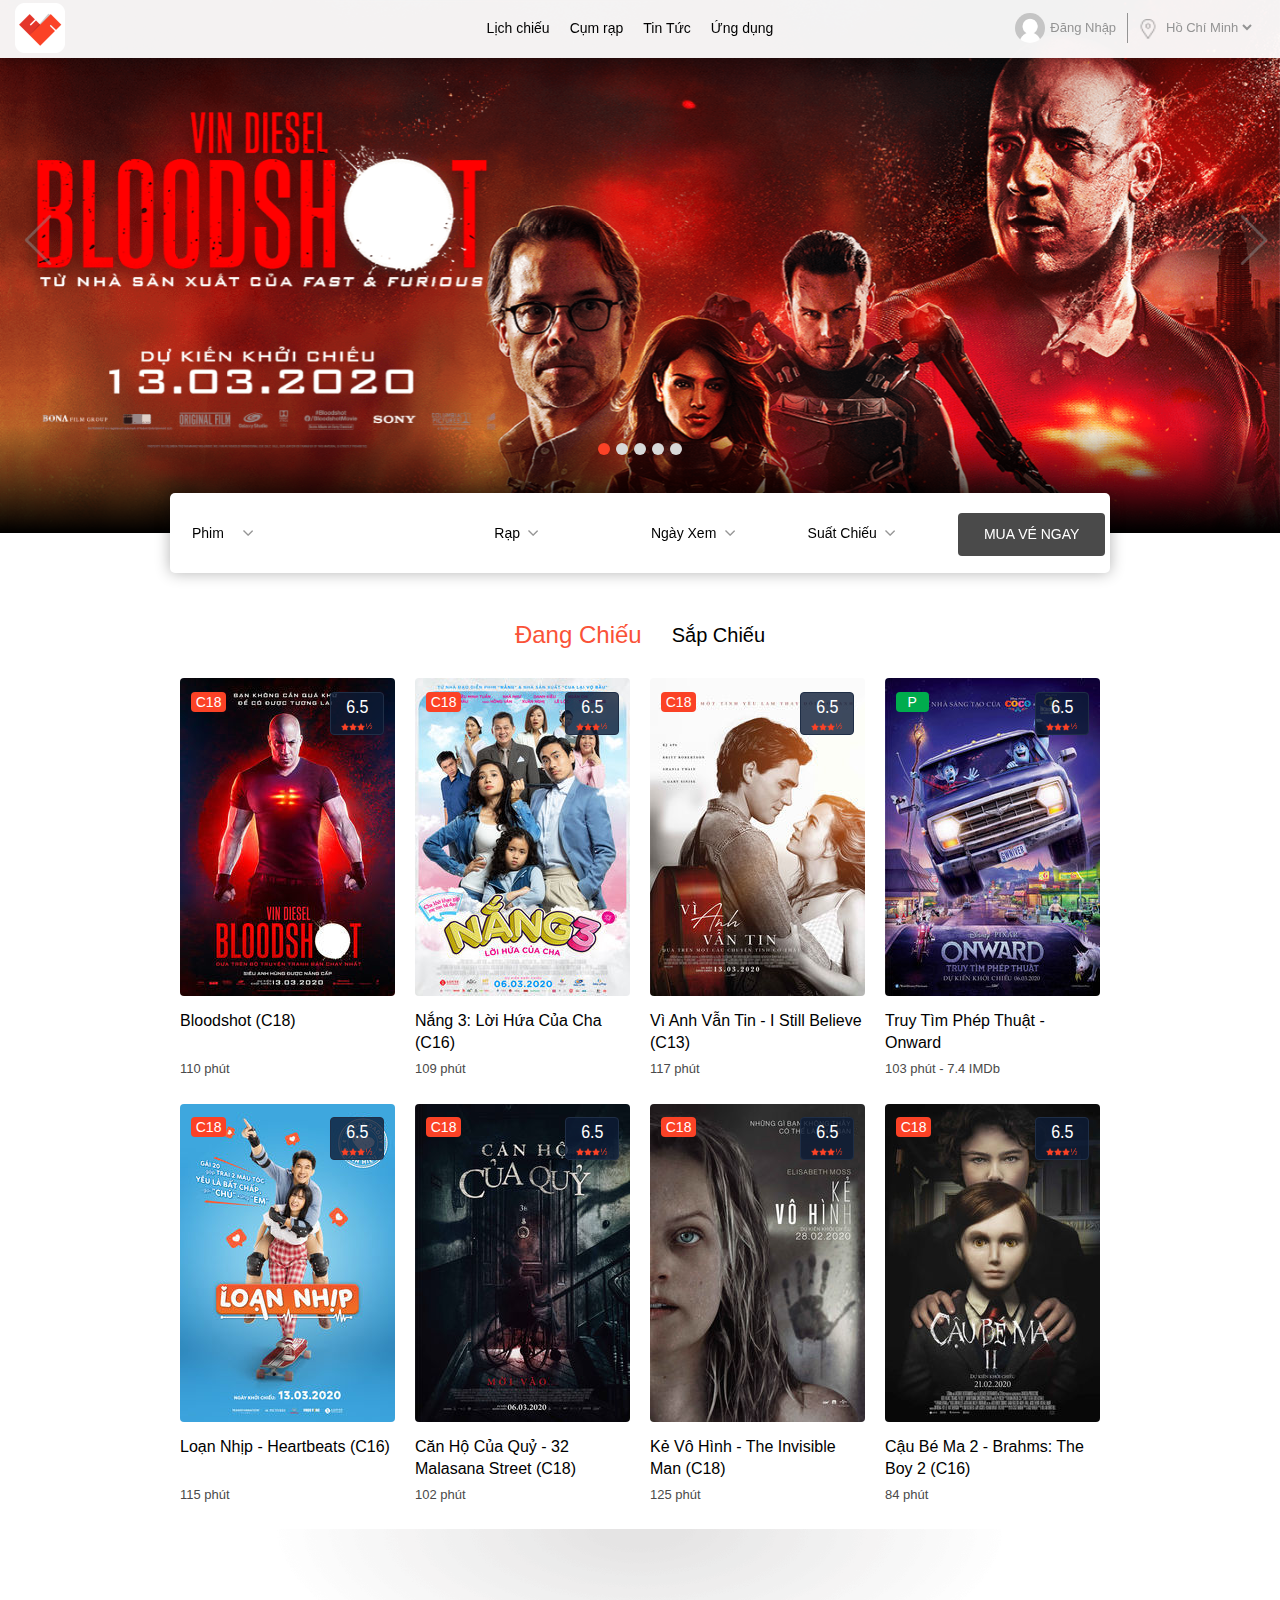
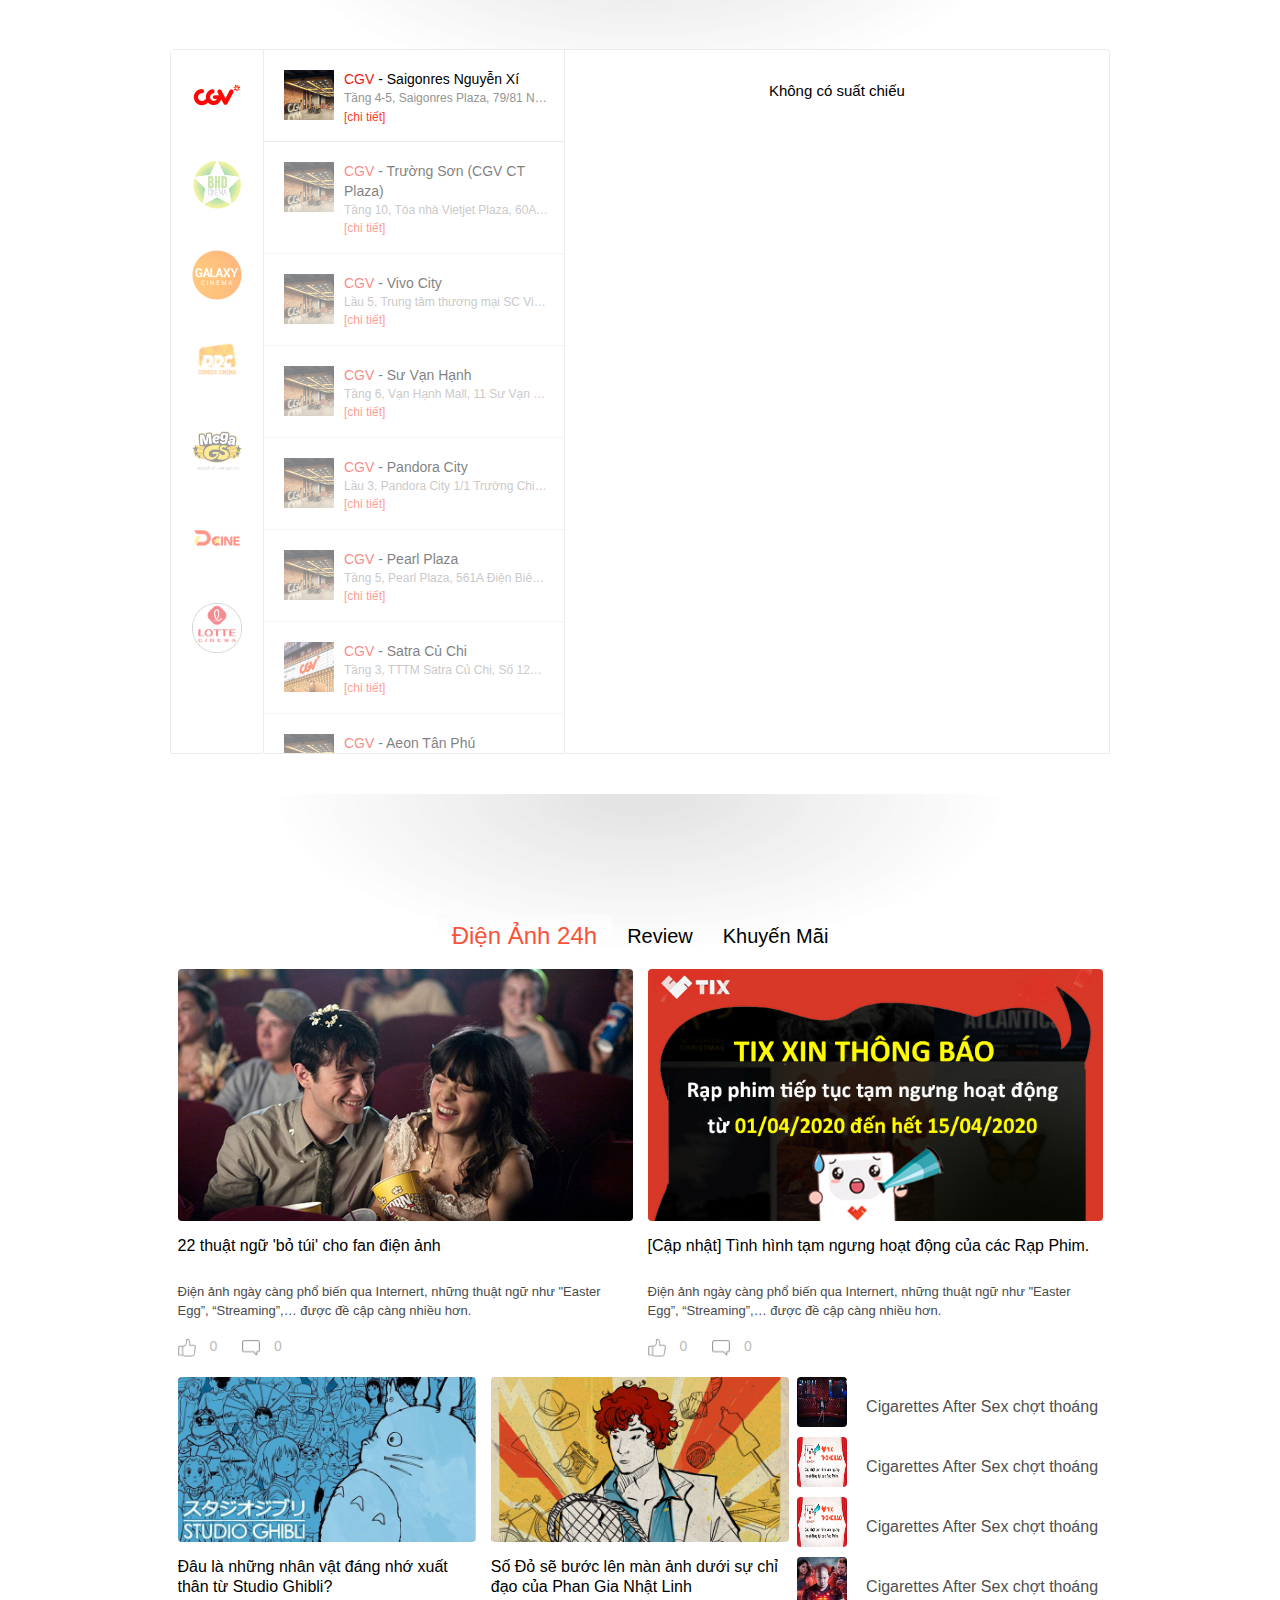
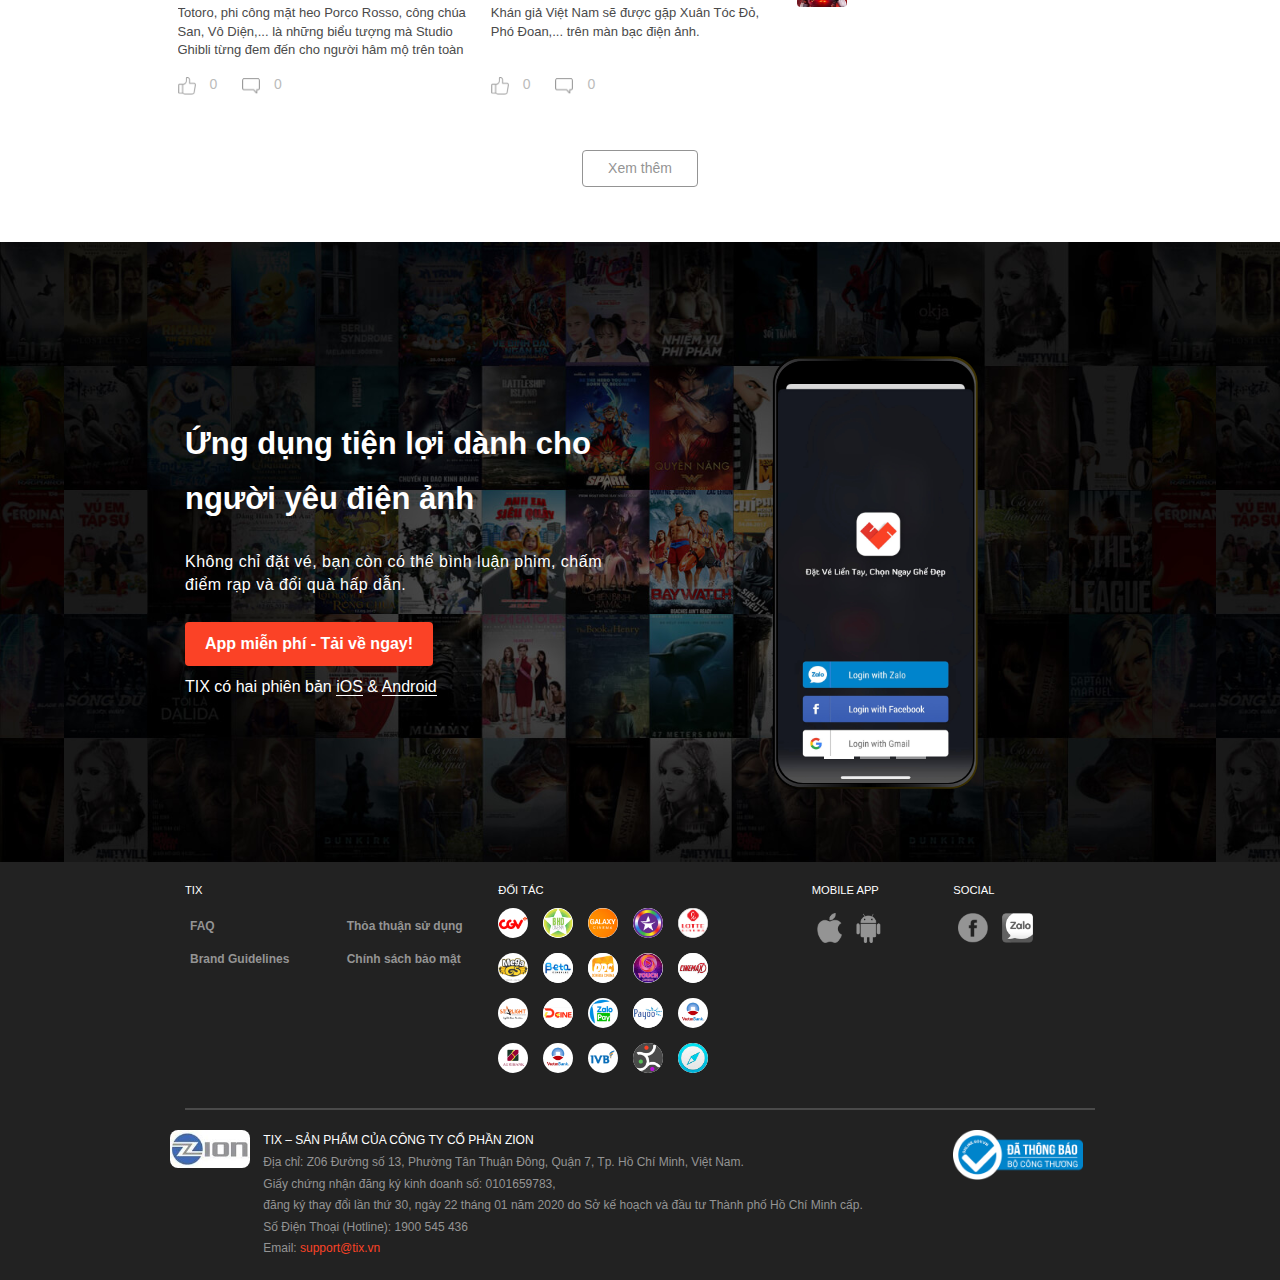
<file: index.html>
<!DOCTYPE html>
<html lang="en">

<head>
    <meta charset="UTF-8" />
    <meta name="viewport" content="width=device-width, initial-scale=1.0" />
    <title>Công nghệ phần mềm - Nhóm 8</title>
    <!--[if lt IE 9]>
      <script src="/js/html5shiv.js"></script>
    <![endif]-->
    <!-- font awesome -->
    <link rel="stylesheet" href="https://cdnjs.cloudflare.com/ajax/libs/font-awesome/5.13.0/css/all.min.css" />
    <!-- bootstrap 4 -->
    <link rel="stylesheet" href="https://stackpath.bootstrapcdn.com/bootstrap/4.4.1/css/bootstrap.min.css" integrity="sha384-Vkoo8x4CGsO3+Hhxv8T/Q5PaXtkKtu6ug5TOeNV6gBiFeWPGFN9MuhOf23Q9Ifjh" crossorigin="anonymous" />
    <!-- owl carousel -->
    <link rel="stylesheet" href="css/owl.carousel.css" />
    <link rel="stylesheet" href="css/owl.theme.default.css" />
    <!-- slick slide -->
    <link rel="stylesheet" href="css/slick.css" />
    <link rel="stylesheet" href="css/slick-theme.css" />
    <!-- main css -->
    <link rel="stylesheet" href="./css/main.css" />
</head>

<body>
    <!-- header -->
    <header class="header">
        <nav class="navbar navbar-expand-sm">
            <div class="header-left col-xl-3 col-lg-2 col-md-2 col-sm-6 col-6">
                <a class="navbar-brand" href="index.html"><img src="./img/web-logo.png" alt="logo" /></a>
            </div>
            <button class="navbar-toggler hidden-sm-up col-6" type="button" data-toggle="collapse" data-target="#navbarSupportedContent" aria-controls="navbarSupportedContent" aria-expanded="false" aria-label="Toggle navigation">
          <img src="./img/button-header.png" alt="button-header" />
        </button>
            <div class="header-center col-xl-6 col-lg-6 col-md-7" id="navbarSupportedContent">
                <div class="collapse navbar-collapse" id="navbarSupportedContent">
                    <ul class="navbar-nav">
                        <li class="nav-item">
                            <a class="nav-link" href="#showTimes">Lịch chiếu</a>
                        </li>
                        <li class="nav-item">
                            <a class="nav-link" href="#movieTheater">Cụm rạp</a>
                        </li>
                        <li class="nav-item">
                            <a class="nav-link" href="#news">Tin Tức</a>
                        </li>
                        <li class="nav-item">
                            <a class="nav-link" href="#appMobile">Ứng dụng</a>
                        </li>
                    </ul>
                </div>
            </div>

            <div class="header-right col-xl-3 col-lg-4 col-md-5 col-sm-6 px-0">
                <div class="avatar">
                    <a href=""><img src="./img/avatar.png" alt="avatar" /><span>Đăng Nhập</span
              ></a
            >
          </div>
          <div class="location">
            <img src="./img/location-header.png" alt="" />
            <select name="location" id="location">
              <option>Hồ Chí Minh</option>
              <option value="HaNoi">Hà Nội</option>
              <option value="DaNang">Đà Nẵng</option>
              <option value="HaiPhong">Hải Phòng</option>
              <option value="BienHoa">Biên Hòa</option>
              <option value="NhaTrang">Nha Trang</option>
              <option value="BinhDuong">Bình Dương</option>
              <option value="PhanThiet">Phan Thiết</option>
            </select>
          </div>
        </div>
      </nav>
    </header>
    <!-- Carousel tix -->
    <section class="carouselTix">
      <div id="carouselTix" class="carousel slide" data-ride="carousel">
        <ol class="carousel-indicators">
          <li data-target="#carouselTix" data-slide-to="0" class="active"></li>
          <li data-target="#carouselTix" data-slide-to="1"></li>
          <li data-target="#carouselTix" data-slide-to="2"></li>
          <li data-target="#carouselTix" data-slide-to="3"></li>
          <li data-target="#carouselTix" data-slide-to="4"></li>
        </ol>
        <div class="carousel-inner">
          <div class="carousel-item active">
            <img
              src="img/vin-dau-nhot.png"
              class="d-block w-100 carousel-img"
              alt="carousel"
            />
            <div class="carousel-play">
              <a data-toggle="modal" data-target="#trailerMovie">
                <img src="img/play-video.png" alt="carousel-play" />
              </a>
            </div>
          </div>
          <div class="carousel-item">
            <img
              src="img/can-ho.jpg"
              class="d-block w-100 carousel-img"
              alt="carousel"
            />
            <div class="carousel-play">
              <a data-toggle="modal" data-target="#trailerMovie">
                <img src="img/play-video.png" alt="carousel-play" />
              </a>
            </div>
          </div>
          <div class="carousel-item">
            <img
              src="img/onward.jpg"
              class="d-block w-100 carousel-img"
              alt="carousel"
            />
            <div class="carousel-play">
              <a data-toggle="modal" data-target="#trailerMovie">
                <img src="img/play-video.png" alt="carousel-play" />
              </a>
            </div>
          </div>
          <div class="carousel-item">
            <img
              src="img/dauan.jpg"
              class="d-block w-100 carousel-img"
              alt="carousel"
            />
            <div class="carousel-play">
              <a data-toggle="modal" data-target="#trailerMovie">
                <img src="img/play-video.png" alt="carousel-play" />
              </a>
            </div>
          </div>
          <div class="carousel-item">
            <img
              src="img/nang-3.jpg"
              class="d-block w-100 carousel-img"
              alt="carousel"
            />
            <div class="carousel-play">
              <a data-toggle="modal" data-target="#trailerMovie">
                <img src="img/play-video.png" alt="carousel-play" />
              </a>
            </div>
          </div>
        </div>

        <a
          class="carousel-control-prev control--back"
          href="#carouselTix"
          role="button"
          data-slide="prev"
        >
          <span aria-hidden="true"
            ><img src="img/back-session.png" alt="back"
          /></span>
                        <span class="sr-only">Previous</span>
                    </a>
                    <a class="carousel-control-next control--next" href="#carouselTix" role="button" data-slide="next">
                        <span aria-hidden="true"><img src="img/next-session.png" alt="next"
          /></span>
                        <span class="sr-only">Next</span>
                    </a>
                </div>
                <div class="background-linear"></div>
                </section>
                <!-- buyTicket -->
                <section class="buyTicket">
                    <div class="buyTicket__content">
                        <div class="item__dropdown dropdown col-xl-4">
                            <a class="dropdown-toggle dropdown-toggle--edit" href="#" role="button" id="movie" data-toggle="dropdown" aria-haspopup="true" aria-expanded="false">
            Phim
          </a>
                            <div class="dropdown-menu dropdown-menu--edit" aria-labelledby="movie">
                                <a class="dropdown-item" href="#">Bloodshot (C18)</a>
                                <a class="dropdown-item" href="#">Nắng 3: Lời Hứa Của Cha (C16)</a>
                                <a class="dropdown-item" href="#">Vì Anh Vẫn Tin - I Still Believe (C13)</a
            >
            <a class="dropdown-item" href="#">Truy Tìm Phép Thuật - Onward</a>
                                <a class="dropdown-item" href="#">Loạn Nhịp - Heartbeats (C16)</a>
                                <a class="dropdown-item" href="#">Căn Hộ Của Quỷ - 32 Malasana Street (C18)</a
            >
            <a class="dropdown-item" href="#"
              >Kẻ Vô Hình - The Invisible Man (C18)</a
            >
            <a class="dropdown-item" href="#"
              >Cậu Bé Ma 2 - Brahms: The Boy 2 (C16)</a
            >
          </div>
        </div>
        <div class="item__dropdown dropdown col-xl-2">
          <a
            class="dropdown-toggle dropdown-toggle--edit"
            href="#"
            role="button"
            id="theater"
            data-toggle="dropdown"
            aria-haspopup="true"
            aria-expanded="false"
          >
            Rạp
          </a>
                                <div class="dropdown-menu dropdown-menu--edit" aria-labelledby="theater">
                                    <a class="dropdown-item" href="#">sada</a>
                                    <a class="dropdown-item" href="#">Another action</a>
                                    <a class="dropdown-item" href="#">Something else here</a>
                                </div>
                            </div>
                            <div class="item__dropdown dropdown col-xl-2">
                                <a class="dropdown-toggle dropdown-toggle--edit" href="#" role="button" id="dayView" data-toggle="dropdown" aria-haspopup="true" aria-expanded="false">
            Ngày Xem
          </a>
                                <div class="dropdown-menu dropdown-menu--edit" aria-labelledby="dayView">
                                    <a class="dropdown-item" href="#">sada</a>
                                    <a class="dropdown-item" href="#">Anothdấdadasder action</a>
                                    <a class="dropdown-item" href="#">Something else here</a>
                                </div>
                            </div>
                            <div class="item__dropdown dropdown col-xl-2">
                                <a class="dropdown-toggle dropdown-toggle--edit" href="#" role="button" id="suatChieu" data-toggle="dropdown" aria-haspopup="true" aria-expanded="false">
            Suất Chiếu
          </a>
                                <div class="dropdown-menu dropdown-menu--edit" aria-labelledby="suatChieu">
                                    <a class="dropdown-item" href="#">sada</a>
                                    <a class="dropdown-item" href="#">Another action</a>
                                    <a class="dropdown-item" href="#">Something else here</a>
                                </div>
                            </div>
                            <div class="item__button col-xl-2">
                                <button class="btn" type="button">Mua vé ngay</button>
                            </div>
                        </div>
                </section>
                <!-- showTimes -->
                <div class="showTimes" id="showTimes">
                    <div class="showTimes__content">
                        <ul class="nav nav-tabs d-flex justify-content-center" id="showTimesTab" role="tablist">
                            <li class="nav-item">
                                <a class="nav-link active" id="nowShowing-tab" data-toggle="tab" href="#nowShowing" role="tab" aria-controls="nowShowing" aria-selected="true">Đang Chiếu</a
            >
          </li>
          <li class="nav-item">
            <a
              class="nav-link"
              id="comingSoon-tab"
              data-toggle="tab"
              href="#comingSoon"
              role="tab"
              aria-controls="comingSoon"
              aria-selected="false"
              >Sắp Chiếu</a
            >
          </li>
        </ul>
        <div class="tab-content" id="showTimesTab">
          <div
            class="tab-pane fade show active"
            id="nowShowing"
            role="tabpanel"
            aria-labelledby="home-tab"
          >
            <div class="nowShowing__content">
              <div class="row">
                <div class="col-sm-3">
                  <div class="film">
                    <a href="detail.html">
                      <div class="film__image">
                        <img src="img/bloodshot.jpg" alt="film__image" />
                        <div class="film__play">
                          <a
                            href="#"
                            data-toggle="modal"
                            data-target="#trailerMovie"
                          >
                            <img src="img/play-video.png" alt="play" />
                          </a>
                    </div>
                    <div class="typePoint">
                        <span class="span--red">C18</span>
                        <span class="point">
                            <p>6.5</p>
                            <p>
                              <img src="img/star1.png" alt="star1" />
                              <img src="img/star1.png" alt="star1" />
                              <img src="img/star1.png" alt="star1" />
                              <img src="img/star1.2.png" alt="star1.2" />
                            </p>
                          </span>
                    </div>
                </div>
                </a>

                <div class="film__info">
                    <div class="info">
                        <p>Bloodshot (C18)</p>
                        <p>110 phút</p>
                    </div>
                    <div class="infoTicket">
                        <a class="btnTicket">Mua vé</a>
                    </div>
                </div>
                </div>
            </div>
            <div class="col-sm-3">
                <div class="film">
                    <div class="film__image">
                        <img src="img/nang-3-loi-hua-cua-cha.jpg" alt="film__image" />
                        <div class="film__play">
                            <a href="#" data-toggle="modal" data-target="#trailerMovie">
                                <img src="img/play-video.png" alt="play" />
                            </a>
                        </div>
                        <div class="typePoint">
                            <span class="span--red">C18</span>
                            <span class="point">
                          <p>6.5</p>
                          <p>
                            <img src="img/star1.png" alt="star1" />
                            <img src="img/star1.png" alt="star1" />
                            <img src="img/star1.png" alt="star1" />
                            <img src="img/star1.2.png" alt="star1.2" />
                          </p>
                        </span>
                        </div>
                    </div>
                    <div class="film__info">
                        <p>Nắng 3: Lời Hứa Của Cha (C16)</p>
                        <p>109 phút</p>
                    </div>
                </div>
            </div>
            <div class="col-sm-3">
                <div class="film">
                    <div class="film__image">
                        <img src="img/vi-anh-van-tin.jpg" alt="film__image" />
                        <div class="film__play">
                            <a href="#" data-toggle="modal" data-target="#trailerMovie">
                                <img src="img/play-video.png" alt="play" />
                            </a>
                        </div>
                        <div class="typePoint">
                            <span class="span--red">C18</span>
                            <span class="point">
                          <p>6.5</p>
                          <p>
                            <img src="img/star1.png" alt="star1" />
                            <img src="img/star1.png" alt="star1" />
                            <img src="img/star1.png" alt="star1" />
                            <img src="img/star1.2.png" alt="star1.2" />
                          </p>
                        </span>
                        </div>
                    </div>
                    <div class="film__info">
                        <p>Vì Anh Vẫn Tin - I Still Believe (C13)</p>
                        <p>117 phút</p>
                    </div>
                </div>
            </div>
            <div class="col-sm-3">
                <div class="film">
                    <div class="film__image">
                        <img src="img/truy-ti-m-phe-p-thua-t-onward.jpg" alt="film__image" />
                        <div class="film__play">
                            <a href="#" data-toggle="modal" data-target="#trailerMovie">
                                <img src="img/play-video.png" alt="play" />
                            </a>
                        </div>
                        <div class="typePoint">
                            <span class="span--green">P</span>
                            <span class="point">
                          <p>6.5</p>
                          <p>
                            <img src="img/star1.png" alt="star1" />
                            <img src="img/star1.png" alt="star1" />
                            <img src="img/star1.png" alt="star1" />
                            <img src="img/star1.2.png" alt="star1.2" />
                          </p>
                        </span>
                        </div>
                    </div>
                    <div class="film__info">
                        <p>Truy Tìm Phép Thuật - Onward</p>
                        <p>103 phút - 7.4 IMDb</p>
                    </div>
                </div>
            </div>
            <div class="col-sm-3">
                <div class="film">
                    <div class="film__image">
                        <img src="img/loan-nhip.jpg" alt="film__image" />
                        <div class="film__play">
                            <a href="#" data-toggle="modal" data-target="#trailerMovie">
                                <img src="img/play-video.png" alt="play" />
                            </a>
                        </div>
                        <div class="typePoint">
                            <span class="span--red">C18</span>
                            <span class="point">
                          <p>6.5</p>
                          <p>
                            <img src="img/star1.png" alt="star1" />
                            <img src="img/star1.png" alt="star1" />
                            <img src="img/star1.png" alt="star1" />
                            <img src="img/star1.2.png" alt="star1.2" />
                          </p>
                        </span>
                        </div>
                    </div>
                    <div class="film__info">
                        <p>Loạn Nhịp - Heartbeats (C16)</p>
                        <p>115 phút</p>
                    </div>
                </div>
            </div>
            <div class="col-sm-3">
                <div class="film">
                    <div class="film__image">
                        <img src="img/can-ho-cua-quy.jpg" alt="film__image" />
                        <div class="film__play">
                            <a href="#" data-toggle="modal" data-target="#trailerMovie">
                                <img src="img/play-video.png" alt="play" />
                            </a>
                        </div>
                        <div class="typePoint">
                            <span class="span--red">C18</span>
                            <span class="point">
                          <p>6.5</p>
                          <p>
                            <img src="img/star1.png" alt="star1" />
                            <img src="img/star1.png" alt="star1" />
                            <img src="img/star1.png" alt="star1" />
                            <img src="img/star1.2.png" alt="star1.2" />
                          </p>
                        </span>
                        </div>
                    </div>
                    <div class="film__info">
                        <p>Căn Hộ Của Quỷ - 32 Malasana Street (C18)</p>
                        <p>102 phút</p>
                    </div>
                </div>
            </div>
            <div class="col-sm-3">
                <div class="film">
                    <div class="film__image">
                        <img src="img/ke-vo-hinh-the-invisible-man.jpg" alt="film__image" />
                        <div class="film__play">
                            <a href="#" data-toggle="modal" data-target="#trailerMovie">
                                <img src="img/play-video.png" alt="play" />
                            </a>
                        </div>
                        <div class="typePoint">
                            <span class="span--red">C18</span>
                            <span class="point">
                          <p>6.5</p>
                          <p>
                            <img src="img/star1.png" alt="star1" />
                            <img src="img/star1.png" alt="star1" />
                            <img src="img/star1.png" alt="star1" />
                            <img src="img/star1.2.png" alt="star1.2" />
                          </p>
                        </span>
                        </div>
                    </div>
                    <div class="film__info">
                        <p>Kẻ Vô Hình - The Invisible Man (C18)</p>
                        <p>125 phút</p>
                    </div>
                </div>
            </div>
            <div class="col-sm-3">
                <div class="film">
                    <div class="film__image">
                        <img src="img/cau-be-ma.jpg" alt="film__image" />
                        <div class="film__play">
                            <a href="#" data-toggle="modal" data-target="#trailerMovie">
                                <img src="img/play-video.png" alt="play" />
                            </a>
                        </div>
                        <div class="typePoint">
                            <span class="span--red">C18</span>
                            <span class="point">
                          <p>6.5</p>
                          <p>
                            <img src="img/star1.png" alt="star1" />
                            <img src="img/star1.png" alt="star1" />
                            <img src="img/star1.png" alt="star1" />
                            <img src="img/star1.2.png" alt="star1.2" />
                          </p>
                        </span>
                        </div>
                    </div>
                    <div class="film__info">
                        <p>Cậu Bé Ma 2 - Brahms: The Boy 2 (C16)</p>
                        <p>84 phút</p>
                    </div>
                </div>
            </div>
            </div>
            </div>
            </div>
            <div class="tab-pane fade" id="comingSoon" role="tabpanel" aria-labelledby="profile-tab">
                <div class="sapchieu__content comingSoon__content owl-carousel owl-theme">
                    <div class="row">
                        <div class="col-sm-3">
                            <div class="film">
                                <div class="film__image">
                                    <img src="img/vo-dien-sat-nhan.jpg" alt="vo-dien-sat-nhan" />
                                    <div class="film__play">
                                        <a href="#" data-toggle="modal" data-target="#trailerMovie">
                                            <img src="img/play-video.png" alt="play" />
                                        </a>
                                    </div>
                                    <div class="typePoint">
                                        <span class="span--green">P</span>
                                        <span>17/04</span>
                                    </div>
                                </div>
                                <div class="film__info">
                                    <p>Vô Diện Sát Nhân</p>
                                    <p>100 phút</p>
                                </div>
                            </div>
                        </div>
                        <div class="col-sm-3">
                            <div class="film">
                                <div class="film__image">
                                    <img src="img/loan-nhip.jpg" alt="film__image" />
                                    <div class="film__play">
                                        <a href="#" data-toggle="modal" data-target="#trailerMovie">
                                            <img src="img/play-video.png" alt="play" />
                                        </a>
                                    </div>
                                    <div class="typePoint">
                                        <span class="span--green">P</span>
                                        <span>17/04</span>
                                    </div>
                                </div>
                                <div class="film__info">
                                    <p>Khu Vườn Huyền Bí - The Secret Garden</p>
                                    <p>115 phút</p>
                                </div>
                            </div>
                        </div>
                        <div class="col-sm-3">
                            <div class="film">
                                <div class="film__image">
                                    <img src="img/vo-dien-sat-nhan.jpg" alt="vo-dien-sat-nhan" />
                                    <div class="film__play">
                                        <a href="#" data-toggle="modal" data-target="#trailerMovie">
                                            <img src="img/play-video.png" alt="play" />
                                        </a>
                                    </div>
                                    <div class="typePoint">
                                        <span class="span--green">P</span>
                                        <span>17/04</span>
                                    </div>
                                </div>
                                <div class="film__info">
                                    <p>Vô Diện Sát Nhân</p>
                                    <p>100 phút</p>
                                </div>
                            </div>
                        </div>
                        <div class="col-sm-3">
                            <div class="film">
                                <div class="film__image">
                                    <img src="img/loan-nhip.jpg" alt="film__image" />
                                    <div class="film__play">
                                        <a href="#" data-toggle="modal" data-target="#trailerMovie">
                                            <img src="img/play-video.png" alt="play" />
                                        </a>
                                    </div>
                                    <div class="typePoint">
                                        <span class="span--green">P</span>
                                        <span>17/04</span>
                                    </div>
                                </div>
                                <div class="film__info">
                                    <p>Khu Vườn Huyền Bí - The Secret Garden</p>
                                    <p>115 phút</p>
                                </div>
                            </div>
                        </div>
                        <div class="col-sm-3">
                            <div class="film">
                                <div class="film__image">
                                    <img src="img/vo-dien-sat-nhan.jpg" alt="vo-dien-sat-nhan" />
                                    <div class="film__play">
                                        <a href="#" data-toggle="modal" data-target="#trailerMovie">
                                            <img src="img/play-video.png" alt="play" />
                                        </a>
                                    </div>
                                    <div class="typePoint">
                                        <span class="span--green">P</span>
                                        <span>17/04</span>
                                    </div>
                                </div>
                                <div class="film__info">
                                    <p>Vô Diện Sát Nhân</p>
                                    <p>100 phút</p>
                                </div>
                            </div>
                        </div>
                        <div class="col-sm-3">
                            <div class="film">
                                <div class="film__image">
                                    <img src="img/loan-nhip.jpg" alt="film__image" />
                                    <div class="film__play">
                                        <a href="#" data-toggle="modal" data-target="#trailerMovie">
                                            <img src="img/play-video.png" alt="play" />
                                        </a>
                                    </div>
                                    <div class="typePoint">
                                        <span class="span--green">P</span>
                                        <span>17/04</span>
                                    </div>
                                </div>
                                <div class="film__info">
                                    <p>Khu Vườn Huyền Bí - The Secret Garden</p>
                                    <p>115 phút</p>
                                </div>
                            </div>
                        </div>
                        <div class="col-sm-3">
                            <div class="film">
                                <div class="film__image">
                                    <img src="img/vo-dien-sat-nhan.jpg" alt="vo-dien-sat-nhan" />
                                    <div class="film__play">
                                        <a href="#" data-toggle="modal" data-target="#trailerMovie">
                                            <img src="img/play-video.png" alt="play" />
                                        </a>
                                    </div>
                                    <div class="typePoint">
                                        <span class="span--green">P</span>
                                        <span>17/04</span>
                                    </div>
                                </div>
                                <div class="film__info">
                                    <p>Vô Diện Sát Nhân</p>
                                    <p>100 phút</p>
                                </div>
                            </div>
                        </div>
                        <div class="col-sm-3">
                            <div class="film">
                                <div class="film__image">
                                    <img src="img/loan-nhip.jpg" alt="film__image" />
                                    <div class="film__play">
                                        <a href="#" data-toggle="modal" data-target="#trailerMovie">
                                            <img src="img/play-video.png" alt="play" />
                                        </a>
                                    </div>
                                    <div class="typePoint">
                                        <span class="span--green">P</span>
                                        <span>17/04</span>
                                    </div>
                                </div>
                                <div class="film__info">
                                    <p>Khu Vườn Huyền Bí - The Secret Garden</p>
                                    <p>115 phút</p>
                                </div>
                            </div>
                        </div>
                    </div>
                    <div class="row">
                        <div class="col-sm-3">
                            <div class="film">
                                <div class="film__image">
                                    <img src="img/vo-dien-sat-nhan.jpg" alt="vo-dien-sat-nhan" />
                                    <div class="film__play">
                                        <a href="#" data-toggle="modal" data-target="#trailerMovie">
                                            <img src="img/play-video.png" alt="play" />
                                        </a>
                                    </div>
                                    <div class="typePoint">
                                        <span class="span--green">P</span>
                                        <span>17/04</span>
                                    </div>
                                </div>
                                <div class="film__info">
                                    <p>Vô Diện Sát Nhân</p>
                                    <p>100 phút</p>
                                </div>
                            </div>
                        </div>
                        <div class="col-sm-3">
                            <div class="film">
                                <div class="film__image">
                                    <img src="img/loan-nhip.jpg" alt="film__image" />
                                    <div class="film__play">
                                        <a href="#" data-toggle="modal" data-target="#trailerMovie">
                                            <img src="img/play-video.png" alt="play" />
                                        </a>
                                    </div>
                                    <div class="typePoint">
                                        <span class="span--green">P</span>
                                        <span>17/04</span>
                                    </div>
                                </div>
                                <div class="film__info">
                                    <p>Khu Vườn Huyền Bí - The Secret Garden</p>
                                    <p>115 phút</p>
                                </div>
                            </div>
                        </div>
                        <div class="col-sm-3">
                            <div class="film">
                                <div class="film__image">
                                    <img src="img/vo-dien-sat-nhan.jpg" alt="vo-dien-sat-nhan" />
                                    <div class="film__play">
                                        <a href="#" data-toggle="modal" data-target="#trailerMovie">
                                            <img src="img/play-video.png" alt="play" />
                                        </a>
                                    </div>
                                    <div class="typePoint">
                                        <span class="span--green">P</span>
                                        <span>17/04</span>
                                    </div>
                                </div>
                                <div class="film__info">
                                    <p>Vô Diện Sát Nhân</p>
                                    <p>100 phút</p>
                                </div>
                            </div>
                        </div>
                        <div class="col-sm-3">
                            <div class="film">
                                <div class="film__image">
                                    <img src="img/loan-nhip.jpg" alt="film__image" />
                                    <div class="film__play">
                                        <a href="#" data-toggle="modal" data-target="#trailerMovie">
                                            <img src="img/play-video.png" alt="play" />
                                        </a>
                                    </div>
                                    <div class="typePoint">
                                        <span class="span--green">P</span>
                                        <span>17/04</span>
                                    </div>
                                </div>
                                <div class="film__info">
                                    <p>Khu Vườn Huyền Bí - The Secret Garden</p>
                                    <p>115 phút</p>
                                </div>
                            </div>
                        </div>
                        <div class="col-sm-3">
                            <div class="film">
                                <div class="film__image">
                                    <img src="img/vo-dien-sat-nhan.jpg" alt="vo-dien-sat-nhan" />
                                    <div class="film__play">
                                        <a href="#" data-toggle="modal" data-target="#trailerMovie">
                                            <img src="img/play-video.png" alt="play" />
                                        </a>
                                    </div>
                                    <div class="typePoint">
                                        <span class="span--green">P</span>
                                        <span>17/04</span>
                                    </div>
                                </div>
                                <div class="film__info">
                                    <p>Vô Diện Sát Nhân</p>
                                    <p>100 phút</p>
                                </div>
                            </div>
                        </div>
                        <div class="col-sm-3">
                            <div class="film">
                                <div class="film__image">
                                    <img src="img/loan-nhip.jpg" alt="film__image" />
                                    <div class="film__play">
                                        <a href="#" data-toggle="modal" data-target="#trailerMovie">
                                            <img src="img/play-video.png" alt="play" />
                                        </a>
                                    </div>
                                    <div class="typePoint">
                                        <span class="span--green">P</span>
                                        <span>17/04</span>
                                    </div>
                                </div>
                                <div class="film__info">
                                    <p>Khu Vườn Huyền Bí - The Secret Garden</p>
                                    <p>115 phút</p>
                                </div>
                            </div>
                        </div>
                        <div class="col-sm-3">
                            <div class="film">
                                <div class="film__image">
                                    <img src="img/vo-dien-sat-nhan.jpg" alt="vo-dien-sat-nhan" />
                                    <div class="film__play">
                                        <a href="#" data-toggle="modal" data-target="#trailerMovie">
                                            <img src="img/play-video.png" alt="play" />
                                        </a>
                                    </div>
                                    <div class="typePoint">
                                        <span class="span--green">P</span>
                                        <span>17/04</span>
                                    </div>
                                </div>
                                <div class="film__info">
                                    <p>Vô Diện Sát Nhân</p>
                                    <p>100 phút</p>
                                </div>
                            </div>
                        </div>
                        <div class="col-sm-3">
                            <div class="film">
                                <div class="film__image">
                                    <img src="img/loan-nhip.jpg" alt="film__image" />
                                    <div class="film__play">
                                        <a href="#" data-toggle="modal" data-target="#trailerMovie">
                                            <img src="img/play-video.png" alt="play" />
                                        </a>
                                    </div>
                                    <div class="typePoint">
                                        <span class="span--green">P</span>
                                        <span>17/04</span>
                                    </div>
                                </div>
                                <div class="film__info">
                                    <p>Khu Vườn Huyền Bí - The Secret Garden</p>
                                    <p>115 phút</p>
                                </div>
                            </div>
                        </div>
                    </div>
                </div>
            </div>
            </div>
            </div>
            </div>
            <!-- movieTheater -->
            <section class="movieTheater" id="movieTheater">
                <div class="movieTheater__background"></div>
                <div class="movieTheater__content">
                    <div class="nav nav-pills flex-column" id="v-pills-tab" role="tablist" aria-orientation="vertical">
                        <a class="nav-item nav-link active" id="nav-cgv-tab" data-toggle="tab" href="#CGV" role="tab" aria-controls="CGV" aria-selected="true">
                            <img src="img/cgv.png" alt="CGV" />
                        </a>
                        <a class="nav-item nav-link" id="nav-bhd-tab" data-toggle="tab" href="#BHD" role="tab" aria-controls="BHD" aria-selected="false">
                            <img src="img/bhd.png" alt="BHD" />
                        </a>
                        <a class="nav-item nav-link" id="nav-galaxy-tab" data-toggle="tab" href="#GALAXY" role="tab" aria-controls="GALAXY" aria-selected="false">
                            <img src="img/galaxycine.png" alt="GALAXY" />
                        </a>
                        <a class="nav-item nav-link" id="nav-ddc-tab" data-toggle="tab" href="#DDC" role="tab" aria-controls="DDC" aria-selected="false">
                            <img src="img/dongdacinema.png" alt="DDC" />
                        </a>
                        <a class="nav-item nav-link" id="nav-megags-tab" data-toggle="tab" href="#MEGAGS" role="tab" aria-controls="MEGAGS" aria-selected="false">
                            <img src="img/megags.png" alt="MEGAGS" />
                        </a>
                        <a class="nav-item nav-link" id="nav-dcine-tab" data-toggle="tab" href="#DCINE" role="tab" aria-controls="DCINE" aria-selected="false">
                            <img src="img/dcine.png" alt="DCINE" />
                        </a>
                        <a class="nav-item nav-link" id="nav-lotte-tab" data-toggle="tab" href="#LOTTE" role="tab" aria-controls="LOTTE" aria-selected="false">
                            <img src="img/lottecinema.png" alt="LOTTE" />
                        </a>
                    </div>
                    <div class="tab-content" id="v-pills-tabContent">
                        <div class="tab-pane fade show active" id="CGV" role="tabpanel" aria-labelledby="nav-cgv-tab">
                            <div class="cinemaLocation active">
                                <img class="imgCinema" src="img/movieTheater/cgv-saigonres-nguyen-xi.jpg" alt="CGV" />
                                <div class="cinemaInfo">
                                    <p><span>CGV</span> - Saigonres Nguyễn Xí</p>
                                    <p>
                                        Tầng 4-5, Saigonres Plaza, 79/81 Nguyễn Xí, P 26, Q Bình Thạnh
                                    </p>
                                    <p><a href="">[chi tiết]</a></p>
                                </div>
                            </div>
                            <div class="cinemaLocation">
                                <img class="imgCinema" src="img/movieTheater/cgv-saigonres-nguyen-xi.jpg" alt="CGV" />
                                <div class="cinemaInfo">
                                    <p><span>CGV</span> - Trường Sơn (CGV CT Plaza)</p>
                                    <p>
                                        Tầng 10, Tòa nhà Vietjet Plaza, 60A Trường Sơn, P.2, Q. Tân Bình, TP.HCM, Việt Nam
                                    </p>
                                    <p><a href="">[chi tiết]</a></p>
                                </div>
                            </div>
                            <div class="cinemaLocation">
                                <img class="imgCinema" src="img/movieTheater/cgv-saigonres-nguyen-xi.jpg" alt="CGV" />
                                <div class="cinemaInfo">
                                    <p><span>CGV</span> - Vivo City</p>
                                    <p>
                                        Lầu 5, Trung tâm thương mại SC VivoCity - 1058 Nguyễn Văn Linh, Quận 7
                                    </p>
                                    <p><a href="">[chi tiết]</a></p>
                                </div>
                            </div>
                            <div class="cinemaLocation">
                                <img class="imgCinema" src="img/movieTheater/cgv-saigonres-nguyen-xi.jpg" alt="CGV" />
                                <div class="cinemaInfo">
                                    <p><span>CGV</span> - Sư Vạn Hạnh</p>
                                    <p>Tầng 6, Vạn Hạnh Mall, 11 Sư Vạn Hạnh, Phường 12, Quận 10</p>
                                    <p><a href="">[chi tiết]</a></p>
                                </div>
                            </div>
                            <div class="cinemaLocation">
                                <img class="imgCinema" src="img/movieTheater/cgv-saigonres-nguyen-xi.jpg" alt="CGV" />
                                <div class="cinemaInfo">
                                    <p><span>CGV</span> - Pandora City</p>
                                    <p>
                                        Lầu 3, Pandora City 1/1 Trường Chinh Quận Tân Phú TP. Hồ Chí Minh
                                    </p>
                                    <p><a href="">[chi tiết]</a></p>
                                </div>
                            </div>
                            <div class="cinemaLocation">
                                <img class="imgCinema" src="img/movieTheater/cgv-saigonres-nguyen-xi.jpg" alt="CGV" />
                                <div class="cinemaInfo">
                                    <p><span>CGV</span> - Pearl Plaza</p>
                                    <p>
                                        Tầng 5, Pearl Plaza, 561A Điện Biên Phủ, P.25, Q.Bình Thạnh, TP.HCM
                                    </p>
                                    <p><a href="">[chi tiết]</a></p>
                                </div>
                            </div>
                            <div class="cinemaLocation">
                                <img class="imgCinema" src="img/movieTheater/cgv-cuchi.jpg" alt="CGV" />
                                <div class="cinemaInfo">
                                    <p><span>CGV</span> - Satra Củ Chi</p>
                                    <p>
                                        Tầng 3, TTTM Satra Củ Chi, Số 1239, Tỉnh Lộ 8, Ấp Thạnh An, Xã Trung An, Huyện Củ Chi, TP.HCM
                                    </p>
                                    <p><a href="">[chi tiết]</a></p>
                                </div>
                            </div>
                            <div class="cinemaLocation">
                                <img class="imgCinema" src="img/movieTheater/cgv-saigonres-nguyen-xi.jpg" alt="CGV" />
                                <div class="cinemaInfo">
                                    <p><span>CGV</span> - Aeon Tân Phú</p>
                                    <p>
                                        Lầu 3, Aeon Mall 30 Bờ Bao Tân Thắng, P. Sơn Kỳ Quận Tân Phú TP. Hồ Chí Minh
                                    </p>
                                    <p><a href="">[chi tiết]</a></p>
                                </div>
                            </div>
                            <div class="cinemaLocation">
                                <img class="imgCinema" src="img/movieTheater/cgv-saigonres-nguyen-xi.jpg" alt="CGV" />
                                <div class="cinemaInfo">
                                    <p><span>CGV</span> - Parkson Đồng Khởi</p>
                                    <p>
                                        Tầng 5, số 35 bis-45, đường Lê Thánh Tôn, Phường Bến Nghé, Quận 1, Tp. Hồ Chí Minh, Việt Nam
                                    </p>
                                    <p><a href="">[chi tiết]</a></p>
                                </div>
                            </div>
                            <div class="cinemaLocation">
                                <img class="imgCinema" src="img/movieTheater/cgv-saigonres-nguyen-xi.jpg" alt="CGV" />
                                <div class="cinemaInfo">
                                    <p><span>CGV</span> - Vincom Gò Vấp</p>
                                    <p>
                                        Tầng 5 TTTM Vincom Plaza Gò Vấp, 12 Phan Văn Trị, Phường 7, Quận Gò Vấp
                                    </p>
                                    <p><a href="">[chi tiết]</a></p>
                                </div>
                            </div>
                            <div class="cinemaLocation">
                                <img class="imgCinema" src="img/movieTheater/cgv-saigonres-nguyen-xi.jpg" alt="CGV" />
                                <div class="cinemaInfo">
                                    <p><span>CGV</span> - Vincom Center Landmark 81</p>
                                    <p>
                                        Tầng B1 , TTTM Vincom Center Landmark 81, 772 Điện Biên Phủ, P.22, Q. Bình Thạnh, HCM
                                    </p>
                                    <p><a href="">[chi tiết]</a></p>
                                </div>
                            </div>
                        </div>
                        <div class="tab-pane fade" id="BHD" role="tabpanel" aria-labelledby="nav-bhd-tab">
                            <div class="cinemaLocation active">
                                <img class="imgCinema" src="img/movieTheater/cgv-saigonres-nguyen-xi.jpg" alt="CGV" />
                                <div class="cinemaInfo">
                                    <p><span>BHD</span> - Saigonres Nguyễn Xí</p>
                                    <p>
                                        Tầng 4-5, Saigonres Plaza, 79/81 Nguyễn Xí, P 26, Q Bình Thạnh
                                    </p>
                                    <p><a href="">[chi tiết]</a></p>
                                </div>
                            </div>
                            <div class="cinemaLocation">
                                <img class="imgCinema" src="img/movieTheater/cgv-saigonres-nguyen-xi.jpg" alt="CGV" />
                                <div class="cinemaInfo">
                                    <p><span>BHD</span> - Trường Sơn (CGV CT Plaza)</p>
                                    <p>
                                        Tầng 10, Tòa nhà Vietjet Plaza, 60A Trường Sơn, P.2, Q. Tân Bình, TP.HCM, Việt Nam
                                    </p>
                                    <p><a href="">[chi tiết]</a></p>
                                </div>
                            </div>
                            <div class="cinemaLocation">
                                <img class="imgCinema" src="img/movieTheater/cgv-saigonres-nguyen-xi.jpg" alt="CGV" />
                                <div class="cinemaInfo">
                                    <p><span>BHD</span> - Vivo City</p>
                                    <p>
                                        Lầu 5, Trung tâm thương mại SC VivoCity - 1058 Nguyễn Văn Linh, Quận 7
                                    </p>
                                    <p><a href="">[chi tiết]</a></p>
                                </div>
                            </div>
                            <div class="cinemaLocation">
                                <img class="imgCinema" src="img/movieTheater/cgv-saigonres-nguyen-xi.jpg" alt="CGV" />
                                <div class="cinemaInfo">
                                    <p><span>BHD</span> - Sư Vạn Hạnh</p>
                                    <p>Tầng 6, Vạn Hạnh Mall, 11 Sư Vạn Hạnh, Phường 12, Quận 10</p>
                                    <p><a href="">[chi tiết]</a></p>
                                </div>
                            </div>
                            <div class="cinemaLocation">
                                <img class="imgCinema" src="img/movieTheater/cgv-saigonres-nguyen-xi.jpg" alt="CGV" />
                                <div class="cinemaInfo">
                                    <p><span>BHD</span> - Pandora City</p>
                                    <p>
                                        Lầu 3, Pandora City 1/1 Trường Chinh Quận Tân Phú TP. Hồ Chí Minh
                                    </p>
                                    <p><a href="">[chi tiết]</a></p>
                                </div>
                            </div>
                        </div>
                        <div class="tab-pane fade" id="GALAXY" role="tabpanel" aria-labelledby="nav-galaxy-tab">
                            <div class="cinemaLocation active">
                                <img class="imgCinema" src="img/movieTheater/cgv-saigonres-nguyen-xi.jpg" alt="CGV" />
                                <div class="cinemaInfo">
                                    <p><span>BHD</span> - Saigonres Nguyễn Xí</p>
                                    <p>
                                        Tầng 4-5, Saigonres Plaza, 79/81 Nguyễn Xí, P 26, Q Bình Thạnh
                                    </p>
                                    <p><a href="">[chi tiết]</a></p>
                                </div>
                            </div>
                            <div class="cinemaLocation">
                                <img class="col-sm-3 px-0" src="img/movieTheater/cgv-saigonres-nguyen-xi.jpg" alt="CGV" />
                                <div class="cinemaInfo col-sm-9 px-0">
                                    <p><span>BHD</span> - Trường Sơn (CGV CT Plaza)</p>
                                    <p>
                                        Tầng 10, Tòa nhà Vietjet Plaza, 60A Trường Sơn, P.2, Q. Tân Bình, TP.HCM, Việt Nam
                                    </p>
                                    <p><a href="">[chi tiết]</a></p>
                                </div>
                            </div>
                            <div class="cinemaLocation">
                                <img class="imgCinema" src="img/movieTheater/cgv-saigonres-nguyen-xi.jpg" alt="CGV" />
                                <div class="cinemaInfo">
                                    <p><span>BHD</span> - Vivo City</p>
                                    <p>
                                        Lầu 5, Trung tâm thương mại SC VivoCity - 1058 Nguyễn Văn Linh, Quận 7
                                    </p>
                                    <p><a href="">[chi tiết]</a></p>
                                </div>
                            </div>
                            <div class="cinemaLocation">
                                <img class="imgCinema" src="img/movieTheater/cgv-saigonres-nguyen-xi.jpg" alt="CGV" />
                                <div class="cinemaInfo">
                                    <p><span>BHD</span> - Sư Vạn Hạnh</p>
                                    <p>Tầng 6, Vạn Hạnh Mall, 11 Sư Vạn Hạnh, Phường 12, Quận 10</p>
                                    <p><a href="">[chi tiết]</a></p>
                                </div>
                            </div>
                            <div class="cinemaLocation">
                                <img class="imgCinema" src="img/movieTheater/cgv-saigonres-nguyen-xi.jpg" alt="CGV" />
                                <div class="cinemaInfo">
                                    <p><span>BHD</span> - Pandora City</p>
                                    <p>
                                        Lầu 3, Pandora City 1/1 Trường Chinh Quận Tân Phú TP. Hồ Chí Minh
                                    </p>
                                    <p><a href="">[chi tiết]</a></p>
                                </div>
                            </div>
                            <div class="cinemaLocation">
                                <img class="imgCinema" src="img/movieTheater/cgv-saigonres-nguyen-xi.jpg" alt="CGV" />
                                <div class="cinemaInfo">
                                    <p><span>BHD</span> - Vivo City</p>
                                    <p>
                                        Lầu 5, Trung tâm thương mại SC VivoCity - 1058 Nguyễn Văn Linh, Quận 7
                                    </p>
                                    <p><a href="">[chi tiết]</a></p>
                                </div>
                            </div>
                            <div class="cinemaLocation">
                                <img class="imgCinema" src="img/movieTheater/cgv-saigonres-nguyen-xi.jpg" alt="CGV" />
                                <div class="cinemaInfo">
                                    <p><span>BHD</span> - Sư Vạn Hạnh</p>
                                    <p>Tầng 6, Vạn Hạnh Mall, 11 Sư Vạn Hạnh, Phường 12, Quận 10</p>
                                    <p><a href="">[chi tiết]</a></p>
                                </div>
                            </div>
                            <div class="cinemaLocation">
                                <img class="imgCinema" src="img/movieTheater/cgv-saigonres-nguyen-xi.jpg" alt="CGV" />
                                <div class="cinemaInfo">
                                    <p><span>BHD</span> - Pandora City</p>
                                    <p>
                                        Lầu 3, Pandora City 1/1 Trường Chinh Quận Tân Phú TP. Hồ Chí Minh
                                    </p>
                                    <p><a href="">[chi tiết]</a></p>
                                </div>
                            </div>
                        </div>
                        <div class="tab-pane fade" id="DDC" role="tabpanel" aria-labelledby="nav-ddc-tab">
                            DDC
                        </div>
                        <div class="tab-pane fade" id="MEGAGS" role="tabpanel" aria-labelledby="nav-megags-tab">
                            MEGAGS
                        </div>
                        <div class="tab-pane fade" id="DCINE" role="tabpanel" aria-labelledby="nav-dcine-tab">
                            DCINE
                        </div>
                        <div class="tab-pane fade" id="LOTTE" role="tabpanel" aria-labelledby="nav-lotte-tab">
                            LOTTE
                        </div>
                    </div>
                    <div class="listMovie">
                        <p>Không có suất chiếu</p>
                    </div>
                </div>
            </section>
            <!-- news -->
            <section class="news" id="news">
                <div class="news__nav">
                    <ul class="nav nav-tabs" id="introduceabcTab" role="tablist">
                        <li class="nav-item">
                            <a class="nav-link active" id="home-tab" data-toggle="tab" href="#home" role="tab" aria-controls="home" aria-selected="true">Điện Ảnh 24h</a
            >
          </li>
          <li class="nav-item">
            <a
              class="nav-link"
              id="review-tab"
              data-toggle="tab"
              href="#review"
              role="tab"
              aria-controls="review"
              aria-selected="false"
              >Review</a
            >
          </li>
          <li class="nav-item">
            <a
              class="nav-link"
              id="promotion-tab"
              data-toggle="tab"
              href="#promotion"
              role="tab"
              aria-controls="promotion"
              aria-selected="false"
              >Khuyến Mãi</a
            >
          </li>
        </ul>
      </div>
      <div class="news__content">
        <div class="tab-content" id="introduceabcTabContent">
          <div
            class="tab-pane fade show active"
            id="home"
            role="tabpanel"
            aria-labelledby="home-tab"
          >
            <div class="introduce">
              <div class="introduce__item">
                <a href="">
                  <img
                    src="img/22-thuat-ngu-bo-tui-cho-fan-dien-anh.jpg"
                    alt="22"
                  />
                  <p>22 thuật ngữ 'bỏ túi' cho fan điện ảnh</p>
                </a>
                            <p>
                                Điện ảnh ngày càng phổ biến qua Internert, những thuật ngữ như "Easter Egg”, “Streaming”,… được đề cập càng nhiều hơn.
                            </p>
                            <div class="item__icon">
                                <div class="like">
                                    <img src="img/like.png" alt="like" />
                                    <span>0</span>
                                </div>
                                <div class="comment">
                                    <a href="">
                                        <img src="img/comment.png" alt="comment" />
                                        <span>0</span>
                                    </a>
                                </div>
                            </div>
                </div>
                <div class="introduce__item">
                    <a href="#">
                        <img src="img/cap-nhat-tinh-hinh-tam-ngung-hoat-dong.jpg" alt="22" />
                        <p>
                            [Cập nhật] Tình hình tạm ngưng hoạt động của các Rạp Phim.
                        </p>
                    </a>
                    <p>
                        Điện ảnh ngày càng phổ biến qua Internert, những thuật ngữ như "Easter Egg”, “Streaming”,… được đề cập càng nhiều hơn.
                    </p>
                    <div class="item__icon">
                        <div class="like">
                            <img src="img/like.png" alt="like" />
                            <span>0</span>
                        </div>
                        <div class="comment">
                            <a href="">
                                <img src="img/comment.png" alt="comment" />
                                <span>0</span>
                            </a>
                        </div>
                    </div>
                </div>
                </div>
                <div class="clear"></div>
                <div class="review">
                    <div class="review__item">
                        <a href="">
                            <img src="img/studio-ghibli.jpg" alt="studio-ghibli" />
                            <p>
                                Đâu là những nhân vật đáng nhớ xuất thân từ Studio Ghibli?
                            </p>
                        </a>
                        <p>
                            Totoro, phi công mặt heo Porco Rosso, công chúa San, Vô Diện,... là những biểu tượng mà Studio Ghibli từng đem đến cho người hâm mộ trên toàn cầu.
                        </p>
                        <div class="item__icon">
                            <div class="like">
                                <img src="img/like.png" alt="like" />
                                <span>0</span>
                            </div>
                            <div class="comment">
                                <a href="">
                                    <img src="img/comment.png" alt="comment" />
                                    <span>0</span>
                                </a>
                            </div>
                        </div>
                    </div>
                    <div class="review__item">
                        <a href="">
                            <img src="img/nav1.jpg" alt="so-do" />
                            <p>
                                Số Đỏ sẽ bước lên màn ảnh dưới sự chỉ đạo của Phan Gia Nhật Linh
                            </p>
                        </a>
                        <p>
                            Khán giả Việt Nam sẽ được gặp Xuân Tóc Đỏ, Phó Đoan,... trên màn bạc điện ảnh.
                        </p>
                        <div class="item__icon">
                            <div class="like">
                                <img src="img/like.png" alt="like" />
                                <span>0</span>
                            </div>
                            <div class="comment">
                                <a href="">
                                    <img src="img/comment.png" alt="comment" />
                                    <span>0</span>
                                </a>
                            </div>
                        </div>
                    </div>
                    <div class="review__itemEnd">
                        <div class="endItem">
                            <a class="imgReview" href="">
                                <img src="img/nav2.jpg" alt="cigarettes" />
                            </a>
                            <a href="">
                                <p class="introReview">
                                    Cigarettes After Sex chợt thoáng xuất hiện trong trailer phim tâm lý Promising Young Woman
                                </p>
                            </a>
                        </div>
                        <div class="clear"></div>
                        <div class="endItem">
                            <a class="imgReview" href="">
                                <img src="img/nav3.jpg" alt="cigarettes" />
                            </a>
                            <a href="">
                                <p class="introReview">
                                    Cigarettes After Sex chợt thoáng xuất hiện trong trailer phim tâm lý Promising Young Woman
                                </p>
                            </a>
                        </div>
                        <div class="clear"></div>
                        <div class="endItem">
                            <a class="imgReview" href="">
                                <img src="img/nav3.jpg" alt="cigarettes" />
                            </a>
                            <a href="">
                                <p class="introReview">
                                    Cigarettes After Sex chợt thoáng xuất hiện trong trailer phim tâm lý Promising Young Woman
                                </p>
                            </a>
                        </div>
                        <div class="clear"></div>
                        <div class="endItem">
                            <a class="imgReview" href="">
                                <img src="img/nav4.jpg" alt="cigarettes" />
                            </a>
                            <a href="">
                                <p class="introReview">
                                    Cigarettes After Sex chợt thoáng xuất hiện trong trailer phim tâm lý Promising Young Woman
                                </p>
                            </a>
                        </div>
                    </div>
                </div>
                <div class="clear"></div>
                <div class="newsButton d-flex justify-content-center">
                    <button class="btn btn--white">Xem thêm</button>
                </div>
                </div>
                <div class="tab-pane fade" id="review" role="tabpanel" aria-labelledby="review-tab">
                    <div class="introduce">
                        <div class="introduce__item">
                            <a href="">
                                <img src="img/covid-19.jpg" alt="covid-19" />
                                <p>
                                    COVID-19 là bản chính thức của MEV-1 phim contagion (2011)
                                </p>
                            </a>
                            <p>
                                Là một bộ phim chính kịch được ra mắt vào năm 2011, với bộ đôi đạo diễn và biên kịch là Steven Soderbergh và Scott Z. Burns, cùng sự tham gia của dàn sao như Gwyneth Paltrow, Matt Damon, Kate Winslet, Marion Cotillard, Laurence
                            </p>
                            <div class="item__icon">
                                <div class="like">
                                    <img src="img/like.png" alt="like" />
                                    <span>0</span>
                                </div>
                                <div class="comment">
                                    <a href="">
                                        <img src="img/comment.png" alt="comment" />
                                        <span>0</span>
                                    </a>
                                </div>
                            </div>
                        </div>
                        <div class="introduce__item">
                            <a href="#">
                                <img src="img/sieuvesisovo.jpg" alt="sieuvesisovo" />
                                <p>
                                    [Review] Siêu Vệ Sĩ Sợ Vợ - Giải cứu Tổng thống chưa bao giờ lầy lội và hài hước đến thế
                                </p>
                            </a>
                            <p>
                                Nhây vô đối, cười ngả nghiêng với phong cách cứu sếp sòng đậm chất Thái.
                            </p>
                            <div class="item__icon">
                                <div class="like">
                                    <img src="img/like.png" alt="like" />
                                    <span>0</span>
                                </div>
                                <div class="comment">
                                    <a href="">
                                        <img src="img/comment.png" alt="comment" />
                                        <span>0</span>
                                    </a>
                                </div>
                            </div>
                        </div>
                    </div>
                    <div class="clear"></div>
                    <div class="review">
                        <div class="review__item">
                            <a href="">
                                <img src="img/bloodshot-review.jpg" alt="bloodshot-review" />
                                <p>
                                    [Review] Bloodshot - Mở màn ấn tượng cho Vũ trụ Siêu anh hùng Valiant
                                </p>
                            </a>
                            <p>
                                Với chất lượng hành động tốt, nội dung ở mức ổn, Bloodshot đã hoàn thành xuất sắc vai trò mở màn cho một vũ trụ siêu anh hùng mới của hãng Valiant.
                            </p>
                            <div class="item__icon">
                                <div class="like">
                                    <img src="img/like.png" alt="like" />
                                    <span>0</span>
                                </div>
                                <div class="comment">
                                    <a href="">
                                        <img src="img/comment.png" alt="comment" />
                                        <span>0</span>
                                    </a>
                                </div>
                            </div>
                        </div>
                        <div class="review__item">
                            <a href="">
                                <img src="img/nang-3-review.jpg" alt="nang-3-review" />
                                <p>
                                    [Review] Nắng 3: Lời Hứa Của Cha - Câu chuyện tình thân cảm động của Khả Như và Kiều Minh Tuấn
                                </p>
                            </a>
                            <p>
                                Như hai phần phim trước, Nắng 3 tiếp tục mang đến câu chuyện tình cha, mẹ - con đầy nước mắt của bộ ba nhân vật chính.
                            </p>
                            <div class="item__icon">
                                <div class="like">
                                    <img src="img/like.png" alt="like" />
                                    <span>0</span>
                                </div>
                                <div class="comment">
                                    <a href="">
                                        <img src="img/comment.png" alt="comment" />
                                        <span>0</span>
                                    </a>
                                </div>
                            </div>
                        </div>
                        <div class="review__itemEnd">
                            <div class="endItem">
                                <a class="imgReview" href="">
                                    <img src="img/nav2.jpg" alt="cigarettes" />
                                </a>
                                <a href="">
                                    <p class="introReview">
                                        Cigarettes After Sex chợt thoáng xuất hiện trong trailer phim tâm lý Promising Young Woman
                                    </p>
                                </a>
                            </div>
                            <div class="clear"></div>
                            <div class="endItem">
                                <a class="imgReview" href="">
                                    <img src="img/nav3.jpg" alt="cigarettes" />
                                </a>
                                <a href="">
                                    <p class="introReview">
                                        Cigarettes After Sex chợt thoáng xuất hiện trong trailer phim tâm lý Promising Young Woman
                                    </p>
                                </a>
                            </div>
                            <div class="clear"></div>
                            <div class="endItem">
                                <a class="imgReview" href="">
                                    <img src="img/nav3.jpg" alt="cigarettes" />
                                </a>
                                <a href="">
                                    <p class="introReview">
                                        Cigarettes After Sex chợt thoáng xuất hiện trong trailer phim tâm lý Promising Young Woman
                                    </p>
                                </a>
                            </div>
                            <div class="clear"></div>
                            <div class="endItem">
                                <a class="imgReview" href="">
                                    <img src="img/nav4.jpg" alt="cigarettes" />
                                </a>
                                <a href="">
                                    <p class="introReview">
                                        Cigarettes After Sex chợt thoáng xuất hiện trong trailer phim tâm lý Promising Young Woman
                                    </p>
                                </a>
                            </div>
                        </div>
                    </div>
                    <div class="clear"></div>
                    <div class="newsButton d-flex justify-content-center">
                        <button class="btn btn--white">Xem thêm</button>
                    </div>
                </div>
                <div class="tab-pane fade" id="promotion" role="tabpanel" aria-labelledby="promotion-tab">
                    <div class="introduce">
                        <div class="introduce__item">
                            <a href="">
                                <img src="img/cgv-bhd-star-mua-2-ve-tinh-tien-1.jpg" alt="cgv-bhd-star-mua-2-ve-tinh-tien-1" />
                                <p>
                                    CGV & BHD Star – Mua 2 vé tính tiền 1 khi thanh toán qua ZaloPay
                                </p>
                            </a>
                            <p>
                                Áp dụng cho khách hàng mới của ZaloPay khi mua tại CGV HOẶC BHD Star các suất chiếu Thứ 6, Thứ 7, Chủ Nhật.
                            </p>
                            <div class="item__icon">
                                <div class="like">
                                    <img src="img/like.png" alt="like" />
                                    <span>0</span>
                                </div>
                                <div class="comment">
                                    <a href="">
                                        <img src="img/comment.png" alt="comment" />
                                        <span>0</span>
                                    </a>
                                </div>
                            </div>
                        </div>
                        <div class="introduce__item">
                            <a href="#">
                                <img src="img/hoan-tien-20.jpg" alt="hoan-tien-20" />
                                <p>Mua vé phim BHD Star - Nhận ngay Hoàn Tiền 20%</p>
                            </a>
                            <p>
                                Mua vé BHD Star thả ga, nhận ngay hoàn tiền xả láng 20% khi thanh toán qua ZaloPay.
                            </p>
                            <div class="item__icon">
                                <div class="like">
                                    <img src="img/like.png" alt="like" />
                                    <span>0</span>
                                </div>
                                <div class="comment">
                                    <a href="">
                                        <img src="img/comment.png" alt="comment" />
                                        <span>0</span>
                                    </a>
                                </div>
                            </div>
                        </div>
                    </div>
                    <div class="clear"></div>
                    <div class="review">
                        <div class="review__item">
                            <a href="">
                                <img src="img/mua-2-tinh-tien-1.png" alt="mua-2-tinh-tien-1" />
                                <p>Chào bạn mới - BHD Star Mua 2 Tính Tiền 1</p>
                            </a>
                            <p>
                                Ưu đãi cực chất: Mua 2 vé BHD Star chỉ cần trả tiền 1 vé khi thanh toán qua ZaloPay.
                            </p>
                            <div class="item__icon">
                                <div class="like">
                                    <img src="img/like.png" alt="like" />
                                    <span>0</span>
                                </div>
                                <div class="comment">
                                    <a href="">
                                        <img src="img/comment.png" alt="comment" />
                                        <span>0</span>
                                    </a>
                                </div>
                            </div>
                        </div>
                        <div class="review__item">
                            <a href="">
                                <img src="img/mua-1-tang-1.jpg" alt="mua-1-tang-1" />
                                <p>Vui Tết cùng ZaloPay - CGV Mua 1 Tặng 1</p>
                            </a>
                            <p>
                                Ưu đãi mua 1 tặng 1 vé xem phim tại CGV cho khách hàng mới khi thanh toán bằng ZaloPay.
                            </p>
                            <div class="item__icon">
                                <div class="like">
                                    <img src="img/like.png" alt="like" />
                                    <span>0</span>
                                </div>
                                <div class="comment">
                                    <a href="">
                                        <img src="img/comment.png" alt="comment" />
                                        <span>0</span>
                                    </a>
                                </div>
                            </div>
                        </div>
                        <div class="review__itemEnd">
                            <div class="endItem">
                                <a class="imgReview" href="">
                                    <img src="img/nav2.jpg" alt="cigarettes" />
                                </a>
                                <a href="">
                                    <p class="introReview">
                                        Cigarettes After Sex chợt thoáng xuất hiện trong trailer phim tâm lý Promising Young Woman
                                    </p>
                                </a>
                            </div>
                            <div class="clear"></div>
                            <div class="endItem">
                                <a class="imgReview" href="">
                                    <img src="img/nav3.jpg" alt="cigarettes" />
                                </a>
                                <a href="">
                                    <p class="introReview">
                                        Cigarettes After Sex chợt thoáng xuất hiện trong trailer phim tâm lý Promising Young Woman
                                    </p>
                                </a>
                            </div>
                            <div class="clear"></div>
                            <div class="endItem">
                                <a class="imgReview" href="">
                                    <img src="img/nav3.jpg" alt="cigarettes" />
                                </a>
                                <a href="">
                                    <p class="introReview">
                                        Cigarettes After Sex chợt thoáng xuất hiện trong trailer phim tâm lý Promising Young Woman
                                    </p>
                                </a>
                            </div>
                            <div class="clear"></div>
                            <div class="endItem">
                                <a class="imgReview" href="">
                                    <img src="img/nav4.jpg" alt="cigarettes" />
                                </a>
                                <a href="">
                                    <p class="introReview">
                                        Cigarettes After Sex chợt thoáng xuất hiện trong trailer phim tâm lý Promising Young Woman
                                    </p>
                                </a>
                            </div>
                        </div>
                    </div>
                    <div class="clear"></div>
                    <div class="newsButton d-flex justify-content-center">
                        <button class="btn btn--white">Xem thêm</button>
                    </div>
                </div>
                </div>
                </div>
            </section>
            <!-- appMobile -->
            <section class="appMobile" id="appMobile">
                <div class="row appMobile__content">
                    <div class="appMobile-left col-lg-6 col-sm-12">
                        <p>Ứng dụng tiện lợi dành cho</p>
                        <p>người yêu điện ảnh</p>
                        <p>
                            Không chỉ đặt vé, bạn còn có thể bình luận phim, chấm điểm rạp và đổi quà hấp dẫn.
                        </p>
                        <button class="btn btn-warning btnAppMobile">
            App miễn phí - Tải về ngay!
          </button>
                        <p>
                            TIX có hai phiên bản
                            <a href="">iOS</a> &
                            <a href="">Android</a>
                        </p>
                    </div>
                    <div class="appMobile-right col-lg-6 col-sm-12">
                        <div id="carouselAppMobile" class="carousel slide carouselMobile" data-ride="carousel">
                            <ol class="carousel-indicators">
                                <li data-target="#carouselAppMobile" data-slide-to="0" class="active"></li>
                                <li data-target="#carouselAppMobile" data-slide-to="1"></li>
                                <li data-target="#carouselAppMobile" data-slide-to="2"></li>
                            </ol>
                            <div class="carousel-inner">
                                <div class="carousel-item active">
                                    <img src="img/appMovie/slide1.jpg" alt="slide1" />
                                </div>
                                <div class="carousel-item">
                                    <img src="img/appMovie/slide2.jpg" alt="slide2" />
                                </div>
                                <div class="carousel-item">
                                    <img src="img/appMovie/slide3.jpg" alt="slide3" />
                                </div>
                                <div class="carousel-item">
                                    <img src="img/appMovie/slide4.jpg" alt="slide4" />
                                </div>
                                <div class="carousel-item">
                                    <img src="img/appMovie/slide5.jpg" alt="slide5" />
                                </div>
                                <div class="carousel-item">
                                    <img src="img/appMovie/slide6.jpg" alt="slide6" />
                                </div>
                                <div class="carousel-item">
                                    <img src="img/appMovie/slide7.jpg" alt="slide7" />
                                </div>
                                <div class="carousel-item">
                                    <img src="img/appMovie/slide8.jpg" alt="slide8" />
                                </div>
                                <div class="carousel-item">
                                    <img src="img/appMovie/slide9.jpg" alt="slide9" />
                                </div>
                                <div class="carousel-item">
                                    <img src="img/appMovie/slide10.jpg" alt="slide10" />
                                </div>
                            </div>
                        </div>
                        <div class="mobilePhone">
                            <img src="img/appMovie/mobile.png" alt="mobile" />
                        </div>
                    </div>
                </div>
            </section>
            <!-- footer -->
            <footer class="footer">
                <div class="footer__content">
                    <div class="row footer-top">
                        <div class="col-lg-4 col-sm-6 top-left">
                            <p>TIX</p>
                            <div class="row">
                                <div class="col-lg-6 left-item">
                                    <a href="">FAQ</a>
                                    <a href="">Brand Guidelines</a>
                                </div>
                                <div class="col-lg-6 left-item">
                                    <a href="">Thỏa thuận sử dụng</a>
                                    <a href="">Chính sách bảo mật</a>
                                </div>
                            </div>
                        </div>
                        <div class="col-lg-4 top-center">
                            <p>ĐỐI TÁC</p>
                            <div class="companyItem">
                                <a href=""><img src="img/cgv.png" alt="cgv" /></a>
                                <a href=""><img src="img/bhd.png" alt="bhd" /></a>
                                <a href=""><img src="img/galaxycine.png" alt="galaxycine" /></a>
                                <a href=""><img src="img/cinestar.png" alt="cinestar" /></a>
                                <a href=""><img src="img/lottecinema.png" alt="lottecinema" /></a>
                            </div>
                            <div class="companyItem">
                                <a href=""><img src="img/megags.png" alt="megags" /></a>
                                <a href=""><img src="img/beta.jpg" alt="beta" /></a>
                                <a href=""><img src="img/dongdacinema.png" alt="dongdacinema" /></a>
                                <a href=""><img src="img/TOUCH.png" alt="touch" /></a>
                                <a href=""><img src="img/cinemax.jpg" alt="cinemax" /></a>
                            </div>
                            <div class="companyItem">
                                <a href=""><img src="img/STARLIGHT.png" alt="starlight" /></a>
                                <a href=""><img src="img/dcine.png" alt="dcine" /></a>
                                <a href=""><img src="img/zalopay_icon.png" alt="zalopay_icon" /></a>
                                <a href=""><img src="img/payoo.jpg" alt="payoo" /></a>
                                <a href=""><img src="img/VIETTINBANK.png" alt="viettinbank" /></a>
                            </div>
                            <div class="companyItem">
                                <a href=""><img src="img/AGRIBANK.png" alt="agribank" /></a>
                                <a href=""><img src="img/VIETTINBANK.png" alt="viettinbank" /></a>
                                <a href=""><img src="img/IVB.png" alt="ivb" /></a>
                                <a href=""><img src="img/123go.png" alt="123go" /></a>
                                <a href=""><img src="img/laban.png" alt="laban" /></a>
                            </div>
                        </div>
                        <div class="row col-lg-4 col-sm-6 top-right">
                            <div class="col-lg-6 right-item">
                                <p>MOBILE APP</p>
                                <a title="Apple App" href=""><img src="img/apple-logo.png" alt="apple-logo" /></a>
                                <a title="Android App" href=""><img src="img/android-logo.png" alt="android-logo" /></a>
                            </div>
                            <div class="col-lg-6 right-item">
                                <p>SOCIAL</p>
                                <a title="Facebook social" href=""><img src="img/facebook-logo.png" alt="facebook-logo" /></a>
                                <a title="Zalo social" href=""><img src="img/zalo-logo.png" alt="zalo-logo" /></a>
                            </div>
                        </div>
                    </div>
                    <hr class="footer-hr" />
                    <div class="row footer-bottom">
                        <div class="col-lg-1 col-md-1 col-sm-12 bottom-left">
                            <img src="img/zion-logo.jpg" alt="zion-logo" />
                        </div>
                        <div class="col-lg-9 col-md-9 col-sm-12 bottom-center">
                            <p>TIX – SẢN PHẨM CỦA CÔNG TY CỔ PHẦN ZION</p>
                            <p>
                                Địa chỉ: Z06 Đường số 13, Phường Tân Thuận Đông, Quận 7, Tp. Hồ Chí Minh, Việt Nam.
                            </p>
                            <p>
                                Giấy chứng nhận đăng ký kinh doanh số: 0101659783, <br /> đăng ký thay đổi lần thứ 30, ngày 22 tháng 01 năm 2020 do Sở kế hoạch và đầu tư Thành phố Hồ Chí Minh cấp.
                            </p>
                            <p>Số Điện Thoại (Hotline): 1900 545 436</p>
                            <p>
                                Email: <a href="mailto:vantaibui92@gmail.com">support@tix.vn</a>
                            </p>
                        </div>
                        <div class="col-lg-2 col-md-2 col-sm-12 bottom-right">
                            <a href="#" target="_blank"><img src="img/notification.png" alt="notification" /></a>
                        </div>
                    </div>
                </div>
            </footer>

            <!-- backToTop -->
            <a href="#" class="to-top cd-top text-replace js-cd-top"><i class="fa fa-angle-up"></i
    ></a>

            <!-- Modal -->
            <div class="modal fade" id="trailerMovie" tabindex="-1" role="dialog" aria-labelledby="exampleModalLabel" aria-hidden="true">
                <div class="modal-dialog" role="document">
                    <div class="modal-content">
                        <button type="button" class="close" data-dismiss="modal" aria-label="Close">
            <span aria-hidden="true"><img src="img/close.png" alt="" /></span>
          </button>
                        <iframe src="https://www.youtube.com/embed/OGfm7CNM5BY" frameborder="0" allow="accelerometer; autoplay; encrypted-media; gyroscope; picture-in-picture" allowfullscreen></iframe>
                    </div>
                </div>
            </div>
            <!-- bootstrap 4 -->
            <script src="https://code.jquery.com/jquery-3.4.1.js" integrity="sha256-WpOohJOqMqqyKL9FccASB9O0KwACQJpFTUBLTYOVvVU=" crossorigin="anonymous"></script>
            <script src="https://cdn.jsdelivr.net/npm/popper.js@1.16.0/dist/umd/popper.min.js" integrity="sha384-Q6E9RHvbIyZFJoft+2mJbHaEWldlvI9IOYy5n3zV9zzTtmI3UksdQRVvoxMfooAo" crossorigin="anonymous"></script>
            <script src="https://stackpath.bootstrapcdn.com/bootstrap/4.4.1/js/bootstrap.min.js" integrity="sha384-wfSDF2E50Y2D1uUdj0O3uMBJnjuUD4Ih7YwaYd1iqfktj0Uod8GCExl3Og8ifwB6" crossorigin="anonymous"></script>
            <!-- Modal js -->
            <script>
                $("#myModal").on("shown.bs.modal", function() {
                    $("#myInput").trigger("focus");
                });
                $(".carouselMobile").carousel({
                    interval: 1000,
                });
            </script>
            <!-- owl carousel -->
            <script src="js/owl.carousel.min.js"></script>
            <script>
                $(".owl-carousel").owlCarousel({
                    loop: true,
                    margin: 10,
                    nav: true,
                    dots: false,
                    responsive: {
                        0: {
                            items: 1,
                        },
                        600: {
                            items: 1,
                        },
                        1000: {
                            items: 1,
                        },
                    },
                });
            </script>
            <!-- slick slider -->
            <script src="js/slick.min.js"></script>
            <script>
                $(document).ready(function() {
                    $(".slickAppPhone").slick({
                        autoplay: true,
                        autoplaySpeed: 1000,
                    });
                });
            </script>
            <!-- movie theater -->
            <script>
                $(document).on("click", "div", function() {
                    $(this).addClass("active").siblings().removeClass("active");
                });
            </script>
            <!-- Smooth scroll  -->
            <!-- <script src="js/navbar-fixed.js"></script> -->
            <!-- back to top -->
            <script src="js/util.js"></script>
            <script src="js/main.js"></script>

            <!-- oh no :)) sao chay dc ta :)) -->
</body>

</html>
</file>
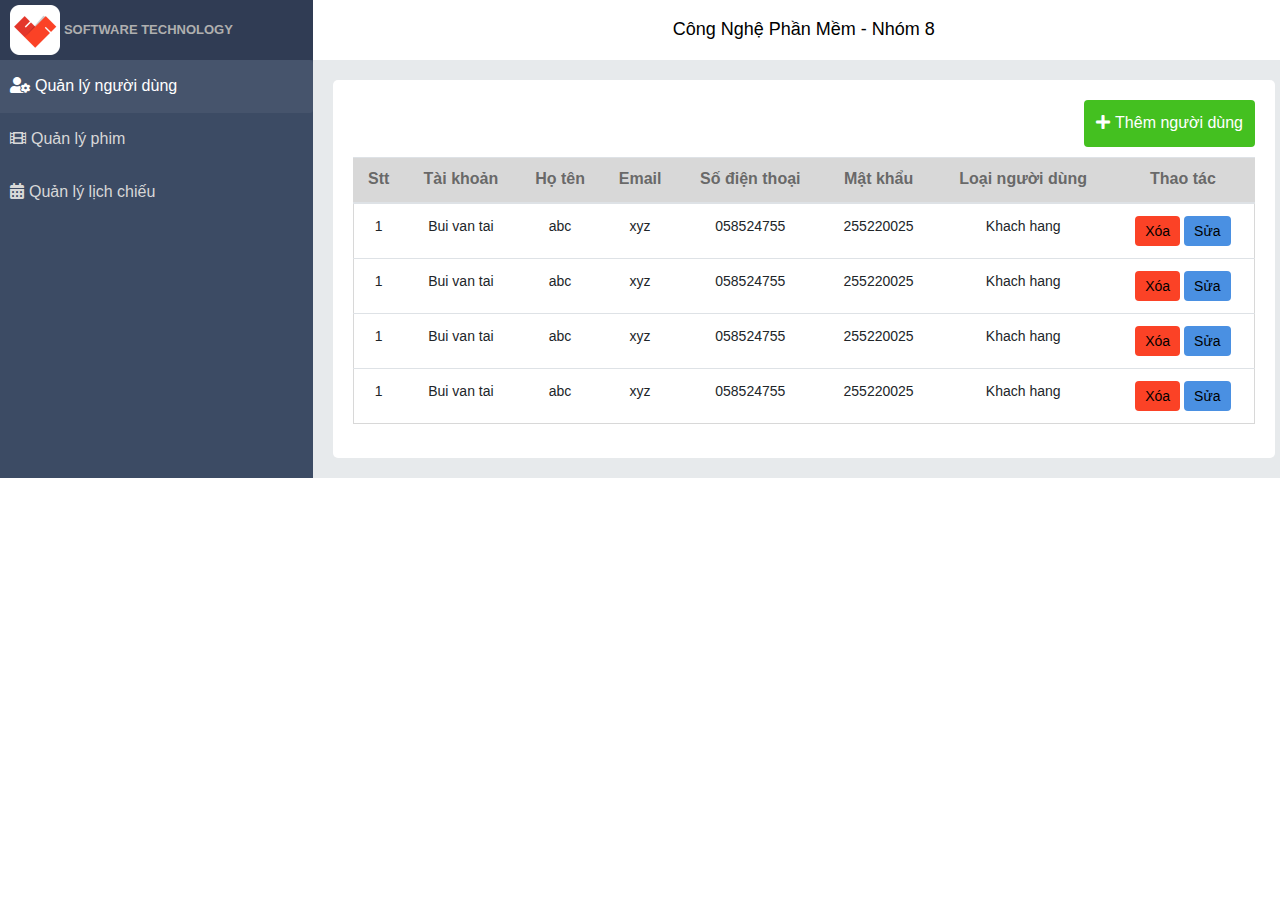
<file: admin.html>
<!DOCTYPE html>
<html lang="en">

<head>
    <meta charset="UTF-8" />
    <meta name="viewport" content="width=device-width, initial-scale=1.0" />
    <title>Admin</title>
    <!--[if lt IE 9]>
      <script src="/js/html5shiv.js"></script>
    <![endif]-->
    <!-- Bootstrap 4 -->
    <link rel="stylesheet" href="https://stackpath.bootstrapcdn.com/bootstrap/4.4.1/css/bootstrap.min.css" integrity="sha384-Vkoo8x4CGsO3+Hhxv8T/Q5PaXtkKtu6ug5TOeNV6gBiFeWPGFN9MuhOf23Q9Ifjh" crossorigin="anonymous" />
    <!-- font awesome -->
    <link rel="stylesheet" href="https://cdnjs.cloudflare.com/ajax/libs/font-awesome/5.13.0/css/all.min.css" />
    <!-- main -->
    <link rel="stylesheet" href="css/main.css" />
</head>

<body>
    <!-- Sidebar -->

    <section class="sideBar">
        <div class="sideBar__header">
            <div class="row">
                <div class="col-3 header-left">
                    <a href="#">
                        <img src="img/web-logo.png" alt="web-logo" />
                        <span>
                SOFTWARE TECHNOLOGY
              </span>
                    </a>
                </div>
                <div class="col-9 header-right">
                    Công Nghệ Phần Mềm - Nhóm 8
                </div>
            </div>
        </div>
        <div class="sideBar__content">
            <div class="row">
                <div class="col-3 contentNav">
                    <ul class="nav nav-pills mb-3" id="pills-tab" role="tablist">
                        <li class="nav-item">
                            <a class="nav-link active" id="pills-user-tab" data-toggle="pill" href="#pills-user" role="tab" aria-controls="pills-user" aria-selected="true"><i class="fa fa-user-cog"></i>Quản lý người dùng</a
                >
              </li>
              <li class="nav-item">
                <a
                  class="nav-link"
                  id="pills-movie-tab"
                  data-toggle="pill"
                  href="#pills-movie"
                  role="tab"
                  aria-controls="pills-movie"
                  aria-selected="false"
                  ><i class="fa fa-film"></i>Quản lý phim</a
                >
              </li>
              <li class="nav-item">
                <a
                  class="nav-link"
                  id="pills-showTime-tab"
                  data-toggle="pill"
                  href="#pills-showTime"
                  role="tab"
                  aria-controls="pills-showTime"
                  aria-selected="false"
                  ><i class="fa fa-calendar-alt"></i>Quản lý lịch chiếu</a
                >
              </li>
            </ul>
          </div>
          <div class="col-9 contentTab">
            <div class="abc">
              <div class="tab-content" id="pills-tabContent">
                <div
                  class="tab-pane fade show active"
                  id="pills-user"
                  role="tabpanel"
                  aria-labelledby="pills-user-tab"
                >
                  <button href="#" class="btnAdd">
                    <i class="fa fa-plus"></i>Thêm người dùng
                  </button>

                  <table class="table">
                    <thead>
                      <tr>
                        <th>Stt</th>
                        <th>Tài khoản</th>
                        <th>Họ tên</th>
                        <th>Email</th>
                        <th>Số điện thoại</th>
                        <th>Mật khẩu</th>
                        <th>Loại người dùng</th>
                        <th>Thao tác</th>
                      </tr>
                    </thead>
                    <tbody>
                      <tr>
                        <td>1</td>
                        <td>Bui van tai</td>
                        <td>abc</td>
                        <td>xyz</td>
                        <td>058524755</td>
                        <td>255220025</td>
                        <td>Khach hang</td>
                        <td>
                            <button class="btnDel">Xóa</button>
                            <button class="btnEdit">Sửa</button>
                        </td>
                      </tr>
                      <tr>
                        <td>1</td>
                        <td>Bui van tai</td>
                        <td>abc</td>
                        <td>xyz</td>
                        <td>058524755</td>
                        <td>255220025</td>
                        <td>Khach hang</td>
                        <td>
                            <button class="btnDel">Xóa</button>
                            <button class="btnEdit">Sửa</button>
                        </td>
                      </tr>
                      <tr>
                        <td>1</td>
                        <td>Bui van tai</td>
                        <td>abc</td>
                        <td>xyz</td>
                        <td>058524755</td>
                        <td>255220025</td>
                        <td>Khach hang</td>
                        <td>
                            <button class="btnDel">Xóa</button>
                            <button class="btnEdit">Sửa</button>
                        </td>
                      </tr>
                      <tr>
                        <td>1</td>
                        <td>Bui van tai</td>
                        <td>abc</td>
                        <td>xyz</td>
                        <td>058524755</td>
                        <td>255220025</td>
                        <td>Khach hang</td>
                        <td>
                            <button class="btnDel">Xóa</button>
                            <button class="btnEdit">Sửa</button>
                        </td>
                      </tr>
                    </tbody>
                  </table>
                </div>
                <div
                  class="tab-pane fade"
                  id="pills-movie"
                  role="tabpanel"
                  aria-labelledby="pills-movie-tab"
                >
                  <button href="#" class="btnAdd">
                    <i class="fa fa-plus"></i>Thêm phim
                  </button>

                  <table class="table">
                    <thead>
                      <tr>
                        <th>Stt</th>
                        <th>Mã nhóm</th>
                        <th>Mã phim</th>
                        <th>Tên phim</th>
                        <th>Bí danh</th>
                        <th>Hình ảnh</th>
                        <th>Mô tả</th>
                        <th>Ngày khỏi chiếu</th>
                        <th>Đánh giá</th>
                        <th>Thao tác</th>
                      </tr>
                    </thead>
                    <tbody>
                      <tr>
                        <td>1</td>
                        <td>Bui van tai</td>
                        <td>abc</td>
                        <td>xyz</td>
                        <td>058524755</td>
                        <td>255220025</td>
                        <td>Khach hang</td>
                        <td>255220025</td>
                        <td>Khach hang</td>
                        <td>
                            <button class="btnDel">Xóa</button>
                            <button class="btnEdit">Sửa</button>
                        </td>
                      </tr>
                      <tr>
                        <td>1</td>
                        <td>Bui van tai</td>
                        <td>abc</td>
                        <td>xyz</td>
                        <td>058524755</td>
                        <td>255220025</td>
                        <td>Khach hang</td>
                        <td>255220025</td>
                        <td>Khach hang</td>
                        <td>
                            <button class="btnDel">Xóa</button>
                            <button class="btnEdit">Sửa</button>
                        </td>
                      </tr>
                      <tr>
                        <td>1</td>
                        <td>Bui van tai</td>
                        <td>abc</td>
                        <td>xyz</td>
                        <td>058524755</td>
                        <td>255220025</td>
                        <td>Khach hang</td>
                        <td>255220025</td>
                        <td>Khach hang</td>
                        <td>
                            <button class="btnDel">Xóa</button>
                            <button class="btnEdit">Sửa</button>
                        </td>
                      </tr>
                      <tr>
                        <td>1</td>
                        <td>Bui van tai</td>
                        <td>abc</td>
                        <td>xyz</td>
                        <td>058524755</td>
                        <td>255220025</td>
                        <td>Khach hang</td>
                        <td>255220025</td>
                        <td>Khach hang</td>
                        <td>
                            <button class="btnDel">Xóa</button>
                            <button class="btnEdit">Sửa</button>
                        </td>
                      </tr>
                    </tbody>
                  </table>
                </div>
                <div
                  class="tab-pane fade"
                  id="pills-showTime"
                  role="tabpanel"
                  aria-labelledby="pills-showTime-tab"
                >
                  <button href="#" class="btnAdd">
                    <i class="fa fa-plus"></i>Thêm lịch chiếu
                  </button>

                  <div class="search-box">
                    <input
                      class="search-txt"
                      type="text"
                      placeholder="Nhập mã lịch chiếu cần tìm"
                    />
                    <a class="search-btn" href="#"
                      ><i class="fa fa-search"></i
                    ></a>
                </div>
                <table class="table">
                    <thead>
                        <tr>
                            <th>Mã lịch chiếu</th>
                            <th>Tên cụm rạp</th>
                            <th>Tên rạp</th>
                            <th>Địa chỉ</th>
                            <th>Tên phim</th>
                            <th>Hình ảnh</th>
                            <th>Ngày chiếu</th>
                            <th>Giờ chiếu</th>
                            <th>Thao tác</th>
                        </tr>
                    </thead>
                    <tbody>
                        <tr>
                            <td>Bui van tai</td>
                            <td>abc</td>
                            <td>xyz</td>
                            <td>058524755</td>
                            <td>255220025</td>
                            <td>Khach hang</td>
                            <td>255220025</td>
                            <td>Khach hang</td>
                            <td>
                                <button class="btnDel">Xóa</button>
                            </td>
                        </tr>
                    </tbody>
                </table>
            </div>
        </div>
        </div>
        </div>
        </div>
        </div>
    </section>

    <!-- Header admin -->

    <!-- Content -->

    <!-- Bootstrap 4 -->
    <script src="https://code.jquery.com/jquery-3.5.0.js" integrity="sha256-r/AaFHrszJtwpe+tHyNi/XCfMxYpbsRg2Uqn0x3s2zc=" crossorigin="anonymous"></script>
    <script src="https://cdn.jsdelivr.net/npm/popper.js@1.16.0/dist/umd/popper.min.js" integrity="sha384-Q6E9RHvbIyZFJoft+2mJbHaEWldlvI9IOYy5n3zV9zzTtmI3UksdQRVvoxMfooAo" crossorigin="anonymous"></script>
    <script src="https://stackpath.bootstrapcdn.com/bootstrap/4.4.1/js/bootstrap.min.js" integrity="sha384-wfSDF2E50Y2D1uUdj0O3uMBJnjuUD4Ih7YwaYd1iqfktj0Uod8GCExl3Og8ifwB6" crossorigin="anonymous"></script>
</body>

</html>
</file>
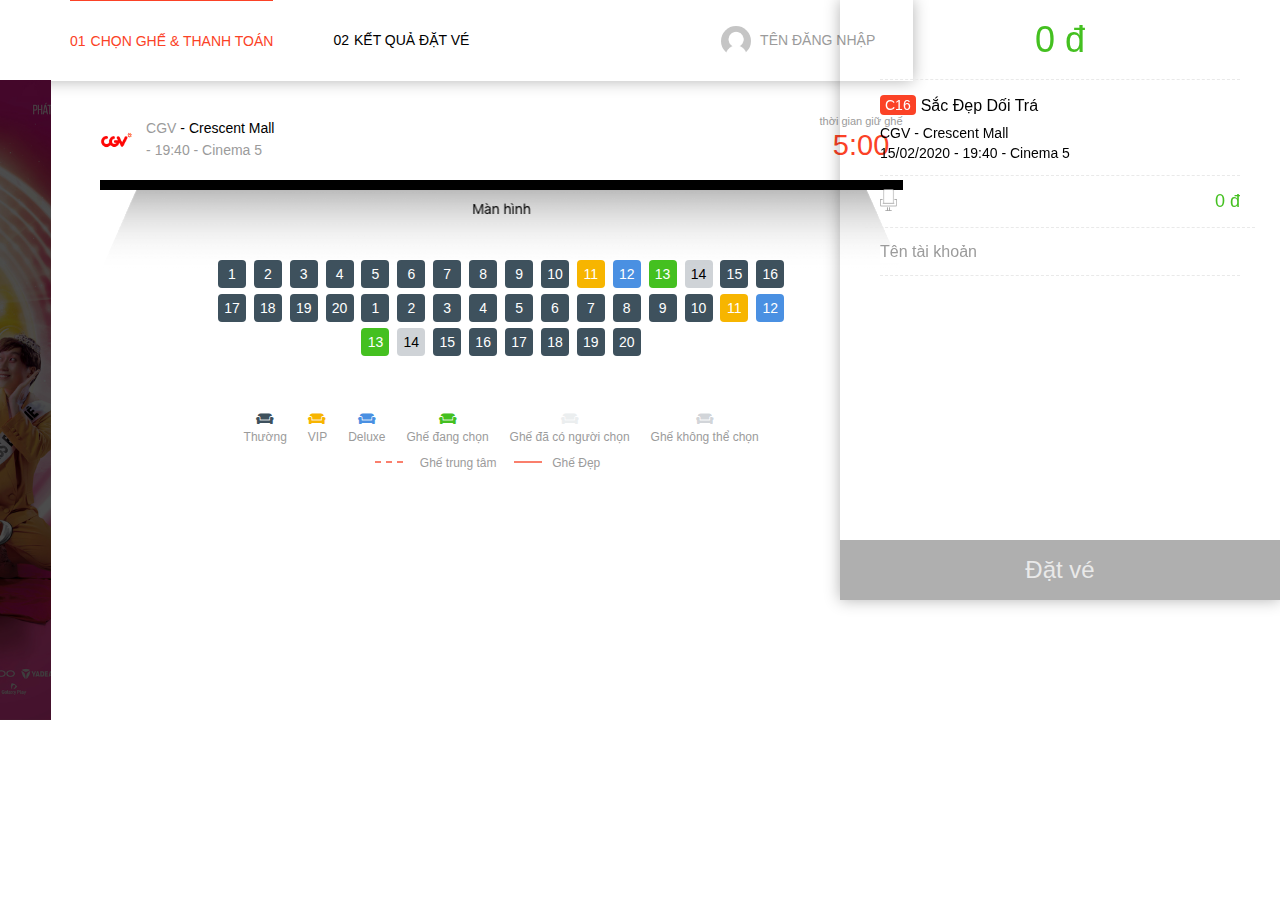
<file: booking.html>
<!DOCTYPE html>
<html lang="en">

<head>
    <meta charset="UTF-8">
    <meta name="viewport" content="width=device-width, initial-scale=1.0">
    <title>Công nghệ phần mềm - Nhóm 8</title>
    <!--[if lt IE 9]>
        <script src="/js/html5shiv.js"></script>
    <![endif]-->
    <!-- Bootstrap 4 -->
    <link rel="stylesheet" href="https://stackpath.bootstrapcdn.com/bootstrap/4.4.1/css/bootstrap.min.css" integrity="sha384-Vkoo8x4CGsO3+Hhxv8T/Q5PaXtkKtu6ug5TOeNV6gBiFeWPGFN9MuhOf23Q9Ifjh" crossorigin="anonymous">
    <!-- font awesome -->
    <link rel="stylesheet" href="https://cdnjs.cloudflare.com/ajax/libs/font-awesome/5.13.0/css/all.min.css">
    <!-- main -->
    <link rel="stylesheet" href="css/main.css">
</head>

<body>
    <header class="headerBooking">
        <nav class="navbar navbar-expand-md navbar-light">
            <button class="navbar-toggler hidden-md-up" type="button" data-toggle="collapse" data-target="#navbarText" aria-controls="navbarText" aria-expanded="false" aria-label="Toggle navigation">
                <span class="navbar-toggler-icon"></span>
            </button>
            <div class="headerLeft col-md-6">
                <div class="collapse navbar-collapse navbar--left" id="navbarText">
                    <ul class="navbar-nav">
                        <li class="nav-item active">
                            <p><span>01</span>CHỌN GHẾ & THANH TOÁN</p>
                        </li>
                        <li class="nav-item">
                            <p><span>02</span>KẾT QUẢ ĐẶT VÉ</p>
                        </li>
                    </ul>
                </div>
            </div>
            <div class="headerRight col-md-6">
                <p>
                    <img src="img/avatar.png" alt="avatar"> Tên đăng nhập
                </p>
            </div>
        </nav>
    </header>
    <section class="seatCheckOut">
        <div class="bookingLeft">
            <div class="backgroundColor"></div>
        </div>
        <div class="bookingRight">
            <div class="bookingRight__content">
                <div class="row top">
                    <div class="topLeft col-sm-6 px-0">
                        <img class="img-fluid col-sm-1 col-1 px-0" src="img/cgv.png" alt="cgv">
                        <div class="leftIntro col-sm-11 col-1 px-0">
                            <p>CGV <span> - Crescent Mall</span></p>
                            <p> - 19:40 - Cinema 5</p>
                        </div>
                    </div>
                    <div class="topRight col-sm-6 px-0">
                        <div class="rightItem">
                            <p>thời gian giữ ghế</p>
                            <p>
                                <span>5</span>:<span>00</span>
                            </p>
                        </div>
                    </div>
                </div>
                <div class="bottom">
                    <img class="img-fluid" src="img/screen.png" alt="screen">
                    <div class="listChair">
                        <!-- <p>Có lỗi khi giao tiếp với hệ thống rạp CGV. Xin vui lòng thử lại sau.</p> -->
                        <div class="row listItem">
                            <div class="col-sm-12 chairRow">
                                <button class="seat">1</button>
                                <button class="seat">2</button>
                                <button class="seat">3</button>
                                <button class="seat">4</button>
                                <button class="seat">5</button>
                                <button class="seat">6</button>
                                <button class="seat">7</button>
                                <button class="seat">8</button>
                                <button class="seat">9</button>
                                <button class="seat">10</button>
                                <button class="seat seatVIP">11</button>
                                <button class="seat seatDeluxe">12</button>
                                <button class="seat seatSelected">13</button>
                                <button class="seat seatNotSelected" disabled>14</button>
                                <button class="seat">15</button>
                                <button class="seat">16</button>
                                <button class="seat">17</button>
                                <button class="seat">18</button>
                                <button class="seat">19</button>
                                <button class="seat">20</button>
                                <button class="seat">1</button>
                                <button class="seat">2</button>
                                <button class="seat">3</button>
                                <button class="seat">4</button>
                                <button class="seat">5</button>
                                <button class="seat">6</button>
                                <button class="seat">7</button>
                                <button class="seat">8</button>
                                <button class="seat">9</button>
                                <button class="seat">10</button>
                                <button class="seat seatVIP">11</button>
                                <button class="seat seatDeluxe">12</button>
                                <button class="seat seatSelected">13</button>
                                <button class="seat seatNotSelected" disabled>14</button>
                                <button class="seat">15</button>
                                <button class="seat">16</button>
                                <button class="seat">17</button>
                                <button class="seat">18</button>
                                <button class="seat">19</button>
                                <button class="seat">20</button>
                            </div>
                        </div>
                    </div>
                    <!-- note chair -->
                    <div class="noteChair">
                        <div class="chairStatus">
                            <div class="statusT">
                                <i class="fa fa-couch"></i>
                                <p>Thường</p>
                            </div>
                            <div class="statusVIP">
                                <i class="fa fa-couch"></i>
                                <p>VIP</p>
                            </div>
                            <div class="statusDeluxe">
                                <i class="fa fa-couch"></i>
                                <p>Deluxe</p>
                            </div>
                            <div class="statusY">
                                <i class="fa fa-couch"></i>
                                <p>Ghế đang chọn</p>
                            </div>
                            <div class="statusN">
                                <i class="fa fa-couch"></i>
                                <p>Ghế đã có người chọn</p>
                            </div>
                            <div class="statusD">
                                <i class="fa fa-couch"></i>
                                <p>Ghế không thể chọn</p>
                            </div>
                        </div>
                        <div class="chairPosition">
                            <div class="chairCenter">
                                <span></span>
                                <span>Ghế trung tâm</span>
                            </div>
                            <div class="chairNice">
                                <span></span>
                                <span>Ghế Đẹp</span>
                            </div>
                        </div>
                    </div>
                </div>
            </div>
        </div>
    </section>
    <section class="checkOut">
        <div class="checkOut__content">
            <div class="total">
                <p>0 đ</p>
            </div>
            <div class="infoFilm">
                <p><span class="span--red">C16</span>Sắc Đẹp Dối Trá</p>
                <p>
                    <p>CGV - Crescent Mall</p>
                    <p>15/02/2020 - 19:40 - Cinema 5</p>
                </p>
            </div>
            <div class="row chair">
                <div class="itemChair col-sm-7">
                    <!-- <p>Ghế</p> -->
                    <img src="img/chair.png" alt="chair">
                </div>
                <div class="itemPrice col-sm-5">
                    <p>0 đ</p>
                </div>
            </div>
            <div class="userName">
                <input type="text">
                <label>Tên tài khoản</label>
            </div>
            <div class="btnBuyTicket">
                <button class="btn">Đặt vé</button>
            </div>
    </section>

    <!-- Bootstrap 4 -->
    <script src="https://code.jquery.com/jquery-3.5.0.js" integrity="sha256-r/AaFHrszJtwpe+tHyNi/XCfMxYpbsRg2Uqn0x3s2zc=" crossorigin="anonymous"></script>
    <script src="https://cdn.jsdelivr.net/npm/popper.js@1.16.0/dist/umd/popper.min.js" integrity="sha384-Q6E9RHvbIyZFJoft+2mJbHaEWldlvI9IOYy5n3zV9zzTtmI3UksdQRVvoxMfooAo" crossorigin="anonymous"></script>
    <script src="https://stackpath.bootstrapcdn.com/bootstrap/4.4.1/js/bootstrap.min.js" integrity="sha384-wfSDF2E50Y2D1uUdj0O3uMBJnjuUD4Ih7YwaYd1iqfktj0Uod8GCExl3Og8ifwB6" crossorigin="anonymous"></script>
</body>

</html>
</file>
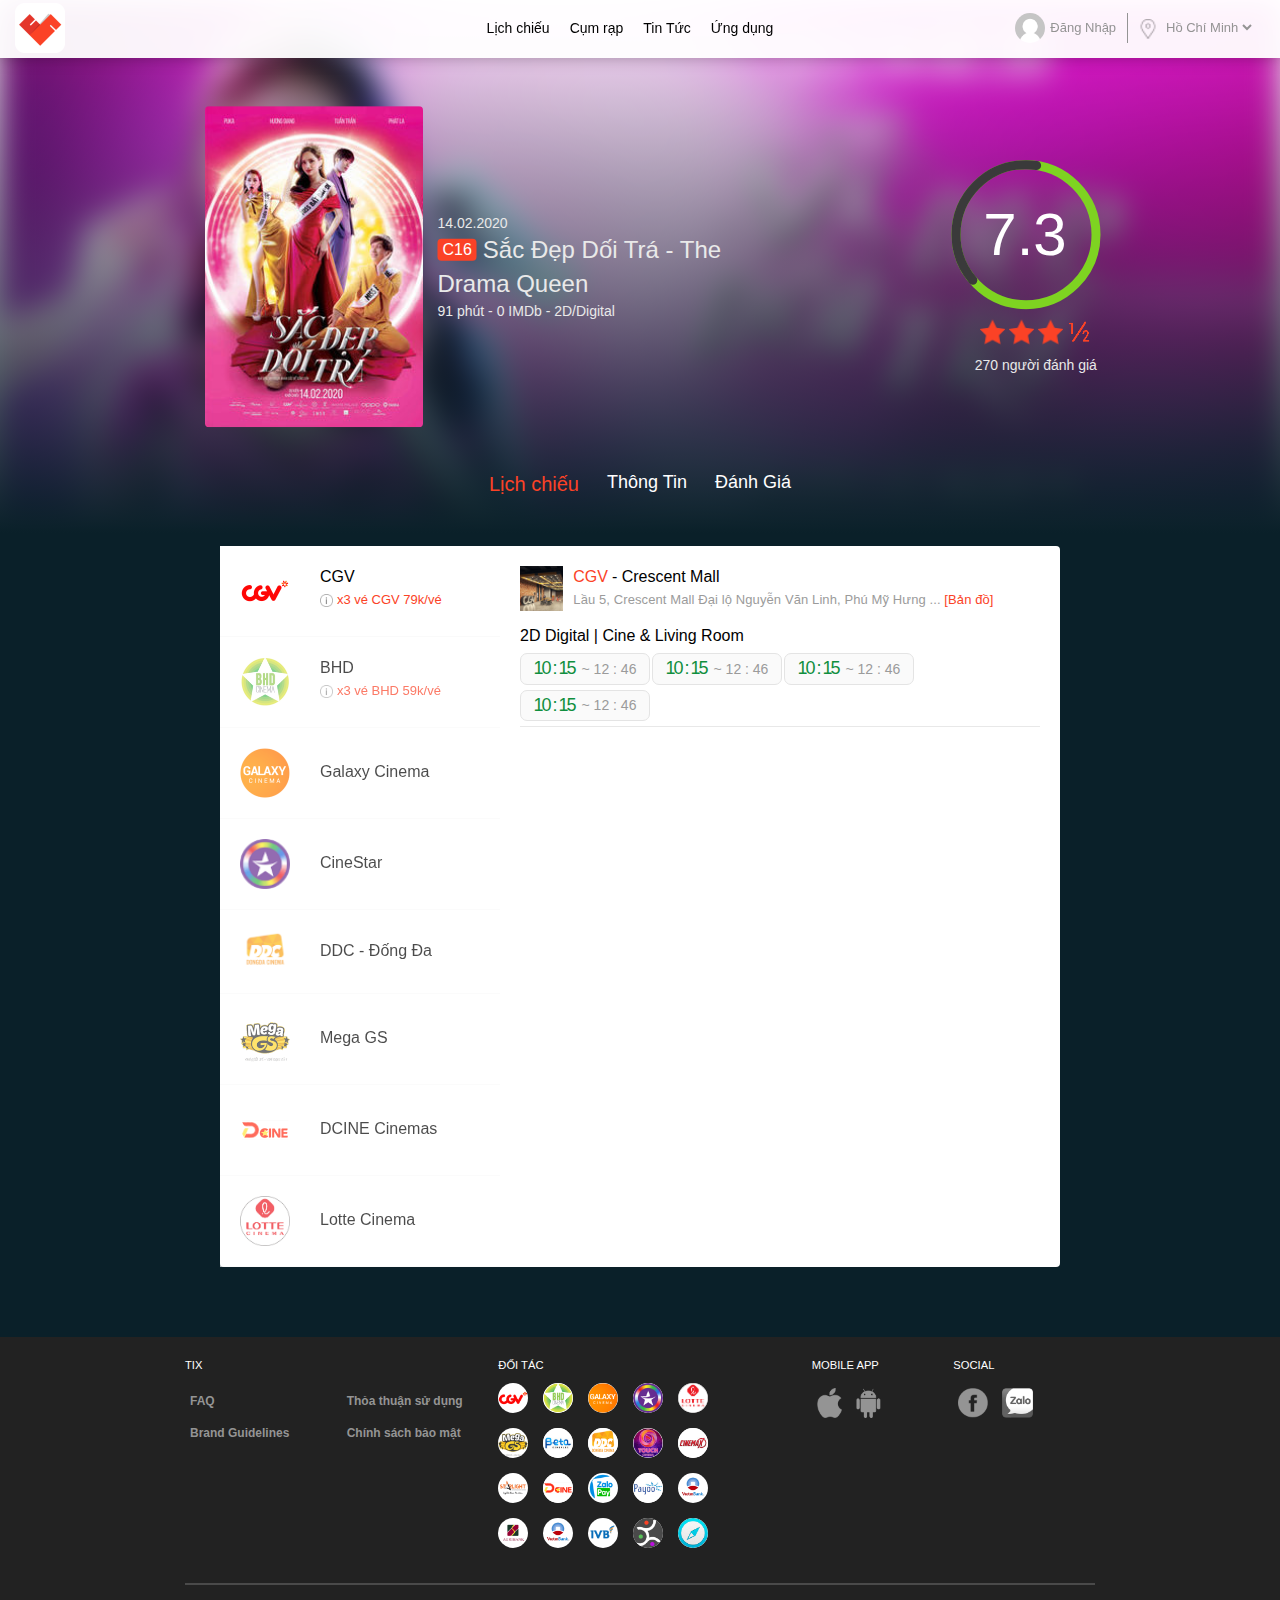
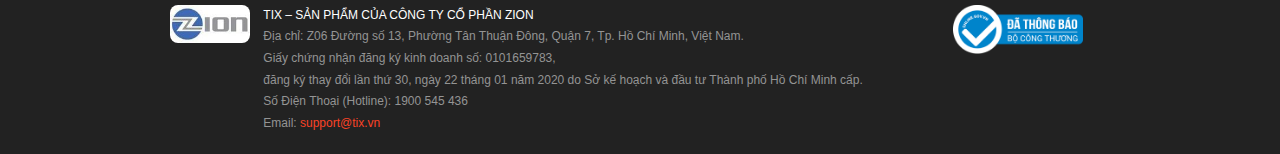
<file: detail.html>
<!DOCTYPE html>
<html lang="en">

<head>
    <meta charset="UTF-8" />
    <meta name="viewport" content="width=device-width, initial-scale=1.0" />
    <title>Công nghệ phần mềm - Nhóm 8</title>
    <!--[if lt IE 9]>
      <script src="/js/html5shiv.js"></script>
    <![endif]-->
    <!-- bootstrap 4 -->
    <link rel="stylesheet" href="https://stackpath.bootstrapcdn.com/bootstrap/4.4.1/css/bootstrap.min.css" integrity="sha384-Vkoo8x4CGsO3+Hhxv8T/Q5PaXtkKtu6ug5TOeNV6gBiFeWPGFN9MuhOf23Q9Ifjh" crossorigin="anonymous" />
    <!-- fontawesome -->
    <link rel="stylesheet" href="https://cdnjs.cloudflare.com/ajax/libs/font-awesome/5.13.0/css/all.min.css" />
    <!-- main -->
    <link rel="stylesheet" href="css/main.css" />
</head>

<body>
    <!-- header -->
    <header class="header">
        <nav class="navbar navbar-expand-sm">
            <div class="header-left col-xl-3 col-lg-2 col-md-2 col-sm-6 col-6">
                <a class="navbar-brand" href="index.html"><img src="./img/web-logo.png" alt="logo" /></a>
            </div>
            <button class="navbar-toggler hidden-sm-up col-6" type="button" data-toggle="collapse" data-target="#navbarSupportedContent" aria-controls="navbarSupportedContent" aria-expanded="false" aria-label="Toggle navigation">
          <img src="./img/button-header.png" alt="button-header" />
        </button>
            <div class="header-center col-xl-6 col-lg-6 col-md-7">
                <div class="collapse navbar-collapse" id="navbarSupportedContent">
                    <ul class="navbar-nav">
                        <li class="nav-item">
                            <a class="nav-link" href="#">Lịch chiếu</a>
                        </li>
                        <li class="nav-item">
                            <a class="nav-link" href="#">Cụm rạp</a>
                        </li>
                        <li class="nav-item">
                            <a class="nav-link" href="#">Tin Tức</a>
                        </li>
                        <li class="nav-item">
                            <a class="nav-link" href="#">Ứng dụng</a>
                        </li>
                    </ul>
                </div>
            </div>

            <div class="header-right col-xl-3 col-lg-4 col-md-5 col-sm-6 px-0">
                <div class="avatar">
                    <a href=""><img src="./img/avatar.png" alt="avatar" /><span>Đăng Nhập</span
              ></a
            >
          </div>
          <div class="location">
            <img src="./img/location-header.png" alt="" />
            <select name="location" id="location">
              <option>Hồ Chí Minh</option>
              <option value="HaNoi">Hà Nội</option>
              <option value="DaNang">Đà Nẵng</option>
              <option value="HaiPhong">Hải Phòng</option>
              <option value="BienHoa">Biên Hòa</option>
              <option value="NhaTrang">Nha Trang</option>
              <option value="BinhDuong">Bình Dương</option>
              <option value="PhanThiet">Phan Thiết</option>
            </select>
          </div>
        </div>
      </nav>
    </header>
    <!-- introduce movie -->
    <section class="introduceMovie">
      <div class="introduceMovie__content">
        <div class="backgroundImg">
          <img
            src="img/sacdepdoitra-background.jpg"
            alt="sacdepdoitra-background"
          />
        </div>
        <div class="backgroundLinear"></div>
        <div class="row detailMovie detailWidth">
          <div class="col-sm-3 imgMovie">
            <img src="img/sac-dep-doi-tra.jpg" alt="sac-dep-doi-tra" />
            <div class="moviePlay">
              <a href="#" data-toggle="modal" data-target="#moviePlay">
                <img src="img/play-video.png" alt="play" />
              </a>
            </div>
          </div>
          <div class="col-sm-6 inforMovie">
            <p>14.02.2020</p>
            <p>
              <span class="span--red">C16</span>
                        <span>Sắc Đẹp Dối Trá - The Drama Queen </span>
                        </p>
                        <p>91 phút - 0 IMDb - 2D/Digital</p>
                </div>
                <div class="col-sm-3 evaluateMovie">
                    <div class="percentRated">
                        <svg>
                <circle cx="70" cy="70" r="70"></circle>
                <circle cx="70" cy="70" r="70"></circle>
              </svg>
                        <div class="number">
                            <span>7.3</span>
                        </div>
                    </div>
                    <div class="starRated">
                        <div class="star">
                            <img src="img/star1.png" alt="star1" />
                            <img src="img/star1.png" alt="star1" />
                            <img src="img/star1.png" alt="star1" />
                            <img src="img/star1.2.png" alt="star1.2" />
                        </div>
                        <!-- <div class="numberOfReviews"> -->
                        <span>270 người đánh giá</span>
                        <!-- </div> -->
                    </div>
                </div>
            </div>
            </div>
            </section>
            <!-- information movie -->
            <section class="informationMovie">
                <div class="informationMovie__content detailWidth">
                    <ul class="nav justify-content-center" id="inforMovieTab" role="tablist">
                        <li class="nav-item">
                            <a class="nav-link active" id="showTimes-tab" data-toggle="tab" href="#showTimes" role="tab" aria-controls="showTimes" aria-selected="true">Lịch chiếu</a
            >
          </li>
          <li class="nav-item">
            <a
              class="nav-link"
              id="info-tab"
              data-toggle="tab"
              href="#info"
              role="tab"
              aria-controls="info"
              aria-selected="true"
              >Thông Tin</a
            >
          </li>
          <li class="nav-item">
            <a
              class="nav-link"
              id="evaluate-tab"
              data-toggle="tab"
              href="#evaluate"
              role="tab"
              aria-controls="evaluate"
              aria-selected="false"
              >Đánh Giá</a
            >
          </li>
        </ul>
        <div class="tab-content" id="inforMovieTabContent">
          <!-- lịch chiếu -->
          <div
            class="tab-pane fade show active"
            id="showTimes"
            role="tabpanel"
            aria-labelledby="showTimes-tab"
          >
            <div class="row">
              <div class="col-sm-4 col-12 listTheater">
                <div
                  class="nav flex-column nav-pills"
                  id="v-pills-tab"
                  role="tablist"
                  aria-orientation="vertical"
                >
                  <!-- cgv -->
                  <a
                    class="nav-link active"
                    id="v-pills-cgv-tab"
                    data-toggle="pill"
                    href="#v-pills-cgv"
                    role="tab"
                    aria-controls="v-pills-cgv"
                    aria-selected="true"
                  >
                    <div class="row infoTheater">
                      <div class="col-4 imgTheater">
                        <img src="img/cgv.png" alt="cgv" />
                      </div>
                      <div class="col-8 desTheater">
                        <p>CGV</p>
                        <p>
                          <img src="img/ct.png" alt="ct" />
                          <span>x3 vé CGV 79k/vé</span>
                        </p>
                      </div>
                    </div>
                  </a>
                            <!-- bhd -->
                            <a class="nav-link" id="v-pills-bhd-tab" data-toggle="pill" href="#v-pills-bhd" role="tab" aria-controls="v-pills-bhd" aria-selected="false">
                                <div class="row infoTheater">
                                    <div class="col-4 p-0 imgTheater">
                                        <img src="img/bhd.png" alt="cgv" />
                                    </div>
                                    <div class="col-8 desTheater">
                                        <p>BHD</p>
                                        <p>
                                            <img src="img/ct.png" alt="ct" />
                                            <span>x3 vé BHD 59k/vé</span>
                                        </p>
                                    </div>
                                </div>
                            </a>
                            <!-- galaxy -->
                            <a class="nav-link" id="v-pills-galaxy-tab" data-toggle="pill" href="#v-pills-galaxy" role="tab" aria-controls="v-pills-galaxy" aria-selected="false">
                                <div class="row infoTheater">
                                    <div class="col-4 p-0 imgTheater">
                                        <img src="img/galaxycine.png" alt="cgv" />
                                    </div>
                                    <div class="col-8 desTheater desCustomer">
                                        <p>Galaxy Cinema</p>
                                    </div>
                                </div>
                            </a>
                            <!-- cine -->
                            <a class="nav-link" id="v-pills-cineStar-tab" data-toggle="pill" href="#v-pills-cineStar" role="tab" aria-controls="v-pills-cineStar" aria-selected="false">
                                <div class="row infoTheater">
                                    <div class="col-4 p-0 imgTheater">
                                        <img src="img/cinestar.png" alt="cgv" />
                                    </div>
                                    <div class="col-8 desTheater desCustomer">
                                        <p>CineStar</p>
                                    </div>
                                </div>
                            </a>
                            <!-- ddc -->
                            <a class="nav-link" id="v-pills-DDC-tab" data-toggle="pill" href="#v-pills-DDC" role="tab" aria-controls="v-pills-DDC" aria-selected="false">
                                <div class="row infoTheater">
                                    <div class="col-4 p-0 imgTheater">
                                        <img src="img/dongdacinema.png" alt="cgv" />
                                    </div>
                                    <div class="col-8 desTheater desCustomer">
                                        <p>DDC - Đống Đa</p>
                                    </div>
                                </div>
                            </a>
                            <!-- mega -->
                            <a class="nav-link" id="v-pills-megaGS-tab" data-toggle="pill" href="#v-pills-megaGS" role="tab" aria-controls="v-pills-megaGS" aria-selected="false">
                                <div class="row infoTheater">
                                    <div class="col-4 p-0 imgTheater">
                                        <img src="img/megags.png" alt="cgv" />
                                    </div>
                                    <div class="col-8 desTheater desCustomer">
                                        <p>Mega GS</p>
                                    </div>
                                </div>
                            </a>
                            <!-- dcine -->
                            <a class="nav-link" id="v-pills-dcine-tab" data-toggle="pill" href="#v-pills-dcine" role="tab" aria-controls="v-pills-dcine" aria-selected="false">
                                <div class="row infoTheater">
                                    <div class="col-4 p-0 imgTheater">
                                        <img src="img/dcine.png" alt="cgv" />
                                    </div>
                                    <div class="col-8 desTheater desCustomer">
                                        <p>DCINE Cinemas</p>
                                    </div>
                                </div>
                            </a>
                            <!-- lotte -->
                            <a class="nav-link" id="v-pills-lotte-tab" data-toggle="pill" href="#v-pills-lotte" role="tab" aria-controls="v-pills-lotte" aria-selected="false">
                                <div class="row infoTheater">
                                    <div class="col-4 p-0 imgTheater">
                                        <img src="img/lottecinema.png" alt="cgv" />
                                    </div>
                                    <div class="col-8 desTheater desCustomer">
                                        <p>Lotte Cinema</p>
                                    </div>
                                </div>
                            </a>
                </div>
                </div>
                <div class="col-sm-8 col-12 contentST">
                    <div class="tab-content m-0 contentST__content" id="v-pills-tabContent">
                        <!-- CGV -->
                        <div class="tab-pane fade show active" id="v-pills-cgv" role="tabpanel" aria-labelledby="v-pills-cgv-tab">
                            <!-- 1 -->
                            <div class="showTimesInfo m-0">
                                <div class="row theaterInfo">
                                    <img class="col-sm-1 imgTheater" src="img/cgv-saigonres-nguyen-xi.jpg" alt="cgv" />
                                    <div class="col-sm-11 infoContent">
                                        <p>
                                            <span>CGV</span>
                                            <span> - Crescent Mall</span>
                                        </p>
                                        <p>
                                            Lầu 5, Crescent Mall Đại lộ Nguyễn Văn Linh, Phú Mỹ Hưng ...
                                            <span>[Bản đồ]</span>
                                        </p>
                                    </div>
                                </div>
                                <div class="movieSessions">
                                    <div class="movieFormat">
                                        <p>2D Digital | Cine & Living Room</p>
                                    </div>
                                    <div class="row listTime m-0 p-0">
                                        <a class="col-sm-3 timeItem" href="booking.html">
                                            <span>10 : 15</span>
                                            <span> ~ 12 : 46</span>
                                        </a>
                                        <a class="col-sm-3 timeItem" href="booking.html">
                                            <span>10 : 15</span>
                                            <span> ~ 12 : 46</span>
                                        </a>
                                        <a class="col-sm-3 timeItem" href="booking.html">
                                            <span>10 : 15</span>
                                            <span> ~ 12 : 46</span>
                                        </a>
                                        <a class="col-sm-3 timeItem" href="booking.html">
                                            <span>10 : 15</span>
                                            <span> ~ 12 : 46</span>
                                        </a>
                                    </div>
                                </div>
                            </div>
                        </div>
                        <!-- BHD -->
                        <div class="tab-pane fade" id="v-pills-bhd" role="tabpanel" aria-labelledby="v-pills-bhd-tab">
                            bhd
                        </div>
                        <!-- GALAXY -->
                        <div class="tab-pane fade" id="v-pills-galaxy" role="tabpanel" aria-labelledby="v-pills-galaxy-tab">
                            galaxy
                        </div>
                        <!-- CINE -->
                        <div class="tab-pane fade" id="v-pills-cineStar" role="tabpanel" aria-labelledby="v-pills-cineStar-tab">
                            cine
                        </div>
                        <!-- DDC -->
                        <div class="tab-pane fade" id="v-pills-DDC" role="tabpanel" aria-labelledby="v-pills-DDC-tab">
                            ddc
                        </div>
                        <!-- MEGA -->
                        <div class="tab-pane fade" id="v-pills-megaGS" role="tabpanel" aria-labelledby="v-pills-megaGS-tab">
                            mega
                        </div>
                        <!-- DCINE -->
                        <div class="tab-pane fade" id="v-pills-dcine" role="tabpanel" aria-labelledby="v-pills-dcine-tab">
                            dcine
                        </div>
                        <!-- LOTTE -->
                        <div class="tab-pane fade" id="v-pills-lotte" role="tabpanel" aria-labelledby="v-pills-lotte-tab">
                            lotte
                        </div>
                    </div>
                </div>
                </div>
                </div>
                <!-- Thông tin phim -->
                <div class="tab-pane fade" id="info" role="tabpanel" aria-labelledby="info-tab">
                    <div class="row inforTop">
                        <div class="col-md-6 infor-left">
                            <div class="row left__item">
                                <p class="col-sm-4">Ngày phát hành</p>
                                <p class="col-sm-6">14.02.2020</p>
                            </div>
                            <div class="row left__item">
                                <p class="col-sm-4">Đạo diễn</p>
                                <p class="col-sm-6">Kay Nguyễn</p>
                            </div>
                            <div class="row left__item">
                                <p class="col-sm-4">Diễn viên</p>
                                <p class="col-sm-6">Hương Giang, Puka</p>
                            </div>
                            <div class="row left__item">
                                <p class="col-sm-4">Thể Loại</p>
                                <p class="col-sm-6">hài hước, hành động</p>
                            </div>
                            <div class="row left__item">
                                <p class="col-sm-4">Định dạng</p>
                                <p class="col-sm-6">2D/Digital</p>
                            </div>
                            <div class="row left__item">
                                <p class="col-sm-4">Quốc Gia SX</p>
                                <p class="col-sm-6">Việt Nam</p>
                            </div>
                        </div>
                        <div class="col-md-6 infor-right">
                            <div class="right__item">
                                <div class="itemTitle">
                                    <p>Nội dung</p>
                                </div>
                                <div class="itemContent">
                                    <p>
                                        Phim xoay quanh câu chuyện cuộc đời của Dương - một anh chàng cascadeur nhưng lại mang trong mình khát khao trở thành phụ nữ. Một ngày nọ, ước mơ ấy bỗng phải trở thành hiện thực ngay lập tức khi Dương tình cờ chứng kiến một vụ giết người và buộc phải
                                        thay đổi nhân dạng để lẩn trốn. Sau cuộc phẫu thuật chuyển giới, cha của Dương đột ngột lâm bệnh nặng, khiến cô phải bất đắc dĩ tham gia vào một cuộc thi Hoa hậu để có đủ tiền lo viện phí cho cha. Kể từ đó, rất
                                        nhiều tình huống bi hài và nguy hiểm không ngừng xảy đến với cô. Cùng đoán xem Dương sẽ phải trải qua những gian truân như thế nào?
                                    </p>
                                </div>
                            </div>
                        </div>
                    </div>
                    <div class="inforBottom">
                        <div class="bottomTitle">
                            <p>Tin liên quan</p>
                        </div>
                        <div class="bottomContent">
                            <a href="">
                                <div class="bottomImg">
                                    <img src="img/review-sac-dep-doi-trajpg.jpg" alt="review-sac-dep-doi-tra" />
                                </div>
                                <div class="bottomReview">
                                    <p>
                                        [Review] Sắc Đẹp Dối Trá - Hương Giang kể chuyện đời mình qua phim ảnh
                                    </p>
                                </div>
                            </a>
                            <div class="bottom__icon">
                                <div class="like">
                                    <img src="img/like.png" alt="like" />
                                    <span>0</span>
                                </div>
                                <div class="comment">
                                    <a href="">
                                        <img src="img/comment.png" alt="comment" />
                                        <span>0</span>
                                    </a>
                                </div>
                            </div>
                        </div>
                    </div>
                </div>
                <!-- Đánh giá -->
                <div class="tab-pane fade" id="evaluate" role="tabpanel" aria-labelledby="evaluate-tab">
                    <div class="listComment">
                        <div class="commentItem">
                            <div class="commentReviewer">
                                <div class="infoReviewer">
                                    <div class="reviewer col-sm-6">
                                        <img src="img/reviewer.png" alt="reviewer" />
                                        <span>
                        <p>Hachivas Le</p>
                        <p>1 tháng trước</p>
                      </span>
                                    </div>
                                    <div class="numberOfReviews col-sm-6">
                                        <div class="rate">
                                            <p>7</p>
                                            <p>
                                                <img src="img/star1.png" alt="star1" />
                                                <img src="img/star1.png" alt="star1" />
                                                <img src="img/star1.png" alt="star1" />
                                                <img src="img/star1.2.png" alt="star1.2" />
                                            </p>
                                        </div>
                                    </div>
                                </div>
                                <div class="commentContent">
                                    <p>
                                        Dù đã đọc nhiều bình luận, nhận xét không hay về bộ phim nhưng vẫn quyết định đi coi vì ủng hộ chị đẹp Hương Giang. Phim mang tính hài hước, giải trí cao nhờ sự duyên dáng của Phát La và Puka. Về phần diễn xuất củq chị Giang thì mình thấy chưa thật sự
                                        tốt nhưng ổn cho lần đầu đóng
                                    </p>
                                    <p>Xem thêm</p>
                                </div>
                            </div>
                            <div class="likes">
                                <img src="img/like.png" alt="like" />
                                <span><strong>0</strong> Thích</span>
                            </div>
                        </div>
                        <div class="commentItem">
                            <div class="commentReviewer">
                                <div class="infoReviewer">
                                    <div class="reviewer col-sm-6">
                                        <img src="img/reviewer.png" alt="reviewer" />
                                        <span>
                        <p>Anh Yêu</p>
                        <p>1 tháng trước</p>
                      </span>
                                    </div>
                                    <div class="numberOfReviews col-sm-6">
                                        <div class="rate">
                                            <p>8</p>
                                            <p>
                                                <img src="img/star1.png" alt="star1" />
                                                <img src="img/star1.png" alt="star1" />
                                                <img src="img/star1.png" alt="star1" />
                                                <img src="img/star1.png" alt="star1" />
                                            </p>
                                        </div>
                                    </div>
                                </div>
                                <div class="commentContent">
                                    <p>
                                        Phim xem được nha mọi người. Nói về cuộc đời thế giới thứ ba
                                    </p>
                                    <p class="d-none">Xem thêm</p>
                                </div>
                            </div>
                            <div class="likes">
                                <img src="img/like.png" alt="like" />
                                <span><strong>0</strong> Thích</span>
                            </div>
                        </div>
                        <div class="commentItem">
                            <div class="commentReviewer">
                                <div class="infoReviewer">
                                    <div class="reviewer col-sm-6">
                                        <img src="img/reviewer.png" alt="reviewer" />
                                        <span>
                        <p>Sumika Ichigo</p>
                        <p>1 tháng trước</p>
                      </span>
                                    </div>
                                    <div class="numberOfReviews col-sm-6">
                                        <div class="rate">
                                            <p>8</p>
                                            <p>
                                                <img src="img/star1.png" alt="star1" />
                                                <img src="img/star1.png" alt="star1" />
                                                <img src="img/star1.png" alt="star1" />
                                                <img src="img/star1.png" alt="star1" />
                                            </p>
                                        </div>
                                    </div>
                                </div>
                                <div class="commentContent">
                                    <p>
                                        Mình thấy phim cũng khá đấy chứ! Chị Hương Giang công nhận đẹp và sức hút thật. Cốt truyện đời thường, đơn giản, được cái thích mấy miếng hài trong phim. Xem giải trí cũng ổn. 😄😄😄
                                    </p>
                                    <p class="d-none">Xem thêm</p>
                                </div>
                            </div>
                            <div class="likes">
                                <img src="img/like.png" alt="like" />
                                <span><strong>0</strong> Thích</span>
                            </div>
                        </div>
                        <div class="commentItem">
                            <div class="commentReviewer">
                                <div class="infoReviewer">
                                    <div class="reviewer col-sm-6">
                                        <img src="img/reviewer.png" alt="reviewer" />
                                        <span>
                        <p>Binh</p>
                        <p>1 tháng trước</p>
                      </span>
                                    </div>
                                    <div class="numberOfReviews col-sm-6">
                                        <div class="rate">
                                            <p>7</p>
                                            <p>
                                                <img src="img/star1.png" alt="star1" />
                                                <img src="img/star1.png" alt="star1" />
                                                <img src="img/star1.png" alt="star1" />
                                                <img src="img/star1.2.png" alt="star1.2" />
                                            </p>
                                        </div>
                                    </div>
                                </div>
                                <div class="commentContent">
                                    <p>
                                        Phim coi tạm dc
                                    </p>
                                    <p class="d-none">Xem thêm</p>
                                </div>
                            </div>
                            <div class="likes">
                                <img src="img/like.png" alt="like" />
                                <span><strong>0</strong> Thích</span>
                            </div>
                        </div>
                        <div class="commentItem">
                            <div class="commentReviewer">
                                <div class="infoReviewer">
                                    <div class="reviewer col-sm-6">
                                        <img src="img/reviewer.png" alt="reviewer" />
                                        <span>
                        <p>
                          Lê Chấn Thiên
                          <img src="img/movieTicket.png" alt="movieTicket" />
                        </p>
                        <p>1 tháng trước</p>
                      </span>
                                    </div>
                                    <div class="numberOfReviews col-sm-6">
                                        <div class="rate">
                                            <p>1</p>
                                            <p>
                                                <img src="img/star1.png" alt="star1" />
                                            </p>
                                        </div>
                                    </div>
                                </div>
                                <div class="commentContent">
                                    <p>
                                        phim này xem chỉ phí tiền, khuyên các bạn đừng xem. quá dở lại còn kết thúc mở
                                    </p>
                                    <p class="d-none">Xem thêm</p>
                                </div>
                            </div>
                            <div class="likes">
                                <img src="img/like.png" alt="like" />
                                <span><strong>0</strong> Thích</span>
                            </div>
                        </div>
                    </div>
                    <div class="newsButton d-flex justify-content-center">
                        <button class="btn btn--white">Xem thêm</button>
                    </div>
                </div>
                </div>
                </div>
            </section>
            <!-- footer -->
            <footer class="footer">
                <div class="footer__content">
                    <div class="row footer-top">
                        <div class="col-lg-4 col-sm-6 top-left">
                            <p>TIX</p>
                            <div class="row">
                                <div class="col-lg-6 left-item">
                                    <a href="">FAQ</a>
                                    <a href="">Brand Guidelines</a>
                                </div>
                                <div class="col-lg-6 left-item">
                                    <a href="">Thỏa thuận sử dụng</a>
                                    <a href="">Chính sách bảo mật</a>
                                </div>
                            </div>
                        </div>
                        <div class="col-lg-4 top-center">
                            <p>ĐỐI TÁC</p>
                            <div class="companyItem">
                                <a href=""><img src="img/cgv.png" alt="cgv" /></a>
                                <a href=""><img src="img/bhd.png" alt="bhd" /></a>
                                <a href=""><img src="img/galaxycine.png" alt="galaxycine" /></a>
                                <a href=""><img src="img/cinestar.png" alt="cinestar" /></a>
                                <a href=""><img src="img/lottecinema.png" alt="lottecinema" /></a>
                            </div>
                            <div class="companyItem">
                                <a href=""><img src="img/megags.png" alt="megags" /></a>
                                <a href=""><img src="img/beta.jpg" alt="beta" /></a>
                                <a href=""><img src="img/dongdacinema.png" alt="dongdacinema" /></a>
                                <a href=""><img src="img/TOUCH.png" alt="touch" /></a>
                                <a href=""><img src="img/cinemax.jpg" alt="cinemax" /></a>
                            </div>
                            <div class="companyItem">
                                <a href=""><img src="img/STARLIGHT.png" alt="starlight" /></a>
                                <a href=""><img src="img/dcine.png" alt="dcine" /></a>
                                <a href=""><img src="img/zalopay_icon.png" alt="zalopay_icon" /></a>
                                <a href=""><img src="img/payoo.jpg" alt="payoo" /></a>
                                <a href=""><img src="img/VIETTINBANK.png" alt="viettinbank" /></a>
                            </div>
                            <div class="companyItem">
                                <a href=""><img src="img/AGRIBANK.png" alt="agribank" /></a>
                                <a href=""><img src="img/VIETTINBANK.png" alt="viettinbank" /></a>
                                <a href=""><img src="img/IVB.png" alt="ivb" /></a>
                                <a href=""><img src="img/123go.png" alt="123go" /></a>
                                <a href=""><img src="img/laban.png" alt="laban" /></a>
                            </div>
                        </div>
                        <div class="row col-lg-4 col-sm-6 top-right">
                            <div class="col-lg-6 right-item">
                                <p>MOBILE APP</p>
                                <a title="Apple App" href=""><img src="img/apple-logo.png" alt="apple-logo" /></a>
                                <a title="Android App" href=""><img src="img/android-logo.png" alt="android-logo" /></a>
                            </div>
                            <div class="col-lg-6 right-item">
                                <p>SOCIAL</p>
                                <a title="Facebook social" href=""><img src="img/facebook-logo.png" alt="facebook-logo" /></a>
                                <a title="Zalo social" href=""><img src="img/zalo-logo.png" alt="zalo-logo" /></a>
                            </div>
                        </div>
                    </div>
                    <hr class="footer-hr" />
                    <div class="row footer-bottom">
                        <div class="col-lg-1 col-md-1 col-sm-12 bottom-left">
                            <img src="img/zion-logo.jpg" alt="zion-logo" />
                        </div>
                        <div class="col-lg-9 col-md-9 col-sm-12 bottom-center">
                            <p>TIX – SẢN PHẨM CỦA CÔNG TY CỔ PHẦN ZION</p>
                            <p>
                                Địa chỉ: Z06 Đường số 13, Phường Tân Thuận Đông, Quận 7, Tp. Hồ Chí Minh, Việt Nam.
                            </p>
                            <p>
                                Giấy chứng nhận đăng ký kinh doanh số: 0101659783, <br /> đăng ký thay đổi lần thứ 30, ngày 22 tháng 01 năm 2020 do Sở kế hoạch và đầu tư Thành phố Hồ Chí Minh cấp.
                            </p>
                            <p>Số Điện Thoại (Hotline): 1900 545 436</p>
                            <p>
                                Email: <a href="mailto:vantaibui92@gmail.com">support@tix.vn</a>
                            </p>
                        </div>
                        <div class="col-lg-2 col-md-2 col-sm-12 bottom-right">
                            <a href="#" target="_blank"><img src="img/notification.png" alt="notification" /></a>
                        </div>
                    </div>
                </div>
            </footer>

            <!-- backToTop -->
            <a href="#" class="to-top cd-top text-replace js-cd-top"><i class="fa fa-angle-up"></i
    ></a>
            <!-- Modal -->
            <div class="modal fade" id="moviePlay" tabindex="-1" role="dialog" aria-labelledby="exampleModalLabel" aria-hidden="true">
                <div class="modal-dialog" role="document">
                    <div class="modal-content">
                        <button type="button" class="close" data-dismiss="modal" aria-label="Close">
            <span aria-hidden="true"><img src="img/close.png" alt="" /></span>
          </button>
                        <iframe src="https://www.youtube.com/embed/gknlpnjWJ-M" frameborder="0" allow="accelerometer; autoplay; encrypted-media; gyroscope; picture-in-picture" allowfullscreen></iframe>
                    </div>
                </div>
            </div>
            <!-- bootstrap 4 -->
            <script src="https://code.jquery.com/jquery-3.4.1.js" integrity="sha256-WpOohJOqMqqyKL9FccASB9O0KwACQJpFTUBLTYOVvVU=" crossorigin="anonymous"></script>
            <script src="https://cdn.jsdelivr.net/npm/popper.js@1.16.0/dist/umd/popper.min.js" integrity="sha384-Q6E9RHvbIyZFJoft+2mJbHaEWldlvI9IOYy5n3zV9zzTtmI3UksdQRVvoxMfooAo" crossorigin="anonymous"></script>
            <script src="https://stackpath.bootstrapcdn.com/bootstrap/4.4.1/js/bootstrap.min.js" integrity="sha384-wfSDF2E50Y2D1uUdj0O3uMBJnjuUD4Ih7YwaYd1iqfktj0Uod8GCExl3Og8ifwB6" crossorigin="anonymous"></script>
            <!-- back to top -->
            <script src="js/util.js"></script>
            <script src="js/main.js"></script>
</body>

</html>
</file>
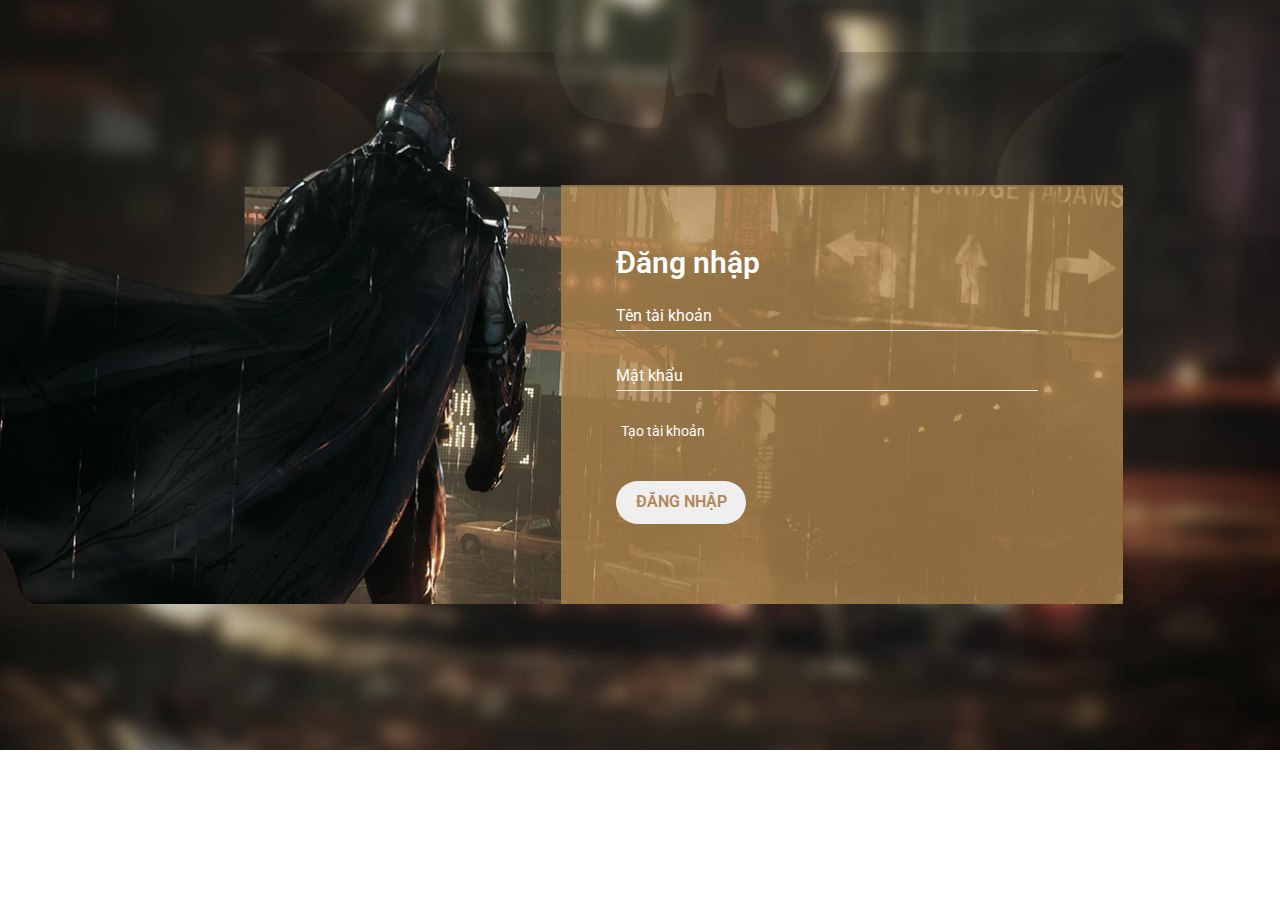
<file: login.html>
<!DOCTYPE html>
<html lang="en">

<head>
    <meta charset="UTF-8" />
    <meta name="viewport" content="width=device-width, initial-scale=1.0" />
    <title>Công nghệ phần mềm - Nhóm 8</title>
    <!--[if lt IE 9]>
      <script src="/js/html5shiv.js"></script>
    <![endif]-->
    <!-- font -->
    <link href="https://fonts.googleapis.com/css?family=Roboto&display=swap" rel="stylesheet" />
    <link rel="stylesheet" href="https://stackpath.bootstrapcdn.com/bootstrap/4.3.1/css/bootstrap.min.css" integrity="sha384-ggOyR0iXCbMQv3Xipma34MD+dH/1fQ784/j6cY/iJTQUOhcWr7x9JvoRxT2MZw1T" crossorigin="anonymous" />

    <!-- main -->
    <link rel="stylesheet" href="./css/main.css" />
</head>

<body>
    <section class="formLogin">
        <div class="formLogin__content">
            <div class="signUp">
                <form class="signUp_form">
                    <h2>Đăng nhập</h2>
                    <div class="form-group">
                        <input type="text" name="taiKhoan" placeholder="Tên tài khoản">
                    </div>
                    <div class="form-group">
                        <input type="password" name="matKhau" placeholder="Mật khẩu">
                    </div>
                    <div class="form-group">
                        <a href="#" class="btnRegister">Tạo tài khoản</a>
                    </div>
                    <div class="btnSinUp">
                        <button class="btnSubmit">Đăng nhập</button>
                    </div>
                </form>
            </div>
        </div>
    </section>

    <script src="https://code.jquery.com/jquery-3.3.1.slim.min.js" integrity="sha384-q8i/X+965DzO0rT7abK41JStQIAqVgRVzpbzo5smXKp4YfRvH+8abtTE1Pi6jizo" crossorigin="anonymous"></script>
    <script src="https://cdnjs.cloudflare.com/ajax/libs/popper.js/1.14.7/umd/popper.min.js" integrity="sha384-UO2eT0CpHqdSJQ6hJty5KVphtPhzWj9WO1clHTMGa3JDZwrnQq4sF86dIHNDz0W1" crossorigin="anonymous"></script>
    <script src="https://stackpath.bootstrapcdn.com/bootstrap/4.3.1/js/bootstrap.min.js" integrity="sha384-JjSmVgyd0p3pXB1rRibZUAYoIIy6OrQ6VrjIEaFf/nJGzIxFDsf4x0xIM+B07jRM" crossorigin="anonymous"></script>
</body>

</html>
</file>
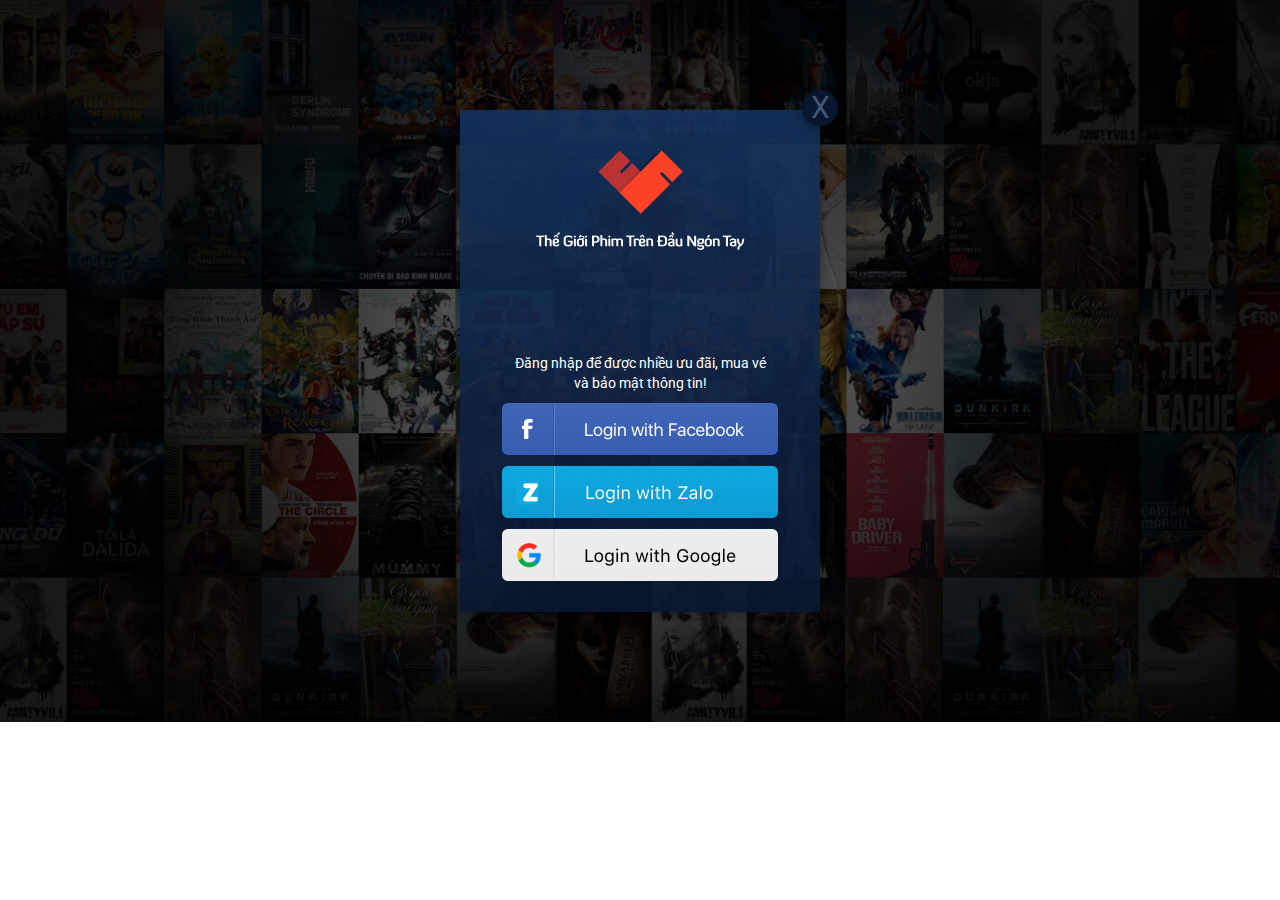
<file: login1.html>
<!DOCTYPE html>
<html lang="en">

<head>
    <meta charset="UTF-8" />
    <meta name="viewport" content="width=device-width, initial-scale=1.0" />
    <title>Công nghệ phần mềm - Nhóm 8</title>
    <!--[if lt IE 9]>
      <script src="/js/html5shiv.js"></script>
    <![endif]-->
    <!-- font -->
    <link href="https://fonts.googleapis.com/css?family=Roboto&display=swap" rel="stylesheet" />
    <!-- main -->
    <link rel="stylesheet" href="./css/main.css" />
</head>

<body>
    <div class="login">
        <div class="login__background">
            <div class="login__content">
                <div class="login-title">
                    <img src="img/web-logo2.png" alt="logo" />
                    <p>
                        Đăng nhập để được nhiều ưu đãi, mua vé <br /> và bảo mật thông tin!
                    </p>
                </div>
                <div class="login-account">
                    <a href=""><img src="./img/btn-FB.png" alt="facebokk" /></a>
                    <a href=""><img src="./img/btn-Zalo.png" alt="zalo" /></a>
                    <a href=""><img src="./img/btn-Google.png" alt="google" /></a>
                </div>
                <div class="close">
                    <a href="index.html">X</a>
                </div>
            </div>
        </div>
    </div>
</body>

</html>
</file>
<file: css/main.css>
.box-shadow-1, .header, .buyTicket, .headerBooking .navbar, .checkOut {
  box-shadow: 0 0 15px rgba(0, 0, 0, 0.3); }

.box-shadow-2, .buyTicket .buyTicket__content .item__dropdown .dropdown-menu--edit {
  box-shadow: 0 6px 12px rgba(0, 0, 0, 0.175); }

.borderDashed, .checkOut .checkOut__content .total, .checkOut .checkOut__content .infoFilm, .checkOut .checkOut__content .chair, .checkOut .checkOut__content .userName {
  border-bottom: 1px dashed #e9e9e9; }

.border-radius, .introduceMovie .introduceMovie__content .detailMovie .imgMovie img, .informationMovie .informationMovie__content .tab-content #showTimes, .informationMovie .informationMovie__content .tab-content #info .inforBottom .bottomContent a .bottomImg, .informationMovie .informationMovie__content .tab-content #info .inforBottom .bottomContent a .bottomImg img, .buyTicket .buyTicket__content .item__dropdown .dropdown-menu--edit, .buyTicket .buyTicket__content .item__button .btn, .showTimes .showTimes__content .tab-content .nowShowing__content .row .col-sm-3 .film .film__image img, .showTimes .showTimes__content .tab-content .nowShowing__content .row .col-sm-3 .film .film__image .film__play, .showTimes .showTimes__content .tab-content .nowShowing__content .row .col-sm-3 .film .film__image .typePoint .point, .showTimes .showTimes__content .tab-content .comingSoon__content .row .col-sm-3 .film .film__image img, .showTimes .showTimes__content .tab-content .comingSoon__content .row .col-sm-3 .film .film__image .film__play, .showTimes .showTimes__content .tab-content .comingSoon__content .row .col-sm-3 .film .film__image .typePoint span:last-child, .news .news__content .tab-content .introduce .introduce__item a img,
.news .news__content .tab-content .introduce .review__item a img,
.news .news__content .tab-content .review .introduce__item a img,
.news .news__content .tab-content .review .review__item a img, .news .news__content .tab-content .review .review__itemEnd .endItem .imgReview img, .appMobile .appMobile__content .appMobile-left .btnAppMobile, .seatCheckOut .bookingRight .bookingRight__content .bottom .listChair .listItem .chairRow .seat, .sideBar .sideBar__content .contentTab .abc .tab-content .tab-pane .table tbody tr td .btnDel,
.sideBar .sideBar__content .contentTab .abc .tab-content .tab-pane .table tbody tr td .btnEdit {
  border-radius: 4px; }

.clear {
  clear: both; }

* {
  margin: 0;
  padding: 0;
  box-sizing: border-box; }

html,
body {
  font-family: 'Roboto', sans-serif;
  font-size: 14px;
  line-height: 1.43;
  color: #333;
  background-color: #fff; }

.carousel-control-prev,
.carousel-control-next {
  top: -10%;
  left: 3%;
  opacity: 0.5;
  z-index: 2;
  width: 0%; }

.carousel-control-next {
  left: unset;
  right: 2%; }

@media screen and (max-width: 992px) {
  .carousel-control-prev,
  .carousel-control-next {
    left: 4%; }

  .carousel-control-next {
    left: unset;
    right: 4%; } }
.owl-theme .owl-nav .owl-prev,
.owl-theme .owl-nav .owl-next {
  position: absolute;
  padding: 0;
  margin: 0;
  top: 28%;
  left: -7%; }
  .owl-theme .owl-nav .owl-prev span,
  .owl-theme .owl-nav .owl-next span {
    font-size: 150px;
    opacity: .5;
    color: #9b9b9b; }
  .owl-theme .owl-nav .owl-prev:focus,
  .owl-theme .owl-nav .owl-next:focus {
    outline: none; }
  .owl-theme .owl-nav .owl-prev:hover,
  .owl-theme .owl-nav .owl-next:hover {
    background: none; }
.owl-theme .owl-nav .owl-next {
  left: unset;
  right: -7%; }

.modal {
  top: 50px;
  left: -13%; }
  .modal .modal-dialog .modal-content {
    background-color: rgba(255, 255, 255, 0);
    border: none;
    border-radius: 0; }
    .modal .modal-dialog .modal-content button {
      opacity: 1; }
      .modal .modal-dialog .modal-content button span {
        position: absolute;
        top: -20px;
        right: -85%;
        z-index: 2; }
    .modal .modal-dialog .modal-content iframe {
      border: 1px solid #453C3C;
      width: 900px;
      height: 550px; }

.to-top {
  visibility: hidden;
  opacity: 0; }

.cd-top--is-visible {
  visibility: visible;
  opacity: 1; }

.to-top i {
  border: 2px solid #fb4226;
  color: #fb4226;
  font-size: 24px;
  width: 50px;
  height: 50px;
  border-radius: 50%;
  text-align: center;
  line-height: 45px;
  position: fixed;
  bottom: 50px;
  right: 50px; }

.btn--white {
  color: #949494;
  font-size: 14px;
  font-weight: normal;
  background-color: none;
  border: 1px solid #949494;
  border-radius: 4px;
  padding: 7px 25px;
  transition: all .2s;
  cursor: pointer; }
  .btn--white:hover {
    color: #fff;
    background-color: #fb4226;
    border: 1px solid #fb4226; }

.header {
  position: fixed;
  top: -1px;
  width: 100%;
  z-index: 10;
  background-color: rgba(255, 255, 255, 0.95); }
  .header .navbar {
    padding: 0;
    width: 100% !important; }
    .header .navbar .navbar-toggler {
      text-align: right; }
      .header .navbar .navbar-toggler img {
        width: 25px; }
      .header .navbar .navbar-toggler:focus {
        outline: none; }
    .header .navbar .header-left a {
      outline: none; }
      .header .navbar .header-left a img {
        width: 50px; }
    .header .navbar .header-center .collapse {
      display: flex;
      justify-content: center; }
      .header .navbar .header-center .collapse .navbar-nav .nav-item .nav-link {
        margin-right: 20px;
        padding: 0;
        color: #000;
        font-size: 14px;
        font-weight: normal;
        transition: all 0.2s; }
        .header .navbar .header-center .collapse .navbar-nav .nav-item .nav-link:hover {
          color: #fb4226; }
    .header .navbar .header-right {
      display: flex;
      justify-content: flex-end; }
      .header .navbar .header-right .avatar {
        padding: 0 11px 0 0;
        border-right: 1px solid #949494; }
        .header .navbar .header-right .avatar a:hover {
          text-decoration: none; }
        .header .navbar .header-right .avatar a img {
          width: 30px;
          border-radius: 25px;
          margin-right: 5px; }
        .header .navbar .header-right .avatar a span {
          color: #949494;
          font-size: 13px;
          font-weight: normal; }
      .header .navbar .header-right .location {
        padding: 0 25px 0 10px;
        line-height: 2; }
        .header .navbar .header-right .location img {
          width: 20px;
          opacity: 0.5; }
        .header .navbar .header-right .location select {
          border: none;
          background: none;
          color: #949494;
          font-size: 13px;
          font-weight: normal; }
          .header .navbar .header-right .location select:focus {
            outline: none; }

@media screen and (max-width: 768px) {
  .header .header-center {
    display: none; } }
@media screen and (max-width: 576px) {
  .header .header-center {
    display: none; }
  .header .header-right {
    display: none !important; } }
.footer {
  background-color: #222;
  padding: 20px 0; }
  .footer .footer__content {
    margin: auto;
    padding: 0 15px;
    max-width: 940px;
    width: 100%; }
    .footer .footer__content .footer-hr {
      margin: 20px 0;
      border: 1px solid #4a4a4a; }
    .footer .footer__content .footer-top .top-left p,
    .footer .footer__content .footer-top .top-center p,
    .footer .footer__content .footer-top .top-right p {
      color: #fff;
      font-size: 80%;
      font-weight: normal;
      margin-bottom: 10px; }
    .footer .footer__content .footer-top .top-left .left-item,
    .footer .footer__content .footer-top .top-center .left-item,
    .footer .footer__content .footer-top .top-right .left-item {
      flex-direction: row; }
      .footer .footer__content .footer-top .top-left .left-item a,
      .footer .footer__content .footer-top .top-center .left-item a,
      .footer .footer__content .footer-top .top-right .left-item a {
        display: block;
        margin: 5px;
        line-height: 2.3;
        transition: all .2s;
        color: #949494;
        font-size: 12px;
        font-weight: 700; }
        .footer .footer__content .footer-top .top-left .left-item a:hover,
        .footer .footer__content .footer-top .top-center .left-item a:hover,
        .footer .footer__content .footer-top .top-right .left-item a:hover {
          color: #fff;
          text-decoration: none; }
    .footer .footer__content .footer-top .top-center .companyItem,
    .footer .footer__content .footer-top .top-center .right-item {
      display: flex;
      flex-direction: row;
      margin-bottom: 15px; }
      .footer .footer__content .footer-top .top-center .companyItem a,
      .footer .footer__content .footer-top .top-center .right-item a {
        transition: all .2s; }
        .footer .footer__content .footer-top .top-center .companyItem a img,
        .footer .footer__content .footer-top .top-center .right-item a img {
          width: 30px;
          height: 30px;
          border-radius: 50%;
          background-color: #fff;
          margin-right: 15px; }
          .footer .footer__content .footer-top .top-center .companyItem a img:hover,
          .footer .footer__content .footer-top .top-center .right-item a img:hover {
            opacity: .7; }
    .footer .footer__content .footer-top .top-right .right-item a img {
      width: auto;
      height: 30px;
      margin: 5px; }
    .footer .footer__content .footer-bottom .bottom-left {
      padding: 0; }
      .footer .footer__content .footer-bottom .bottom-left img {
        margin-bottom: 20px;
        border-radius: 8px;
        width: 80px;
        height: auto; }
    .footer .footer__content .footer-bottom .bottom-center p {
      margin: 0;
      line-height: 1.8;
      color: #949494;
      font-size: 12px;
      font-weight: 400; }
    .footer .footer__content .footer-bottom .bottom-center p:first-child {
      color: #fff; }
    .footer .footer__content .footer-bottom .bottom-center p:last-child a {
      color: #fb4226; }
      .footer .footer__content .footer-bottom .bottom-center p:last-child a:hover {
        text-decoration: none; }
    .footer .footer__content .footer-bottom .bottom-right {
      padding: 0; }
      .footer .footer__content .footer-bottom .bottom-right a img {
        width: 130px;
        height: auto;
        margin: auto; }

@media screen and (max-width: 768px) {
  .footer .footer__content .footer-bottom {
    text-align: center; } }
@media screen and (max-width: 992px) {
  .footer .footer__content .footer-top .top-left p {
    display: none; }
  .footer .footer__content .footer-top .top-left .left-item:first-child {
    display: none; }
  .footer .footer__content .footer-top .top-left .left-item:last-child {
    display: flex;
    justify-content: center; }
  .footer .footer__content .footer-top .top-center {
    display: none; }
  .footer .footer__content .footer-top .top-right {
    text-align: left; }
    .footer .footer__content .footer-top .top-right .right-item:first-child {
      display: none; }
    .footer .footer__content .footer-top .top-right .right-item:last-child p {
      display: none; }
  .footer .footer__content .footer-bottom .bottom-center {
    text-align: center; } }
.btn--white {
  color: #949494;
  font-size: 14px;
  font-weight: normal;
  background-color: none;
  border: 1px solid #949494;
  border-radius: 4px;
  padding: 7px 25px;
  transition: all .2s;
  cursor: pointer; }
  .btn--white:hover {
    color: #fff;
    background-color: #fb4226;
    border: 1px solid #fb4226; }

.span--red {
  min-width: 33px;
  background-color: #fb4226;
  border-radius: 4px;
  color: #fff;
  font-size: 14px;
  font-weight: normal;
  text-align: center;
  padding: 0 5px; }

.span--green {
  min-width: 33px;
  background-color: #00ac4d;
  border-radius: 4px;
  color: #fff;
  font-size: 14px;
  font-weight: normal;
  text-align: center;
  padding: 0 5px; }

.introduceMovie .introduceMovie__content {
  position: relative;
  overflow: hidden; }
  .introduceMovie .introduceMovie__content .backgroundImg img {
    width: 100%;
    height: auto;
    filter: blur(15px); }
  .introduceMovie .introduceMovie__content .backgroundLinear {
    position: absolute;
    top: 0;
    left: 0;
    width: 100%;
    height: 100%;
    background: linear-gradient(to top, #0a2029, transparent 100%); }
  .introduceMovie .introduceMovie__content .detailMovie {
    width: 100%;
    position: absolute;
    top: 50%;
    left: 50%;
    transform: translate(-50%, -50%); }
    .introduceMovie .introduceMovie__content .detailMovie .imgMovie {
      position: relative;
      padding: 0;
      transition: all .2s; }
      .introduceMovie .introduceMovie__content .detailMovie .imgMovie img {
        width: 100%;
        height: 100%; }
      .introduceMovie .introduceMovie__content .detailMovie .imgMovie:hover .moviePlay {
        opacity: 1; }
      .introduceMovie .introduceMovie__content .detailMovie .imgMovie .moviePlay {
        position: absolute;
        width: 100%;
        top: 50%;
        left: 50%;
        transform: translate(-15%, -50%);
        opacity: 0; }
        .introduceMovie .introduceMovie__content .detailMovie .imgMovie .moviePlay img {
          width: 80px;
          height: 80px; }
    .introduceMovie .introduceMovie__content .detailMovie .inforMovie {
      position: absolute;
      top: 50%;
      left: 50%;
      transform: translate(-50%, -50%); }
      .introduceMovie .introduceMovie__content .detailMovie .inforMovie p {
        margin: 0;
        color: #e9e9e9;
        font-size: 14px;
        font-weight: normal; }
      .introduceMovie .introduceMovie__content .detailMovie .inforMovie p:nth-child(2) {
        width: 80%; }
        .introduceMovie .introduceMovie__content .detailMovie .inforMovie p:nth-child(2) span:first-child {
          font-size: 16px;
          margin-top: 6px;
          margin-right: 6px;
          float: left; }
        .introduceMovie .introduceMovie__content .detailMovie .inforMovie p:nth-child(2) span:last-child {
          font-size: 24px; }
    .introduceMovie .introduceMovie__content .detailMovie .evaluateMovie {
      position: absolute;
      top: 50%;
      right: -8%;
      transform: translateY(-50%);
      text-align: center; }
      .introduceMovie .introduceMovie__content .detailMovie .evaluateMovie .percentRated svg {
        position: relative;
        left: 5%;
        z-index: 100; }
        .introduceMovie .introduceMovie__content .detailMovie .evaluateMovie .percentRated svg circle {
          width: 100%;
          height: 100%;
          fill: none;
          stroke: #3a3a3a;
          stroke-width: 9;
          stroke-linecap: round;
          transform: translate(5px, 5px); }
        .introduceMovie .introduceMovie__content .detailMovie .evaluateMovie .percentRated svg circle:nth-child(2) {
          stroke-dasharray: 170;
          stroke-dashoffset: 170; }
      .introduceMovie .introduceMovie__content .detailMovie .evaluateMovie .percentRated:first-child circle:nth-child(1) {
        stroke: #7ED321; }
      .introduceMovie .introduceMovie__content .detailMovie .evaluateMovie .percentRated .number {
        position: absolute;
        top: 35%;
        left: 45%;
        transform: translate(-50%, -50%); }
        .introduceMovie .introduceMovie__content .detailMovie .evaluateMovie .percentRated .number span {
          color: #fff;
          font-size: 60px;
          font-weight: normal; }
      .introduceMovie .introduceMovie__content .detailMovie .evaluateMovie .starRated .star {
        flex-direction: row;
        margin: 10px 0; }
        .introduceMovie .introduceMovie__content .detailMovie .evaluateMovie .starRated .star img {
          max-width: 25px;
          width: 100%; }
      .introduceMovie .introduceMovie__content .detailMovie .evaluateMovie .starRated span {
        flex-direction: row;
        color: #e9e9e9;
        font-size: 14px;
        font-weight: normal; }
  .introduceMovie .introduceMovie__content .detailWidth {
    max-width: 870px;
    margin: auto; }

@media screen and (max-width: 736px) {
  .introduceMovie .introduceMovie__content .backgroundImg img {
    filter: blur(0); }
  .introduceMovie .introduceMovie__content .detailMovie .imgMovie img {
    display: none; }
  .introduceMovie .introduceMovie__content .detailMovie .imgMovie .moviePlay {
    opacity: 1; }
    .introduceMovie .introduceMovie__content .detailMovie .imgMovie .moviePlay img {
      opacity: 1; }
  .introduceMovie .introduceMovie__content .detailMovie .inforMovie p:nth-child(2) {
    width: 100%;
    margin: 0;
    font-size: 20px; }
    .introduceMovie .introduceMovie__content .detailMovie .inforMovie p:nth-child(2) span:first-child {
      display: none; }
  .introduceMovie .introduceMovie__content .detailMovie .evaluateMovie {
    display: none; } }
.informationMovie {
  background-color: #0a2029; }
  .informationMovie .informationMovie__content {
    transform: translate(0, -70px);
    padding: 0 15px; }
    .informationMovie .informationMovie__content .nav .nav-item .nav-link {
      color: #fff;
      font-size: 18px;
      font-weight: normal;
      transition: all 0.2s; }
      .informationMovie .informationMovie__content .nav .nav-item .nav-link.active {
        color: #fb4226;
        font-size: 20px;
        font-weight: normal; }
      .informationMovie .informationMovie__content .nav .nav-item .nav-link:hover {
        font-size: 20px; }
    .informationMovie .informationMovie__content .tab-content {
      margin-top: 40px;
      width: 100%; }
      .informationMovie .informationMovie__content .tab-content #showTimes {
        background-color: #fff; }
        .informationMovie .informationMovie__content .tab-content #showTimes .row {
          margin: 0; }
          .informationMovie .informationMovie__content .tab-content #showTimes .row .listTheater {
            padding: 0; }
            .informationMovie .informationMovie__content .tab-content #showTimes .row .listTheater .nav-link {
              background-color: #fff;
              width: 100%;
              opacity: 0.7;
              padding: 20px;
              border-radius: 0;
              border-bottom: 1px solid #fafafa; }
              .informationMovie .informationMovie__content .tab-content #showTimes .row .listTheater .nav-link .infoTheater {
                margin: 0;
                padding: 0; }
                .informationMovie .informationMovie__content .tab-content #showTimes .row .listTheater .nav-link .infoTheater .imgTheater {
                  padding: 0; }
                  .informationMovie .informationMovie__content .tab-content #showTimes .row .listTheater .nav-link .infoTheater .imgTheater img {
                    padding: 0;
                    width: 50px;
                    margin-right: 10px; }
                .informationMovie .informationMovie__content .tab-content #showTimes .row .listTheater .nav-link .infoTheater .desTheater {
                  padding: 0; }
                  .informationMovie .informationMovie__content .tab-content #showTimes .row .listTheater .nav-link .infoTheater .desTheater p {
                    margin: 0; }
                  .informationMovie .informationMovie__content .tab-content #showTimes .row .listTheater .nav-link .infoTheater .desTheater p:first-child {
                    color: #000;
                    font-size: 16px;
                    font-weight: 500; }
                  .informationMovie .informationMovie__content .tab-content #showTimes .row .listTheater .nav-link .infoTheater .desTheater p:last-child img {
                    width: 13px;
                    margin: 0; }
                  .informationMovie .informationMovie__content .tab-content #showTimes .row .listTheater .nav-link .infoTheater .desTheater p:last-child span {
                    color: #fb4226;
                    font-size: 13px;
                    font-weight: 400; }
                .informationMovie .informationMovie__content .tab-content #showTimes .row .listTheater .nav-link .infoTheater .desCustomer {
                  display: flex;
                  align-items: center; }
              .informationMovie .informationMovie__content .tab-content #showTimes .row .listTheater .nav-link.active {
                background-color: #fff;
                opacity: 1; }
          .informationMovie .informationMovie__content .tab-content #showTimes .row .contentST {
            padding: 0; }
            .informationMovie .informationMovie__content .tab-content #showTimes .row .contentST .contentST__content {
              width: 100%;
              height: 621px;
              max-height: 621px;
              overflow-x: hidden;
              overflow-y: auto;
              margin: 0;
              padding: 20px 20px 10px 20px; }
              .informationMovie .informationMovie__content .tab-content #showTimes .row .contentST .contentST__content::-webkit-scrollbar {
                width: 5px; }
              .informationMovie .informationMovie__content .tab-content #showTimes .row .contentST .contentST__content::-webkit-scrollbar-track {
                box-shadow: inset 0 0 5px grey;
                border-radius: 10px; }
              .informationMovie .informationMovie__content .tab-content #showTimes .row .contentST .contentST__content::-webkit-scrollbar-thumb {
                background: #fb4226;
                border-radius: 10px; }
              .informationMovie .informationMovie__content .tab-content #showTimes .row .contentST .contentST__content::-webkit-scrollbar-thumb:hover {
                background: #b30000; }
              .informationMovie .informationMovie__content .tab-content #showTimes .row .contentST .contentST__content .showTimesInfo {
                border-bottom: 1px solid #e8e8e8;
                margin-top: 10px; }
                .informationMovie .informationMovie__content .tab-content #showTimes .row .contentST .contentST__content .showTimesInfo .theaterInfo .imgTheater {
                  padding: 0;
                  width: 50px;
                  height: 45px; }
                .informationMovie .informationMovie__content .tab-content #showTimes .row .contentST .contentST__content .showTimesInfo .theaterInfo .infoContent {
                  padding: 0;
                  padding-left: 10px; }
                  .informationMovie .informationMovie__content .tab-content #showTimes .row .contentST .contentST__content .showTimesInfo .theaterInfo .infoContent p:first-child {
                    margin: 0; }
                    .informationMovie .informationMovie__content .tab-content #showTimes .row .contentST .contentST__content .showTimesInfo .theaterInfo .infoContent p:first-child span:first-child {
                      color: #fb4226;
                      font-size: 16px;
                      font-weight: 500; }
                    .informationMovie .informationMovie__content .tab-content #showTimes .row .contentST .contentST__content .showTimesInfo .theaterInfo .infoContent p:first-child span:last-child {
                      color: #000;
                      font-size: 16px;
                      font-weight: 500; }
                  .informationMovie .informationMovie__content .tab-content #showTimes .row .contentST .contentST__content .showTimesInfo .theaterInfo .infoContent p:last-child {
                    line-height: 1.7;
                    letter-spacing: 0.1px;
                    color: #9b9b9b;
                    font-size: 13px;
                    font-weight: 400; }
                    .informationMovie .informationMovie__content .tab-content #showTimes .row .contentST .contentST__content .showTimesInfo .theaterInfo .infoContent p:last-child span {
                      color: #fb4226;
                      font-size: 13px;
                      font-weight: 400; }
                .informationMovie .informationMovie__content .tab-content #showTimes .row .contentST .contentST__content .showTimesInfo .movieSessions .movieFormat p {
                  margin-bottom: 5px;
                  color: #000;
                  font-size: 16px;
                  font-weight: 500; }
                .informationMovie .informationMovie__content .tab-content #showTimes .row .contentST .contentST__content .showTimesInfo .movieSessions .listTime .timeItem {
                  padding: 2px;
                  margin: 0 2px 5px 0;
                  text-decoration: none;
                  border-radius: 7px;
                  border: 1px solid #e4e4e4;
                  background-color: rgba(246, 246, 246, 0.5);
                  color: #9b9b9b;
                  font-size: 14px;
                  font-weight: 400;
                  transition: all 0.2s;
                  display: flex;
                  justify-content: center;
                  align-items: center; }
                  .informationMovie .informationMovie__content .tab-content #showTimes .row .contentST .contentST__content .showTimesInfo .movieSessions .listTime .timeItem span:first-child {
                    padding-right: 7px;
                    letter-spacing: -2px;
                    color: #108f3e;
                    font-size: 18px;
                    font-weight: 500; }
                  .informationMovie .informationMovie__content .tab-content #showTimes .row .contentST .contentST__content .showTimesInfo .movieSessions .listTime .timeItem span:last-child {
                    color: #9b9b9b;
                    font-size: 14px;
                    font-weight: 500; }
      .informationMovie .informationMovie__content .tab-content #info .inforTop {
        width: 100%;
        margin: 0; }
        .informationMovie .informationMovie__content .tab-content #info .inforTop .infor-left {
          padding: 0 7px; }
          .informationMovie .informationMovie__content .tab-content #info .inforTop .infor-left .left__item {
            margin: 0 0 10px; }
            .informationMovie .informationMovie__content .tab-content #info .inforTop .infor-left .left__item p {
              margin-bottom: 10px;
              padding: 0;
              color: #e9e9e9;
              font-size: 14px;
              font-weight: normal; }
        .informationMovie .informationMovie__content .tab-content #info .inforTop .infor-right {
          padding: 0 7px 0 10px; }
          .informationMovie .informationMovie__content .tab-content #info .inforTop .infor-right .right__item p {
            margin-bottom: 10px;
            color: #e9e9e9;
            font-size: 14px;
            font-weight: normal; }
          .informationMovie .informationMovie__content .tab-content #info .inforTop .infor-right .right__item .itemTitle {
            margin-bottom: 10px; }
          .informationMovie .informationMovie__content .tab-content #info .inforTop .infor-right .right__item .itemContent {
            margin-bottom: 10px; }
            .informationMovie .informationMovie__content .tab-content #info .inforTop .infor-right .right__item .itemContent p {
              text-align: justify; }
      .informationMovie .informationMovie__content .tab-content #info .inforBottom .bottomTitle {
        margin-bottom: 10px; }
        .informationMovie .informationMovie__content .tab-content #info .inforBottom .bottomTitle p {
          margin: 50px 0 20px;
          padding: 0 7px;
          color: #e9e9e9;
          font-size: 14px;
          font-weight: normal; }
      .informationMovie .informationMovie__content .tab-content #info .inforBottom .bottomContent {
        width: 33%;
        padding-bottom: 20px; }
        .informationMovie .informationMovie__content .tab-content #info .inforBottom .bottomContent a {
          transition: all 0.2s; }
          .informationMovie .informationMovie__content .tab-content #info .inforBottom .bottomContent a .bottomImg {
            width: 100%;
            background-color: #e8e8e8;
            margin-bottom: 20px; }
            .informationMovie .informationMovie__content .tab-content #info .inforBottom .bottomContent a .bottomImg img {
              max-width: 737px;
              width: 100%;
              height: 129px;
              object-fit: cover; }
          .informationMovie .informationMovie__content .tab-content #info .inforBottom .bottomContent a .bottomReview p {
            margin-bottom: 7px;
            line-height: 26px;
            height: 50px;
            overflow: hidden;
            text-overflow: ellipsis;
            color: #fff;
            font-size: 16px;
            font-weight: normal; }
          .informationMovie .informationMovie__content .tab-content #info .inforBottom .bottomContent a:hover {
            text-decoration: none; }
            .informationMovie .informationMovie__content .tab-content #info .inforBottom .bottomContent a:hover .bottomTitle p {
              color: #fb4226;
              font-size: 16px;
              font-weight: normal; }
        .informationMovie .informationMovie__content .tab-content #info .inforBottom .bottomContent .bottom__icon {
          display: flex;
          align-content: center;
          padding-top: 10px; }
          .informationMovie .informationMovie__content .tab-content #info .inforBottom .bottomContent .bottom__icon .like {
            margin-right: 25px; }
            .informationMovie .informationMovie__content .tab-content #info .inforBottom .bottomContent .bottom__icon .like img {
              margin: 2px 10px 0 0;
              width: 16px;
              height: auto; }
            .informationMovie .informationMovie__content .tab-content #info .inforBottom .bottomContent .bottom__icon .like span {
              color: #fff; }
          .informationMovie .informationMovie__content .tab-content #info .inforBottom .bottomContent .bottom__icon .comment a img {
            margin: 2px 10px 0 0;
            width: 16px;
            height: auto; }
          .informationMovie .informationMovie__content .tab-content #info .inforBottom .bottomContent .bottom__icon .comment a span {
            color: #fff; }
      .informationMovie .informationMovie__content .tab-content #evaluate .listComment .commentItem {
        border: 1px solid #e6e6e6;
        border-radius: 3px;
        background-color: #fff;
        max-width: 580px;
        margin: 15px auto 0;
        padding: 20px 20px 12px; }
        .informationMovie .informationMovie__content .tab-content #evaluate .listComment .commentItem .commentReviewer .infoReviewer {
          display: flex; }
          .informationMovie .informationMovie__content .tab-content #evaluate .listComment .commentItem .commentReviewer .infoReviewer .reviewer {
            display: flex;
            text-align: left;
            padding: 0; }
            .informationMovie .informationMovie__content .tab-content #evaluate .listComment .commentItem .commentReviewer .infoReviewer .reviewer img {
              width: 32px;
              height: 32px;
              border-radius: 25px; }
            .informationMovie .informationMovie__content .tab-content #evaluate .listComment .commentItem .commentReviewer .infoReviewer .reviewer span {
              margin-left: 10px; }
              .informationMovie .informationMovie__content .tab-content #evaluate .listComment .commentItem .commentReviewer .infoReviewer .reviewer span p:first-child {
                margin: 0;
                color: #000;
                font-size: 14px;
                font-weight: normal; }
                .informationMovie .informationMovie__content .tab-content #evaluate .listComment .commentItem .commentReviewer .infoReviewer .reviewer span p:first-child img {
                  width: 18px;
                  height: 18px; }
              .informationMovie .informationMovie__content .tab-content #evaluate .listComment .commentItem .commentReviewer .infoReviewer .reviewer span p:last-child {
                margin-bottom: 10px;
                color: #9b9b9b;
                font-size: 10px;
                font-weight: normal; }
          .informationMovie .informationMovie__content .tab-content #evaluate .listComment .commentItem .commentReviewer .infoReviewer .numberOfReviews {
            display: flex;
            justify-content: flex-end;
            padding: 0; }
            .informationMovie .informationMovie__content .tab-content #evaluate .listComment .commentItem .commentReviewer .infoReviewer .numberOfReviews .rate {
              text-align: center; }
              .informationMovie .informationMovie__content .tab-content #evaluate .listComment .commentItem .commentReviewer .infoReviewer .numberOfReviews .rate p {
                margin: 0; }
              .informationMovie .informationMovie__content .tab-content #evaluate .listComment .commentItem .commentReviewer .infoReviewer .numberOfReviews .rate p:first-child {
                color: #91d25a;
                font-size: 16px;
                font-weight: normal; }
              .informationMovie .informationMovie__content .tab-content #evaluate .listComment .commentItem .commentReviewer .infoReviewer .numberOfReviews .rate p:last-child {
                display: flex;
                justify-content: center;
                margin-top: 10px; }
                .informationMovie .informationMovie__content .tab-content #evaluate .listComment .commentItem .commentReviewer .infoReviewer .numberOfReviews .rate p:last-child img {
                  max-width: 8px;
                  width: 100%;
                  height: auto; }
        .informationMovie .informationMovie__content .tab-content #evaluate .listComment .commentItem .commentReviewer .commentContent {
          padding: 20px 0; }
          .informationMovie .informationMovie__content .tab-content #evaluate .listComment .commentItem .commentReviewer .commentContent p {
            margin: 0;
            color: #4a4a4a;
            font-size: 14px;
            font-weight: normal; }
          .informationMovie .informationMovie__content .tab-content #evaluate .listComment .commentItem .commentReviewer .commentContent p:last-child {
            color: #fb4226;
            cursor: pointer; }
        .informationMovie .informationMovie__content .tab-content #evaluate .listComment .commentItem .likes {
          border-top: 1px solid #e6e6e6;
          padding-top: 10px; }
          .informationMovie .informationMovie__content .tab-content #evaluate .listComment .commentItem .likes img {
            width: 16px;
            height: auto;
            margin-right: 10px;
            transition: all 0.2s; }
            .informationMovie .informationMovie__content .tab-content #evaluate .listComment .commentItem .likes img:hover {
              width: 18px; }
          .informationMovie .informationMovie__content .tab-content #evaluate .listComment .commentItem .likes span {
            color: #737576;
            font-size: 14px;
            font-weight: normal; }
            .informationMovie .informationMovie__content .tab-content #evaluate .listComment .commentItem .likes span strong {
              font-weight: 700; }
      .informationMovie .informationMovie__content .tab-content #evaluate .btn--white {
        margin-top: 35px;
        margin-bottom: 20px; }
  .informationMovie .detailWidth {
    max-width: 870px;
    margin: auto; }

@media screen and (max-width: 736px) {
  .informationMovie .informationMovie__content {
    transform: translate(0, 0);
    padding: 0; }
    .informationMovie .informationMovie__content .nav {
      padding-top: 20px; }
    .informationMovie .informationMovie__content .tab-content .inforBottom .bottomContent {
      width: 100% !important;
      padding: 0 7px; }
      .informationMovie .informationMovie__content .tab-content .inforBottom .bottomContent a .bottomImg img {
        max-width: none;
        height: 100% !important; }
      .informationMovie .informationMovie__content .tab-content .inforBottom .bottomContent a .bottomReview {
        margin-bottom: 8px;
        padding: 3px 0 0 12px; }
      .informationMovie .informationMovie__content .tab-content .inforBottom .bottomContent .bottom__icon .like,
      .informationMovie .informationMovie__content .tab-content .inforBottom .bottomContent .bottom__icon .comment {
        display: none; } }
@media screen and (max-width: 768px) {
  .informationMovie .informationMovie__content .nav {
    padding-top: 20px; }
  .informationMovie .informationMovie__content .tab-content .inforBottom .bottomContent {
    width: 100% !important;
    padding: 0 7px; }
    .informationMovie .informationMovie__content .tab-content .inforBottom .bottomContent a .bottomImg img {
      max-width: none; }
    .informationMovie .informationMovie__content .tab-content .inforBottom .bottomContent a .bottomReview {
      margin-bottom: 8px;
      padding: 3px 0 0 12px; }
    .informationMovie .informationMovie__content .tab-content .inforBottom .bottomContent .bottom__icon .like,
    .informationMovie .informationMovie__content .tab-content .inforBottom .bottomContent .bottom__icon .comment {
      display: none; } }
.formLogin {
  position: relative;
  width: 100%;
  height: auto;
  min-height: 750px;
  background-image: url(../img/bgBodyLogin.jpg);
  background-position: center;
  background-repeat: no-repeat;
  background-size: cover; }
  .formLogin .formLogin__content {
    position: absolute;
    width: 1123px;
    margin-top: 50px;
    margin-bottom: 70px;
    padding-top: 135px;
    background-image: url(../img/bgLogin.png);
    background-repeat: no-repeat;
    background-position: top center;
    background-size: cover;
    overflow: hidden; }
    .formLogin .formLogin__content .signUp {
      float: right;
      width: 562px;
      background: rgba(177, 135, 77, 0.75); }
      .formLogin .formLogin__content .signUp .signUp_form {
        padding: 60px 85px 80px 55px; }
        .formLogin .formLogin__content .signUp .signUp_form h2 {
          margin: 0;
          padding: 0;
          margin-bottom: 20px;
          color: #fff;
          font-size: 30px;
          font-weight: 600; }
        .formLogin .formLogin__content .signUp .signUp_form .form-group {
          margin-bottom: 30px; }
          .formLogin .formLogin__content .signUp .signUp_form .form-group input {
            height: 30px;
            width: 100%;
            background-color: transparent;
            border: none;
            border-bottom: 1px solid #ebebec;
            color: #fff;
            font-size: 14px;
            font-weight: 600; }
            .formLogin .formLogin__content .signUp .signUp_form .form-group input::placeholder {
              color: #fff;
              font-size: 16px;
              font-weight: 400; }
            .formLogin .formLogin__content .signUp .signUp_form .form-group input:focus {
              outline: none; }
          .formLogin .formLogin__content .signUp .signUp_form .form-group .btnRegister {
            margin-left: 5px;
            color: #fff;
            font-size: 14px;
            font-weight: 400; }
            .formLogin .formLogin__content .signUp .signUp_form .form-group .btnRegister:hover {
              text-decoration: none; }
        .formLogin .formLogin__content .signUp .signUp_form .btnSinUp {
          margin-top: 40px; }
          .formLogin .formLogin__content .signUp .signUp_form .btnSinUp .btnSubmit {
            width: 130px;
            padding: 10px;
            border-radius: 25px;
            border: none;
            text-transform: uppercase;
            color: #b18757;
            font-size: 16px;
            font-weight: 600;
            cursor: pointer; }

.formRegister {
  width: 100%;
  height: auto;
  background: linear-gradient(to top, #fbc2eb 0%, #a18cd1 100%); }
  .formRegister .formRegister__content {
    max-width: 780px;
    width: 100%;
    margin: 0 auto;
    padding: 180px 0 100px 0; }
    .formRegister .formRegister__content .content_form {
      box-shadow: 0px 8px 20px 0px rgba(0, 0, 0, 0.15); }
      .formRegister .formRegister__content .content_form .formRegister_left {
        padding: 0; }
        .formRegister .formRegister__content .content_form .formRegister_left img {
          border-top-left-radius: 10px;
          border-bottom-left-radius: 10px;
          width: 100%;
          height: 100%; }
      .formRegister .formRegister__content .content_form .formRegister_right {
        background-color: #000;
        border-top-right-radius: 10px;
        border-bottom-right-radius: 10px;
        padding: 0; }
        .formRegister .formRegister__content .content_form .formRegister_right .right__content {
          padding: 57px 65px;
          padding-bottom: 65px; }
          .formRegister .formRegister__content .content_form .formRegister_right .right__content .title {
            text-align: center;
            color: #fff;
            font-size: 24px;
            font-weight: 400;
            margin-bottom: 35px; }
          .formRegister .formRegister__content .content_form .formRegister_right .right__content .form .form-group {
            margin-bottom: 33px;
            border-bottom: 1px solid rgba(255, 255, 255, 0.2); }
            .formRegister .formRegister__content .content_form .formRegister_right .right__content .form .form-group input {
              width: 100%;
              padding: 5px 0;
              background: transparent;
              border: none;
              color: #ebebec;
              font-size: 16px;
              font-weight: normal; }
              .formRegister .formRegister__content .content_form .formRegister_right .right__content .form .form-group input:focus {
                outline: none;
                border: none; }
            .formRegister .formRegister__content .content_form .formRegister_right .right__content .form .form-group .form-control {
              border: none;
              background-color: transparent;
              color: rgba(235, 235, 236, 0.5);
              font-size: 16px;
              font-weight: normal; }
              .formRegister .formRegister__content .content_form .formRegister_right .right__content .form .form-group .form-control:focus {
                box-shadow: none; }
              .formRegister .formRegister__content .content_form .formRegister_right .right__content .form .form-group .form-control option {
                background-color: #ebebec;
                color: #000;
                font-size: 16px;
                font-weight: normal; }
          .formRegister .formRegister__content .content_form .formRegister_right .right__content .form .buttonRegister {
            text-align: center;
            padding-top: 10px; }
            .formRegister .formRegister__content .content_form .formRegister_right .right__content .form .buttonRegister .btnSubmit {
              background-color: #108f3e;
              border-radius: 20px;
              border: none;
              padding: 5px 33px;
              color: #fff;
              font-size: 18px;
              font-weight: 400;
              transition: all .4s;
              cursor: pointer; }
              .formRegister .formRegister__content .content_form .formRegister_right .right__content .form .buttonRegister .btnSubmit:focus {
                border: none;
                outline: none; }

.carouselTix {
  position: relative;
  top: 0; }
  .carouselTix #carouselTix .carousel-indicators {
    position: absolute;
    bottom: 12%; }
    .carouselTix #carouselTix .carousel-indicators li {
      background-color: #d8d8d8;
      width: 12px;
      height: 12px;
      border-radius: 50%;
      border: none;
      opacity: 1; }
      .carouselTix #carouselTix .carousel-indicators li.active {
        background-color: #fb4226; }
      .carouselTix #carouselTix .carousel-indicators li:focus {
        outline: none; }
  .carouselTix #carouselTix .carousel-inner .carousel-item .carousel-play {
    width: 7%;
    height: 7%;
    position: absolute;
    top: 44%;
    left: 47%;
    opacity: 0;
    z-index: 3;
    transition: all .2s; }
  .carouselTix #carouselTix .control--back span img,
  .carouselTix #carouselTix .control--next span img {
    width: 50px;
    height: 50px; }
  .carouselTix .background-linear {
    position: absolute;
    bottom: 0;
    width: 100%;
    height: 100%;
    background: linear-gradient(to top, #000, transparent 20%); }
  .carouselTix:hover #carouselTix .carousel-inner .carousel-item .carousel-play {
    opacity: .7; }

@media screen and (max-width: 576px) {
  .carouselTix {
    display: none; } }
.buyTicket {
  position: absolute;
  left: 50%;
  transform: translate(-50%, -50%);
  max-width: 940px;
  width: 100%;
  height: 80px;
  z-index: 10;
  background-color: #fff;
  border-radius: 5px;
  position: relative; }
  .buyTicket .buyTicket__content {
    display: flex;
    justify-content: center;
    align-items: center;
    flex-direction: row;
    line-height: 80px; }
    .buyTicket .buyTicket__content .item__dropdown {
      padding: 0; }
      .buyTicket .buyTicket__content .item__dropdown .dropdown-toggle--edit {
        padding: 7%;
        background-image: url(../img/dropdown-icon.png);
        background-position: right center;
        background-repeat: no-repeat;
        width: 100%;
        color: #000;
        font-size: 14px;
        font-weight: normal; }
        .buyTicket .buyTicket__content .item__dropdown .dropdown-toggle--edit:hover {
          text-decoration: none; }
        .buyTicket .buyTicket__content .item__dropdown .dropdown-toggle--edit::after {
          border: none;
          border-right: 1px solid #9b9b9b; }
      .buyTicket .buyTicket__content .item__dropdown .dropdown-menu--edit {
        line-height: normal;
        top: -10% !important;
        min-width: 160px;
        background-color: #fff;
        padding: 5px 0;
        margin: 2px 0 0;
        border: 1px solid rgba(0, 0, 0, 0.15);
        color: #333;
        font-size: 14px;
        font-weight: 400; }
        .buyTicket .buyTicket__content .item__dropdown .dropdown-menu--edit .dropdown-item {
          padding: 3px 20px; }
          .buyTicket .buyTicket__content .item__dropdown .dropdown-menu--edit .dropdown-item:focus {
            background-color: #fff; }
          .buyTicket .buyTicket__content .item__dropdown .dropdown-menu--edit .dropdown-item:hover {
            background-color: #60c5ef;
            color: #fff; }
    .buyTicket .buyTicket__content .item__button {
      padding: 0;
      text-align: center;
      width: 10%; }
      .buyTicket .buyTicket__content .item__button .btn {
        color: #fff;
        font-size: 14px;
        font-weight: normal;
        background-color: #4a4a4a;
        text-transform: uppercase;
        padding: 10px 25px; }

@media screen and (max-width: 992px) {
  .buyTicket {
    display: none; } }
.showTimes .showTimes__content {
  margin: auto;
  max-width: 940px; }
  .showTimes .showTimes__content .nav {
    border: none;
    height: 35px;
    margin-bottom: 30px; }
    .showTimes .showTimes__content .nav .nav-item .nav-link {
      border: none;
      border-radius: 0;
      padding: 10px 15px;
      color: #000;
      font-size: 20px;
      font-weight: normal;
      line-height: 24px;
      height: 24px;
      transition: all .2s; }
      .showTimes .showTimes__content .nav .nav-item .nav-link:hover {
        font-size: 24px; }
      .showTimes .showTimes__content .nav .nav-item .nav-link.active {
        color: #fa5238;
        font-size: 24px;
        font-weight: normal; }
  .showTimes .showTimes__content .tab-content {
    width: 100%; }
    .showTimes .showTimes__content .tab-content .nowShowing__content .row {
      margin: 0; }
      .showTimes .showTimes__content .tab-content .nowShowing__content .row .col-sm-3 {
        padding: 0 10px; }
        .showTimes .showTimes__content .tab-content .nowShowing__content .row .col-sm-3 .film {
          margin-bottom: 25px; }
          .showTimes .showTimes__content .tab-content .nowShowing__content .row .col-sm-3 .film:hover {
            text-decoration: none;
            cursor: pointer; }
            .showTimes .showTimes__content .tab-content .nowShowing__content .row .col-sm-3 .film:hover .film__image .film__play {
              opacity: 1; }
            .showTimes .showTimes__content .tab-content .nowShowing__content .row .col-sm-3 .film:hover .film__image .film__info .btnTicket {
              opacity: 1; }
          .showTimes .showTimes__content .tab-content .nowShowing__content .row .col-sm-3 .film .film__image {
            position: relative; }
            .showTimes .showTimes__content .tab-content .nowShowing__content .row .col-sm-3 .film .film__image img {
              width: 100%;
              height: 100%;
              margin-bottom: 10px; }
            .showTimes .showTimes__content .tab-content .nowShowing__content .row .col-sm-3 .film .film__image .film__play {
              position: absolute;
              top: 0;
              transition: all .2s;
              width: 100%;
              height: 96%;
              background: linear-gradient(to top, #000, transparent 100%);
              opacity: 0; }
              .showTimes .showTimes__content .tab-content .nowShowing__content .row .col-sm-3 .film .film__image .film__play img {
                position: absolute;
                top: 50%;
                left: 50%;
                transform: translate(-50%, -50%);
                width: 48px;
                height: 48px;
                transition: all .2s; }
                .showTimes .showTimes__content .tab-content .nowShowing__content .row .col-sm-3 .film .film__image .film__play img:hover {
                  opacity: 0.7; }
            .showTimes .showTimes__content .tab-content .nowShowing__content .row .col-sm-3 .film .film__image .typePoint {
              padding: 2px; }
              .showTimes .showTimes__content .tab-content .nowShowing__content .row .col-sm-3 .film .film__image .typePoint span:first-child {
                position: absolute;
                top: 4%;
                left: 5%; }
              .showTimes .showTimes__content .tab-content .nowShowing__content .row .col-sm-3 .film .film__image .typePoint .point {
                position: absolute;
                top: 4%;
                right: 5%;
                max-width: 54px;
                width: 100%;
                text-align: center;
                line-height: 1.7;
                color: #fff;
                font-size: 16px;
                font-weight: normal;
                border: 1px solid #1f2e46;
                background-color: rgba(12, 27, 54, 0.8); }
                .showTimes .showTimes__content .tab-content .nowShowing__content .row .col-sm-3 .film .film__image .typePoint .point p:first-child {
                  margin: 0;
                  transform: scaleY(1.2); }
                .showTimes .showTimes__content .tab-content .nowShowing__content .row .col-sm-3 .film .film__image .typePoint .point p:last-child {
                  margin: 0;
                  margin: 3px 0;
                  display: flex;
                  justify-content: center; }
                  .showTimes .showTimes__content .tab-content .nowShowing__content .row .col-sm-3 .film .film__image .typePoint .point p:last-child img {
                    margin: 0;
                    max-width: 8px;
                    width: 100%; }
          .showTimes .showTimes__content .tab-content .nowShowing__content .row .col-sm-3 .film .film__info {
            position: relative; }
            .showTimes .showTimes__content .tab-content .nowShowing__content .row .col-sm-3 .film .film__info p:first-child {
              color: #000;
              font-size: 16px;
              font-weight: normal;
              margin: 0;
              height: 42px;
              line-height: 22px;
              cursor: pointer;
              margin: 0; }
            .showTimes .showTimes__content .tab-content .nowShowing__content .row .col-sm-3 .film .film__info p:last-child {
              color: #4a4a4a;
              font-size: 13px;
              font-weight: normal;
              margin: 8px 0 15px; }
            .showTimes .showTimes__content .tab-content .nowShowing__content .row .col-sm-3 .film .film__info .infoTicket {
              opacity: 0; }
              .showTimes .showTimes__content .tab-content .nowShowing__content .row .col-sm-3 .film .film__info .infoTicket .btnTicket {
                position: absolute;
                top: 0;
                left: 0;
                width: 100%;
                padding: 10px;
                border-radius: 4px;
                background: linear-gradient(to left, #fb4226, #ce3017);
                color: #fff;
                font-size: 18px;
                font-weight: 400;
                text-align: center;
                text-transform: uppercase;
                text-decoration: none;
                opacity: 0; }
    .showTimes .showTimes__content .tab-content .comingSoon__content .row {
      margin: 0; }
      .showTimes .showTimes__content .tab-content .comingSoon__content .row .col-sm-3 {
        padding: 0 10px; }
        .showTimes .showTimes__content .tab-content .comingSoon__content .row .col-sm-3 .film {
          margin-bottom: 25px; }
          .showTimes .showTimes__content .tab-content .comingSoon__content .row .col-sm-3 .film:hover {
            text-decoration: none;
            cursor: pointer; }
            .showTimes .showTimes__content .tab-content .comingSoon__content .row .col-sm-3 .film:hover .film__image .film__play {
              opacity: 1; }
          .showTimes .showTimes__content .tab-content .comingSoon__content .row .col-sm-3 .film .film__image {
            position: relative; }
            .showTimes .showTimes__content .tab-content .comingSoon__content .row .col-sm-3 .film .film__image img {
              width: 100%;
              height: 100%;
              margin-bottom: 10px; }
            .showTimes .showTimes__content .tab-content .comingSoon__content .row .col-sm-3 .film .film__image .film__play {
              position: absolute;
              top: 0;
              transition: all .2s;
              width: 100%;
              height: 96%;
              background: linear-gradient(to top, #000, transparent 100%);
              opacity: 0; }
              .showTimes .showTimes__content .tab-content .comingSoon__content .row .col-sm-3 .film .film__image .film__play img {
                position: absolute;
                top: 50%;
                left: 50%;
                transform: translate(-50%, -50%);
                width: 48px;
                height: 48px;
                transition: all .2s; }
                .showTimes .showTimes__content .tab-content .comingSoon__content .row .col-sm-3 .film .film__image .film__play img:hover {
                  opacity: 0.7; }
            .showTimes .showTimes__content .tab-content .comingSoon__content .row .col-sm-3 .film .film__image .typePoint {
              padding: 2px; }
              .showTimes .showTimes__content .tab-content .comingSoon__content .row .col-sm-3 .film .film__image .typePoint span:first-child {
                position: absolute;
                top: 4%;
                left: 5%; }
              .showTimes .showTimes__content .tab-content .comingSoon__content .row .col-sm-3 .film .film__image .typePoint span:last-child {
                position: absolute;
                bottom: 7%;
                right: 5%;
                max-width: 54px;
                padding: 2px;
                text-align: center;
                color: #fff;
                font-size: 16px;
                font-weight: normal;
                border: 1px solid #1f2e46;
                background-color: rgba(12, 27, 54, 0.8); }
          .showTimes .showTimes__content .tab-content .comingSoon__content .row .col-sm-3 .film .film__info p:first-child {
            color: #000;
            font-size: 16px;
            font-weight: normal;
            margin: 0;
            height: 42px;
            line-height: 22px;
            cursor: pointer; }
          .showTimes .showTimes__content .tab-content .comingSoon__content .row .col-sm-3 .film .film__info p:last-child {
            color: #4a4a4a;
            font-size: 13px;
            font-weight: normal;
            margin: 8px 0 15px; }

@media screen and (max-width: 576px) {
  .showTimes .showTimes__content .tab-content {
    display: none; } }
@media screen and (max-width: 736px) {
  .showTimes .showTimes__content .tab-content .film .film__image img {
    display: none; }
  .showTimes .showTimes__content .tab-content .film .film__image .film__info {
    margin-top: -5px; } }
@media screen and (max-width: 992px) {
  .showTimes {
    padding-top: 30px; } }
.movieTheater {
  margin: auto;
  padding-bottom: 40px;
  max-width: 940px;
  width: 100%; }
  .movieTheater .movieTheater__background {
    padding-top: 120px;
    background-image: url(../../img/back-news.png);
    background-repeat: no-repeat;
    background-size: cover; }
  .movieTheater .movieTheater__content {
    background-color: #fff;
    display: flex; }
    .movieTheater .movieTheater__content .nav {
      float: left;
      width: 10%;
      min-height: 705px;
      border: 1px solid #ebebec;
      border-radius: 4px 0 4px 0; }
      .movieTheater .movieTheater__content .nav .nav-link {
        width: 100%;
        border: none;
        text-align: center;
        border-radius: 0;
        padding: 20px;
        transition: all .2s; }
        .movieTheater .movieTheater__content .nav .nav-link img {
          width: 50px;
          opacity: .5; }
        .movieTheater .movieTheater__content .nav .nav-link:hover, .movieTheater .movieTheater__content .nav .nav-link.active {
          background-color: #fff; }
          .movieTheater .movieTheater__content .nav .nav-link:hover img, .movieTheater .movieTheater__content .nav .nav-link.active img {
            opacity: 1; }
    .movieTheater .movieTheater__content .tab-content {
      float: left;
      width: 32%;
      height: 705px;
      overflow: auto;
      text-align: center;
      border: 1px solid #ebebec;
      border-left: none; }
      .movieTheater .movieTheater__content .tab-content .cinemaLocation {
        width: 100%;
        display: flex;
        flex-direction: row;
        text-align: left;
        border-bottom: 1px solid #ebebec;
        padding: 20px 15px 15px 20px;
        opacity: 0.5;
        cursor: pointer;
        clear: both; }
        .movieTheater .movieTheater__content .tab-content .cinemaLocation.active, .movieTheater .movieTheater__content .tab-content .cinemaLocation:hover {
          opacity: 1; }
        .movieTheater .movieTheater__content .tab-content .cinemaLocation .imgCinema {
          float: left;
          width: 50px;
          height: 50px; }
        .movieTheater .movieTheater__content .tab-content .cinemaLocation .cinemaInfo {
          padding-left: 10px !important;
          float: left;
          width: 81%; }
          .movieTheater .movieTheater__content .tab-content .cinemaLocation .cinemaInfo p:first-child {
            margin: 0;
            color: #000;
            font-size: 14px;
            font-weight: normal;
            line-height: 1.4; }
            .movieTheater .movieTheater__content .tab-content .cinemaLocation .cinemaInfo p:first-child span {
              color: #e71a0f; }
          .movieTheater .movieTheater__content .tab-content .cinemaLocation .cinemaInfo p:nth-child(2) {
            margin: 0;
            color: #949494;
            font-size: 12px;
            font-weight: normal;
            line-height: 1.4;
            overflow: hidden;
            white-space: nowrap;
            text-overflow: ellipsis; }
          .movieTheater .movieTheater__content .tab-content .cinemaLocation .cinemaInfo p:last-child {
            margin: 0;
            line-height: 1.4; }
            .movieTheater .movieTheater__content .tab-content .cinemaLocation .cinemaInfo p:last-child a {
              color: #fb4226;
              font-size: 12px;
              font-weight: normal; }
              .movieTheater .movieTheater__content .tab-content .cinemaLocation .cinemaInfo p:last-child a:hover {
                text-decoration: none; }
    .movieTheater .movieTheater__content .listMovie {
      float: left;
      width: 58%;
      min-height: 705px;
      text-align: center;
      border: 1px solid #ebebec;
      border-left: none;
      border-radius: 0 4px 0 4px; }
      .movieTheater .movieTheater__content .listMovie p {
        color: #000;
        font-size: 15px;
        font-weight: normal;
        margin: 30px 0 10px; }

@media screen and (max-width: 678px) {
  .movieTheater .movieTheater__background {
    padding-top: 100px; }
  .movieTheater .movieTheater__content {
    display: block; }
    .movieTheater .movieTheater__content .nav {
      float: none;
      border: none;
      min-height: auto; }
    .movieTheater .movieTheater__content .tab-content {
      float: none;
      border: none;
      width: 100%; }
      .movieTheater .movieTheater__content .tab-content .cinemaLocation {
        padding: 15px 15px 15px 20px; }
    .movieTheater .movieTheater__content .listMovie {
      float: none;
      border: none;
      width: 100%;
      height: 705px; } }
.news {
  margin: auto;
  max-width: 940px;
  width: 100%;
  height: 100%; }
  .news .news__nav {
    padding: 120px 0 20px;
    background-image: url(../../img/back-news.png);
    background-position: center;
    background-repeat: no-repeat;
    background-size: cover; }
    .news .news__nav .nav {
      border: none;
      justify-content: center;
      height: 35px; }
      .news .news__nav .nav .nav-item .nav-link {
        color: #000;
        font-size: 20px;
        font-weight: normal;
        line-height: 24px;
        height: 24px;
        padding: 10px 15px;
        border: none;
        transition: all .2s; }
        .news .news__nav .nav .nav-item .nav-link.active {
          color: #fa5238;
          font-size: 24px;
          font-weight: normal;
          background: linear-gradient(to bottom, #FBFBFB, #fff); }
          .news .news__nav .nav .nav-item .nav-link.active:hover {
            color: #fa5238;
            font-size: 24px;
            font-weight: normal; }
        .news .news__nav .nav .nav-item .nav-link:hover {
          color: #000;
          font-size: 24px;
          font-weight: normal; }
  .news .news__content {
    width: 100%;
    background-color: white; }
    .news .news__content .tab-content .introduce .introduce__item,
    .news .news__content .tab-content .introduce .review__item,
    .news .news__content .tab-content .review .introduce__item,
    .news .news__content .tab-content .review .review__item {
      float: left;
      width: 50%;
      margin-bottom: 20px;
      padding: 0 7.5px; }
      .news .news__content .tab-content .introduce .introduce__item a:hover,
      .news .news__content .tab-content .introduce .review__item a:hover,
      .news .news__content .tab-content .review .introduce__item a:hover,
      .news .news__content .tab-content .review .review__item a:hover {
        text-decoration: none; }
      .news .news__content .tab-content .introduce .introduce__item a img,
      .news .news__content .tab-content .introduce .review__item a img,
      .news .news__content .tab-content .review .introduce__item a img,
      .news .news__content .tab-content .review .review__item a img {
        width: 100%;
        margin-bottom: 10px; }
      .news .news__content .tab-content .introduce .introduce__item a p,
      .news .news__content .tab-content .introduce .review__item a p,
      .news .news__content .tab-content .review .introduce__item a p,
      .news .news__content .tab-content .review .review__item a p {
        margin: 5px 0;
        color: #000;
        font-size: 16px;
        font-weight: normal;
        line-height: 20px;
        height: 42px;
        transition: all .2s; }
        .news .news__content .tab-content .introduce .introduce__item a p:hover,
        .news .news__content .tab-content .introduce .review__item a p:hover,
        .news .news__content .tab-content .review .introduce__item a p:hover,
        .news .news__content .tab-content .review .review__item a p:hover {
          color: #fb4226; }
      .news .news__content .tab-content .introduce .introduce__item p,
      .news .news__content .tab-content .introduce .review__item p,
      .news .news__content .tab-content .review .introduce__item p,
      .news .news__content .tab-content .review .review__item p {
        color: #4a4a4a;
        font-size: 13px;
        font-weight: normal;
        margin-bottom: 15px;
        padding-right: 5px; }
      .news .news__content .tab-content .introduce .introduce__item .item__icon,
      .news .news__content .tab-content .introduce .review__item .item__icon,
      .news .news__content .tab-content .review .introduce__item .item__icon,
      .news .news__content .tab-content .review .review__item .item__icon {
        display: flex;
        align-content: center; }
        .news .news__content .tab-content .introduce .introduce__item .item__icon .like,
        .news .news__content .tab-content .introduce .review__item .item__icon .like,
        .news .news__content .tab-content .review .introduce__item .item__icon .like,
        .news .news__content .tab-content .review .review__item .item__icon .like {
          margin-right: 25px; }
          .news .news__content .tab-content .introduce .introduce__item .item__icon .like img,
          .news .news__content .tab-content .introduce .review__item .item__icon .like img,
          .news .news__content .tab-content .review .introduce__item .item__icon .like img,
          .news .news__content .tab-content .review .review__item .item__icon .like img {
            margin: 2px 10px 0 0;
            width: 18px;
            height: auto; }
          .news .news__content .tab-content .introduce .introduce__item .item__icon .like span,
          .news .news__content .tab-content .introduce .review__item .item__icon .like span,
          .news .news__content .tab-content .review .introduce__item .item__icon .like span,
          .news .news__content .tab-content .review .review__item .item__icon .like span {
            color: #BBBBBB; }
        .news .news__content .tab-content .introduce .introduce__item .item__icon .comment a img,
        .news .news__content .tab-content .introduce .review__item .item__icon .comment a img,
        .news .news__content .tab-content .review .introduce__item .item__icon .comment a img,
        .news .news__content .tab-content .review .review__item .item__icon .comment a img {
          margin: 2px 10px 0 0;
          width: 18px;
          height: auto; }
        .news .news__content .tab-content .introduce .introduce__item .item__icon .comment a span,
        .news .news__content .tab-content .introduce .review__item .item__icon .comment a span,
        .news .news__content .tab-content .review .introduce__item .item__icon .comment a span,
        .news .news__content .tab-content .review .review__item .item__icon .comment a span {
          color: #BBBBBB; }
    .news .news__content .tab-content .review {
      width: 100%; }
      .news .news__content .tab-content .review .review__item {
        float: left;
        width: 33.33%; }
        .news .news__content .tab-content .review .review__item p {
          height: 55px;
          overflow: hidden;
          text-overflow: ellipsis; }
      .news .news__content .tab-content .review .review__itemEnd {
        float: left;
        width: 33.33%; }
        .news .news__content .tab-content .review .review__itemEnd .endItem .imgReview {
          float: left;
          width: 19%; }
          .news .news__content .tab-content .review .review__itemEnd .endItem .imgReview img {
            width: 50px;
            height: 50px;
            margin-bottom: 10px; }
        .news .news__content .tab-content .review .review__itemEnd .endItem .introReview {
          float: left;
          width: 81%;
          margin-bottom: 5px;
          padding-left: 10px;
          color: #000;
          font-size: 16px;
          font-weight: normal;
          line-height: 20px;
          height: 42px;
          opacity: .7;
          overflow: hidden;
          text-overflow: ellipsis;
          white-space: pre-line;
          transition: all .2s; }
          .news .news__content .tab-content .review .review__itemEnd .endItem .introReview:hover {
            color: #fb4226; }
    .news .news__content .tab-content .newsButton {
      margin-bottom: 35px; }
      .news .news__content .tab-content .newsButton .btn--white {
        margin: 35px 0 20px; }

@media screen and (max-width: 576px) {
  .news .news__nav {
    padding: 90px 0 20px; }
  .news .news__content .introduce .introduce__item {
    width: 100% !important;
    padding: 0 10px !important; }
  .news .news__content .review .review__item {
    width: 100% !important;
    padding: 0 10px !important; }
  .news .news__content .review .review__itemEnd {
    width: 100% !important;
    padding: 0 10px !important; } }
.appMobile {
  background-image: url(../img/background.jpg);
  background-position: center center;
  background-size: contain;
  width: 100%;
  height: 620px;
  padding: 120px 0 80px 0; }
  .appMobile .appMobile__content {
    margin: auto;
    max-width: 940px;
    width: 100%; }
    .appMobile .appMobile__content .appMobile-left {
      padding: 60px 15px 0; }
      .appMobile .appMobile__content .appMobile-left p:first-child,
      .appMobile .appMobile__content .appMobile-left p:nth-child(2) {
        color: #fff;
        font-size: 31px;
        font-weight: 700;
        margin-bottom: 10px; }
      .appMobile .appMobile__content .appMobile-left p:nth-child(3) {
        margin-bottom: 10px;
        padding: 20px 0 15px;
        letter-spacing: .5px;
        color: #fff;
        font-size: 16px;
        font-weight: normal; }
      .appMobile .appMobile__content .appMobile-left .btnAppMobile {
        background-color: #fb4226;
        padding: 10px 20px;
        color: #fff;
        font-size: 16px;
        font-weight: 700;
        border: none; }
      .appMobile .appMobile__content .appMobile-left p:last-child {
        padding-top: 10px;
        color: #fff;
        font-size: 16px;
        font-weight: normal; }
        .appMobile .appMobile__content .appMobile-left p:last-child a {
          color: #fff;
          font-size: 16px;
          font-weight: normal;
          border-bottom: 1px solid #fff; }
          .appMobile .appMobile__content .appMobile-left p:last-child a:hover {
            text-decoration: none; }
    .appMobile .appMobile__content .appMobile-right {
      position: relative;
      width: auto;
      height: auto; }
      .appMobile .appMobile__content .appMobile-right .mobilePhone {
        position: absolute;
        top: 60%;
        left: 50%;
        transform: translate(-50%, -50%);
        padding: 0 28%; }
        .appMobile .appMobile__content .appMobile-right .mobilePhone img {
          width: 205px;
          height: auto; }
      .appMobile .appMobile__content .appMobile-right .carousel {
        position: absolute;
        top: -0.5%;
        left: 29.3%; }
        .appMobile .appMobile__content .appMobile-right .carousel .carousel-inner {
          z-index: 5; }
          .appMobile .appMobile__content .appMobile-right .carousel .carousel-inner .carousel-item {
            width: 100%;
            height: auto; }
            .appMobile .appMobile__content .appMobile-right .carousel .carousel-inner .carousel-item img {
              width: 195px;
              border-radius: 25px; }

@media screen and (max-width: 992px) {
  .appMobile {
    padding: 10px 0 80px;
    height: 1300px; }
    .appMobile .appMobile__content .appMobile-left {
      text-align: center; }
      .appMobile .appMobile__content .appMobile-left p:first-child,
      .appMobile .appMobile__content .appMobile-left p:nth-child(2) {
        font-size: 1.8em; }
      .appMobile .appMobile__content .appMobile-left p:nth-child(3) {
        font-size: 1em; }
    .appMobile .appMobile__content .appMobile-right {
      position: relative;
      margin: auto; }
      .appMobile .appMobile__content .appMobile-right .mobilePhone {
        top: 50%;
        left: 40%;
        transform: translate(-50%, -50%);
        width: 100%;
        height: 100%; }
        .appMobile .appMobile__content .appMobile-right .mobilePhone img {
          width: 415px;
          height: auto; }
      .appMobile .appMobile__content .appMobile-right .carousel .carousel-inner {
        left: -14.5%;
        top: 15px; }
        .appMobile .appMobile__content .appMobile-right .carousel .carousel-inner .carousel-item {
          height: auto; }
          .appMobile .appMobile__content .appMobile-right .carousel .carousel-inner .carousel-item img {
            width: 390px; } }
.headerBooking {
  width: 71.3%;
  height: 80px; }
  .headerBooking .navbar {
    padding: 0;
    background-color: #fff;
    flex-direction: row; }
    .headerBooking .navbar .headerLeft {
      padding: 0; }
      .headerBooking .navbar .headerLeft .navbar--left {
        padding-left: 40px; }
        .headerBooking .navbar .headerLeft .navbar--left .navbar-nav {
          flex: none; }
          .headerBooking .navbar .headerLeft .navbar--left .navbar-nav .nav-item {
            padding: 0 30px;
            line-height: 80px;
            color: #000;
            font-size: 14px;
            font-weight: 500; }
            .headerBooking .navbar .headerLeft .navbar--left .navbar-nav .nav-item p {
              margin: 0; }
              .headerBooking .navbar .headerLeft .navbar--left .navbar-nav .nav-item p span {
                margin-right: 5px; }
            .headerBooking .navbar .headerLeft .navbar--left .navbar-nav .nav-item.active {
              color: #fb4226; }
              .headerBooking .navbar .headerLeft .navbar--left .navbar-nav .nav-item.active p {
                border-top: 1.5px solid #fb4226; }
    .headerBooking .navbar .headerRight {
      text-align: right;
      padding: 0;
      right: 3%; }
      .headerBooking .navbar .headerRight p {
        margin: 0;
        padding-right: 10px;
        cursor: pointer;
        text-transform: uppercase;
        color: #9b9b9b;
        font-size: 14px;
        font-weight: 400; }
        .headerBooking .navbar .headerRight p img {
          width: 30px;
          height: auto;
          margin-right: 5px;
          border-radius: 25px; }

.seatCheckOut .bookingLeft {
  float: left;
  width: 26%;
  position: fixed;
  left: -22%;
  background-image: url(../img/sac-dep-doi-tra-false-beauty-15803703114281.jpg);
  background-position: center;
  background-repeat: no-repeat;
  background-size: cover;
  height: 640px; }
  .seatCheckOut .bookingLeft .backgroundColor {
    position: absolute;
    top: 0;
    bottom: 0;
    left: 0;
    right: 0;
    background-color: #000;
    opacity: 0.7; }
.seatCheckOut .bookingRight {
  float: left;
  width: 69.7%;
  margin-left: 4.3%;
  padding-top: 30px; }
  .seatCheckOut .bookingRight .bookingRight__content {
    max-width: 1000px;
    margin: auto;
    text-align: center; }
    .seatCheckOut .bookingRight .bookingRight__content .top {
      width: 90%;
      height: 60px;
      margin: auto;
      display: flex;
      align-items: center; }
      .seatCheckOut .bookingRight .bookingRight__content .top .topLeft {
        display: flex;
        align-items: center; }
        .seatCheckOut .bookingRight .bookingRight__content .top .topLeft img {
          margin-right: 13px; }
        .seatCheckOut .bookingRight .bookingRight__content .top .topLeft .leftIntro p {
          margin-bottom: 10px;
          text-align: left;
          color: #9b9b9b;
          font-size: 14px;
          font-weight: 400; }
        .seatCheckOut .bookingRight .bookingRight__content .top .topLeft .leftIntro p:first-child {
          margin-top: 1px; }
          .seatCheckOut .bookingRight .bookingRight__content .top .topLeft .leftIntro p:first-child span {
            color: #000; }
        .seatCheckOut .bookingRight .bookingRight__content .top .topLeft .leftIntro p:last-child {
          line-height: 5px; }
      .seatCheckOut .bookingRight .bookingRight__content .top .topRight {
        margin-top: 10px;
        display: flex;
        justify-content: flex-end; }
        .seatCheckOut .bookingRight .bookingRight__content .top .topRight .rightItem {
          text-align: center; }
          .seatCheckOut .bookingRight .bookingRight__content .top .topRight .rightItem p {
            margin-bottom: 10px;
            color: #9b9b9b;
            font-size: 11px;
            font-weight: 400; }
          .seatCheckOut .bookingRight .bookingRight__content .top .topRight .rightItem p:first-child {
            line-height: 0; }
          .seatCheckOut .bookingRight .bookingRight__content .top .topRight .rightItem p:last-child {
            line-height: 1;
            color: #fb4226;
            font-size: 29px;
            font-weight: 500; }
    .seatCheckOut .bookingRight .bookingRight__content .bottom {
      margin-top: 10px; }
      .seatCheckOut .bookingRight .bookingRight__content .bottom img {
        width: 90%;
        margin: auto; }
      .seatCheckOut .bookingRight .bookingRight__content .bottom .listChair {
        width: 65%;
        margin: auto;
        margin-top: -15px; }
        .seatCheckOut .bookingRight .bookingRight__content .bottom .listChair .listItem {
          margin: 0;
          width: 100%;
          display: flex;
          align-items: center; }
          .seatCheckOut .bookingRight .bookingRight__content .bottom .listChair .listItem .chairRow {
            padding: 0; }
            .seatCheckOut .bookingRight .bookingRight__content .bottom .listChair .listItem .chairRow .seat {
              width: 28px;
              padding: 4px;
              margin: 3px 2px;
              color: #fff;
              background-color: #3e515d;
              border: none; }
              .seatCheckOut .bookingRight .bookingRight__content .bottom .listChair .listItem .chairRow .seat:focus {
                outline: none; }
            .seatCheckOut .bookingRight .bookingRight__content .bottom .listChair .listItem .chairRow .seatVIP {
              background-color: #f7b500; }
            .seatCheckOut .bookingRight .bookingRight__content .bottom .listChair .listItem .chairRow .seatDeluxe {
              background-color: #4a90e2; }
            .seatCheckOut .bookingRight .bookingRight__content .bottom .listChair .listItem .chairRow .seatSelected {
              background-color: #44c020; }
            .seatCheckOut .bookingRight .bookingRight__content .bottom .listChair .listItem .chairRow .seatWasSelected {
              background-color: #e7eaec; }
            .seatCheckOut .bookingRight .bookingRight__content .bottom .listChair .listItem .chairRow .seatNotSelected {
              color: #000;
              background-color: rgba(16, 34, 53, 0.2); }
      .seatCheckOut .bookingRight .bookingRight__content .bottom .noteChair {
        margin-top: 50px; }
        .seatCheckOut .bookingRight .bookingRight__content .bottom .noteChair .chairStatus {
          display: flex;
          justify-content: center;
          margin-top: 5px; }
          .seatCheckOut .bookingRight .bookingRight__content .bottom .noteChair .chairStatus p {
            color: #9b9b9b;
            font-size: 12px;
            font-weight: 400;
            margin: 0; }
          .seatCheckOut .bookingRight .bookingRight__content .bottom .noteChair .chairStatus i {
            color: #44c020;
            font-size: 14px;
            line-height: 1; }
          .seatCheckOut .bookingRight .bookingRight__content .bottom .noteChair .chairStatus .statusT i {
            color: #3e515d; }
          .seatCheckOut .bookingRight .bookingRight__content .bottom .noteChair .chairStatus .statusVIP {
            margin: 0 21px; }
            .seatCheckOut .bookingRight .bookingRight__content .bottom .noteChair .chairStatus .statusVIP i {
              color: #f7b500; }
          .seatCheckOut .bookingRight .bookingRight__content .bottom .noteChair .chairStatus .statusDeluxe i {
            color: #4a90e2; }
          .seatCheckOut .bookingRight .bookingRight__content .bottom .noteChair .chairStatus .statusY {
            margin: 0 21px; }
            .seatCheckOut .bookingRight .bookingRight__content .bottom .noteChair .chairStatus .statusY i {
              color: #44c020;
              font-size: 14px; }
          .seatCheckOut .bookingRight .bookingRight__content .bottom .noteChair .chairStatus .statusN {
            margin-right: 21px; }
            .seatCheckOut .bookingRight .bookingRight__content .bottom .noteChair .chairStatus .statusN i {
              color: #e7eaec;
              font-size: 14px;
              opacity: 0.8; }
          .seatCheckOut .bookingRight .bookingRight__content .bottom .noteChair .chairStatus .statusD i {
            color: rgba(16, 34, 53, 0.2);
            font-size: 14px; }
        .seatCheckOut .bookingRight .bookingRight__content .bottom .noteChair .chairPosition {
          display: flex;
          justify-content: center;
          margin-top: 5px;
          padding-bottom: 20px; }
          .seatCheckOut .bookingRight .bookingRight__content .bottom .noteChair .chairPosition span {
            color: #9b9b9b;
            font-size: 12px;
            font-weight: 400; }
          .seatCheckOut .bookingRight .bookingRight__content .bottom .noteChair .chairPosition .chairCenter {
            margin-right: 20px;
            position: relative;
            left: -1%; }
            .seatCheckOut .bookingRight .bookingRight__content .bottom .noteChair .chairPosition .chairCenter span:first-child {
              position: absolute;
              top: 50%;
              left: -40%;
              width: 28px;
              margin-right: 8px;
              transform: translate(-50%, -50%);
              border-top: 2px dashed #fa7f6c; }
          .seatCheckOut .bookingRight .bookingRight__content .bottom .noteChair .chairPosition .chairNice {
            position: relative;
            left: 3%; }
            .seatCheckOut .bookingRight .bookingRight__content .bottom .noteChair .chairPosition .chairNice span:first-child {
              position: absolute;
              top: 50%;
              left: -50%;
              width: 28px;
              margin-right: 8px;
              transform: translate(-50%, -50%);
              border-top: 2px solid #fa7f6c; }

.checkOut {
  position: fixed;
  top: 0;
  right: 0;
  width: 440px;
  height: auto;
  min-height: 600px; }
  .checkOut .checkOut__content {
    padding: 0 40px 100px; }
    .checkOut .checkOut__content .total {
      margin-bottom: 15px;
      height: 80px;
      display: flex;
      justify-content: center; }
      .checkOut .checkOut__content .total p {
        width: 300px;
        margin: auto;
        text-align: center;
        line-height: 80px;
        color: #44c020;
        font-size: 36px;
        font-weight: 500;
        margin-bottom: 10px; }
    .checkOut .checkOut__content .infoFilm {
      padding-bottom: 12.5px; }
      .checkOut .checkOut__content .infoFilm p {
        margin: 0;
        color: #000;
        font-size: 14px;
        font-weight: 400; }
      .checkOut .checkOut__content .infoFilm p:first-child {
        margin-bottom: 5px;
        color: #000;
        font-size: 16px;
        font-weight: 500; }
        .checkOut .checkOut__content .infoFilm p:first-child span {
          float: left;
          margin-right: 5px; }
    .checkOut .checkOut__content .chair {
      padding: 12.5px 0;
      margin-bottom: 12.5px; }
      .checkOut .checkOut__content .chair p {
        margin: 0; }
      .checkOut .checkOut__content .chair .itemChair {
        padding-left: 15px;
        color: #fb4226;
        font-size: 14px;
        font-weight: 400; }
        .checkOut .checkOut__content .chair .itemChair img {
          margin-right: 9px;
          width: 17px;
          height: 22px; }
      .checkOut .checkOut__content .chair .itemPrice {
        text-align: right;
        padding: 0 15px; }
        .checkOut .checkOut__content .chair .itemPrice p {
          color: #44c020;
          font-size: 18px;
          font-weight: 500; }
    .checkOut .checkOut__content .userName {
      position: relative;
      margin-bottom: 12.5px;
      padding-bottom: 12.5px; }
      .checkOut .checkOut__content .userName label {
        position: absolute;
        margin: 0;
        top: 0;
        left: 0;
        cursor: pointer;
        transition: all 0.3s;
        color: #9b9b9b;
        font-size: 16px;
        font-weight: 400; }
      .checkOut .checkOut__content .userName input {
        width: 100%;
        padding-right: 5px;
        border: none;
        margin-top: 5px;
        color: #000;
        font-size: 12px;
        font-weight: 400;
        cursor: auto;
        transition: all 0.3s; }
        .checkOut .checkOut__content .userName input:focus {
          margin-top: 5px;
          padding-top: 12.5px;
          outline: none; }
          .checkOut .checkOut__content .userName input:focus + label {
            color: #4a90e2;
            font-size: 12px;
            font-weight: 300;
            top: 2px; }
    .checkOut .checkOut__content .btnBuyTicket {
      position: absolute;
      padding-top: 15px;
      bottom: 0;
      left: 0;
      right: 0; }
      .checkOut .checkOut__content .btnBuyTicket button {
        padding: 0;
        background-color: #afafaf;
        border-radius: 0;
        width: 100%;
        height: 60px;
        color: #e9e9e9;
        font-size: 24px;
        font-weight: 400; }
        .checkOut .checkOut__content .btnBuyTicket button:hover {
          background-color: #fb4226; }

@media screen and (min-width: 768px) and (max-width: 992px) {
  .checkOut {
    width: 210px; } }
@media screen and (max-width: 768px) {
  .checkOut {
    display: none; } }
@media screen and (min-width: 768px) and (max-width: 950px) {
  .checkOut {
    width: 220px; } }
@media screen and (min-width: 950px) and (max-width: 992px) {
  .checkOut {
    width: 280px; } }
@media screen and (min-width: 992px) and (max-width: 1200px) {
  .checkOut {
    width: 280px; } }
.login .login__background {
  background-image: url(../img/background.jpg);
  background-repeat: no-repeat;
  background-size: cover;
  background-position: top center;
  width: 100%;
  height: 722px;
  margin: auto;
  position: relative; }
  .login .login__background .login__content {
    position: absolute;
    top: 50%;
    left: 50%;
    text-align: center;
    transform: translate(-50%, -50%);
    padding: 40px 32px 30px;
    max-width: 360px;
    vertical-align: middle;
    background: linear-gradient(to bottom, rgba(20, 50, 93, 0.9), rgba(8, 22, 48, 0.9));
    box-shadow: 0 0 10px 0 rgba(0, 0, 0, 0.45); }
    .login .login__background .login__content .login-title img {
      width: 209px;
      margin-bottom: 96px;
      vertical-align: middle;
      cursor: pointer; }
    .login .login__background .login__content .login-title p {
      text-align: center;
      color: #fff;
      font-size: 14px;
      font-weight: normal; }
    .login .login__background .login__content .login-account {
      text-align: center; }
      .login .login__background .login__content .login-account a {
        display: flex;
        flex-direction: column;
        margin-top: 10px;
        padding: 0 10px;
        cursor: pointer; }
        .login .login__background .login__content .login-account a img {
          width: 100%; }
          .login .login__background .login__content .login-account a img:focus {
            outline: none; }
    .login .login__background .login__content .close {
      position: absolute;
      top: -4%;
      right: -5%;
      width: 36px;
      height: 36px;
      line-height: 1.2;
      font-size: 30px;
      border-radius: 50%;
      background-color: #081630;
      box-shadow: 0 2px 10px 0 rgba(0, 0, 0, 0.5); }
      .login .login__background .login__content .close a {
        text-decoration: none;
        color: #455570; }

@media screen and (max-width: 576px) {
  .login .login__background {
    width: 100%;
    height: auto; }
    .login .login__background .login__content {
      max-width: none;
      width: 100%;
      height: 100%; }
      .login .login__background .login__content .close {
        top: 1.5%;
        right: 2.5%;
        padding: 3px 6px;
        font-size: 20px; } }
.loginMovie {
  position: relative;
  background-image: url("../img/bgLogin.jpg");
  background-position: top;
  background-repeat: no-repeat;
  background-size: cover;
  width: 100%;
  height: 720px;
  display: flex;
  justify-content: center;
  align-items: center;
  z-index: 1; }
  .loginMovie::before {
    content: '';
    display: block;
    position: absolute;
    top: 0;
    left: 0;
    width: 100%;
    height: 100%;
    background: rgba(255, 255, 255, 0.5);
    z-index: -1; }
  .loginMovie .loginMovie__content {
    width: 500px;
    border-radius: 10px;
    padding: 55px 55px 37px 55px;
    background: linear-gradient(to bottom, #fa7f6c, #fb4226); }
    .loginMovie .loginMovie__content .formLogin {
      text-align: center; }
      .loginMovie .loginMovie__content .formLogin .formLogin__logo {
        margin: 0 auto;
        width: 120px;
        height: 120px;
        background-color: white;
        border-radius: 50%; }
        .loginMovie .loginMovie__content .formLogin .formLogin__logo i {
          color: #000;
          font-size: 40px; }
      .loginMovie .loginMovie__content .formLogin h2 {
        color: #fff;
        font-size: 30px;
        font-weight: 400;
        text-transform: uppercase;
        padding: 27px 0 34px;
        margin: 0; }
      .loginMovie .loginMovie__content .formLogin .formLogin__username,
      .loginMovie .loginMovie__content .formLogin .formLogin__password {
        position: relative;
        border-bottom: 2px solid rgba(255, 255, 255, 0.24);
        margin-bottom: 30px; }
        .loginMovie .loginMovie__content .formLogin .formLogin__username i,
        .loginMovie .loginMovie__content .formLogin .formLogin__password i {
          position: absolute;
          top: 12px;
          left: 0;
          color: #fff;
          font-size: 16px;
          padding-left: 5px; }
        .loginMovie .loginMovie__content .formLogin .formLogin__username input,
        .loginMovie .loginMovie__content .formLogin .formLogin__password input {
          width: 100%;
          height: 45px;
          background: transparent;
          border: none;
          cursor: auto;
          padding: 0 5px 0 30px;
          color: #fff;
          font-size: 16px;
          font-weight: 400;
          line-height: 1.2; }
          .loginMovie .loginMovie__content .formLogin .formLogin__username input:focus,
          .loginMovie .loginMovie__content .formLogin .formLogin__password input:focus {
            outline: none;
            border: none;
            padding-left: 5px; }
          .loginMovie .loginMovie__content .formLogin .formLogin__username input::placeholder,
          .loginMovie .loginMovie__content .formLogin .formLogin__password input::placeholder {
            color: #fff;
            font-size: 16px;
            font-weight: 400; }
      .loginMovie .loginMovie__content .formLogin .formLogin__rememberMe {
        text-align: left;
        padding: 5px 0 35px 5px;
        display: flex;
        align-items: center; }
        .loginMovie .loginMovie__content .formLogin .formLogin__rememberMe span {
          padding-right: 25px;
          color: #fff;
          font-size: 13px;
          font-weight: 400;
          cursor: pointer; }
        .loginMovie .loginMovie__content .formLogin .formLogin__rememberMe input[type=checkbox] {
          width: 16px;
          height: 16px;
          background: white;
          margin-right: 8px; }
          .loginMovie .loginMovie__content .formLogin .formLogin__rememberMe input[type=checkbox]:focus {
            background-color: white;
            outline: none; }
      .loginMovie .loginMovie__content .formLogin .btnLogin {
        color: #333;
        font-size: 16px;
        font-weight: 500;
        padding: 0 20px;
        min-width: 120px;
        height: 50px;
        border-radius: 25px;
        border: none;
        transition: .4s; }
        .loginMovie .loginMovie__content .formLogin .btnLogin:hover {
          border: 1px solid white;
          background: linear-gradient(to right, #fa7f6c, transparent 100%); }
        .loginMovie .loginMovie__content .formLogin .btnLogin:focus {
          outline: none; }
      .loginMovie .loginMovie__content .formLogin .forgotPass {
        padding-top: 90px; }
        .loginMovie .loginMovie__content .formLogin .forgotPass a {
          color: #333;
          font-size: 13px;
          font-weight: 400;
          transition: all .4s; }
          .loginMovie .loginMovie__content .formLogin .forgotPass a:hover {
            text-decoration: none; }

.sideBar {
  width: 100%; }
  .sideBar .sideBar__header {
    background-color: rgba(255, 255, 255, 0.95); }
    .sideBar .sideBar__header .header-left {
      background: #303C54;
      padding: 5px 25px; }
      .sideBar .sideBar__header .header-left a:hover {
        text-decoration: none; }
      .sideBar .sideBar__header .header-left a img {
        width: 50px;
        height: 50px; }
      .sideBar .sideBar__header .header-left a span {
        color: #afafaf;
        font-size: 13px;
        font-weight: 600; }
    .sideBar .sideBar__header .header-right {
      display: flex;
      justify-content: center;
      align-items: center;
      color: #000;
      font-size: 18px;
      font-weight: 400; }
  .sideBar .sideBar__content .contentNav {
    height: auto;
    padding: 0;
    background: #3C4B64; }
    .sideBar .sideBar__content .contentNav .nav {
      display: flex;
      flex-direction: column; }
      .sideBar .sideBar__content .contentNav .nav .nav-item:hover {
        background: #321FDB; }
      .sideBar .sideBar__content .contentNav .nav .nav-item .nav-link {
        transition: all 0.5s;
        padding: 15px 20px;
        color: #d8d8d8;
        font-size: 16px;
        font-weight: 400; }
        .sideBar .sideBar__content .contentNav .nav .nav-item .nav-link.active {
          background: #46546C;
          color: #fff; }
        .sideBar .sideBar__content .contentNav .nav .nav-item .nav-link i {
          margin: 0 5px; }
  .sideBar .sideBar__content .contentTab {
    height: auto;
    background: #e7eaec;
    padding: 0; }
    .sideBar .sideBar__content .contentTab .abc {
      margin: 20px;
      padding: 20px;
      border-radius: 5px;
      background: #fff; }
      .sideBar .sideBar__content .contentTab .abc .tab-content .tab-pane {
        text-align: right; }
        .sideBar .sideBar__content .contentTab .abc .tab-content .tab-pane .btnAdd {
          color: #fff;
          font-size: 16px;
          font-weight: 400;
          padding: 12px 12px;
          margin-bottom: 10px;
          background: #44c020;
          border: none;
          border-radius: 4px; }
          .sideBar .sideBar__content .contentTab .abc .tab-content .tab-pane .btnAdd:hover {
            text-decoration: none; }
          .sideBar .sideBar__content .contentTab .abc .tab-content .tab-pane .btnAdd:focus {
            outline: none; }
          .sideBar .sideBar__content .contentTab .abc .tab-content .tab-pane .btnAdd i {
            margin-right: 5px; }
        .sideBar .sideBar__content .contentTab .abc .tab-content .tab-pane .table {
          text-align: center; }
          .sideBar .sideBar__content .contentTab .abc .tab-content .tab-pane .table thead tr {
            border: 1px solid #d8d8d8;
            border-spacing: 0;
            background: #d8d8d8; }
            .sideBar .sideBar__content .contentTab .abc .tab-content .tab-pane .table thead tr th {
              color: rgba(74, 74, 74, 0.8);
              font-size: 16px;
              font-weight: 600; }
          .sideBar .sideBar__content .contentTab .abc .tab-content .tab-pane .table tbody tr {
            border: 1px solid #d8d8d8; }
            .sideBar .sideBar__content .contentTab .abc .tab-content .tab-pane .table tbody tr td {
              padding: 12px; }
              .sideBar .sideBar__content .contentTab .abc .tab-content .tab-pane .table tbody tr td .btnDel,
              .sideBar .sideBar__content .contentTab .abc .tab-content .tab-pane .table tbody tr td .btnEdit {
                background: #fb4226;
                border: none;
                outline: none;
                padding: 5px 10px; }
              .sideBar .sideBar__content .contentTab .abc .tab-content .tab-pane .table tbody tr td .btnEdit {
                background: #4a90e2; }
        .sideBar .sideBar__content .contentTab .abc .tab-content .tab-pane .search-box {
          background: #46546C;
          height: 50px;
          padding: 10px;
          margin-bottom: 20px;
          border-radius: 40px; }
          .sideBar .sideBar__content .contentTab .abc .tab-content .tab-pane .search-box .search-txt {
            background: none;
            border: none;
            outline: none;
            float: left;
            line-height: 30px;
            transition: all 0.4s;
            color: #fff;
            font-size: 16px;
            font-weight: 400; }
            .sideBar .sideBar__content .contentTab .abc .tab-content .tab-pane .search-box .search-txt::placeholder {
              color: #949494;
              font-size: 16px;
              font-weight: 400; }
          .sideBar .sideBar__content .contentTab .abc .tab-content .tab-pane .search-box .search-btn {
            color: #fb4226;
            line-height: 40px; }
            .sideBar .sideBar__content .contentTab .abc .tab-content .tab-pane .search-box .search-btn:hover {
              text-decoration: none; }
            .sideBar .sideBar__content .contentTab .abc .tab-content .tab-pane .search-box .search-btn i {
              font-size: 24px; }

/*# sourceMappingURL=main.css.map */
</file>
